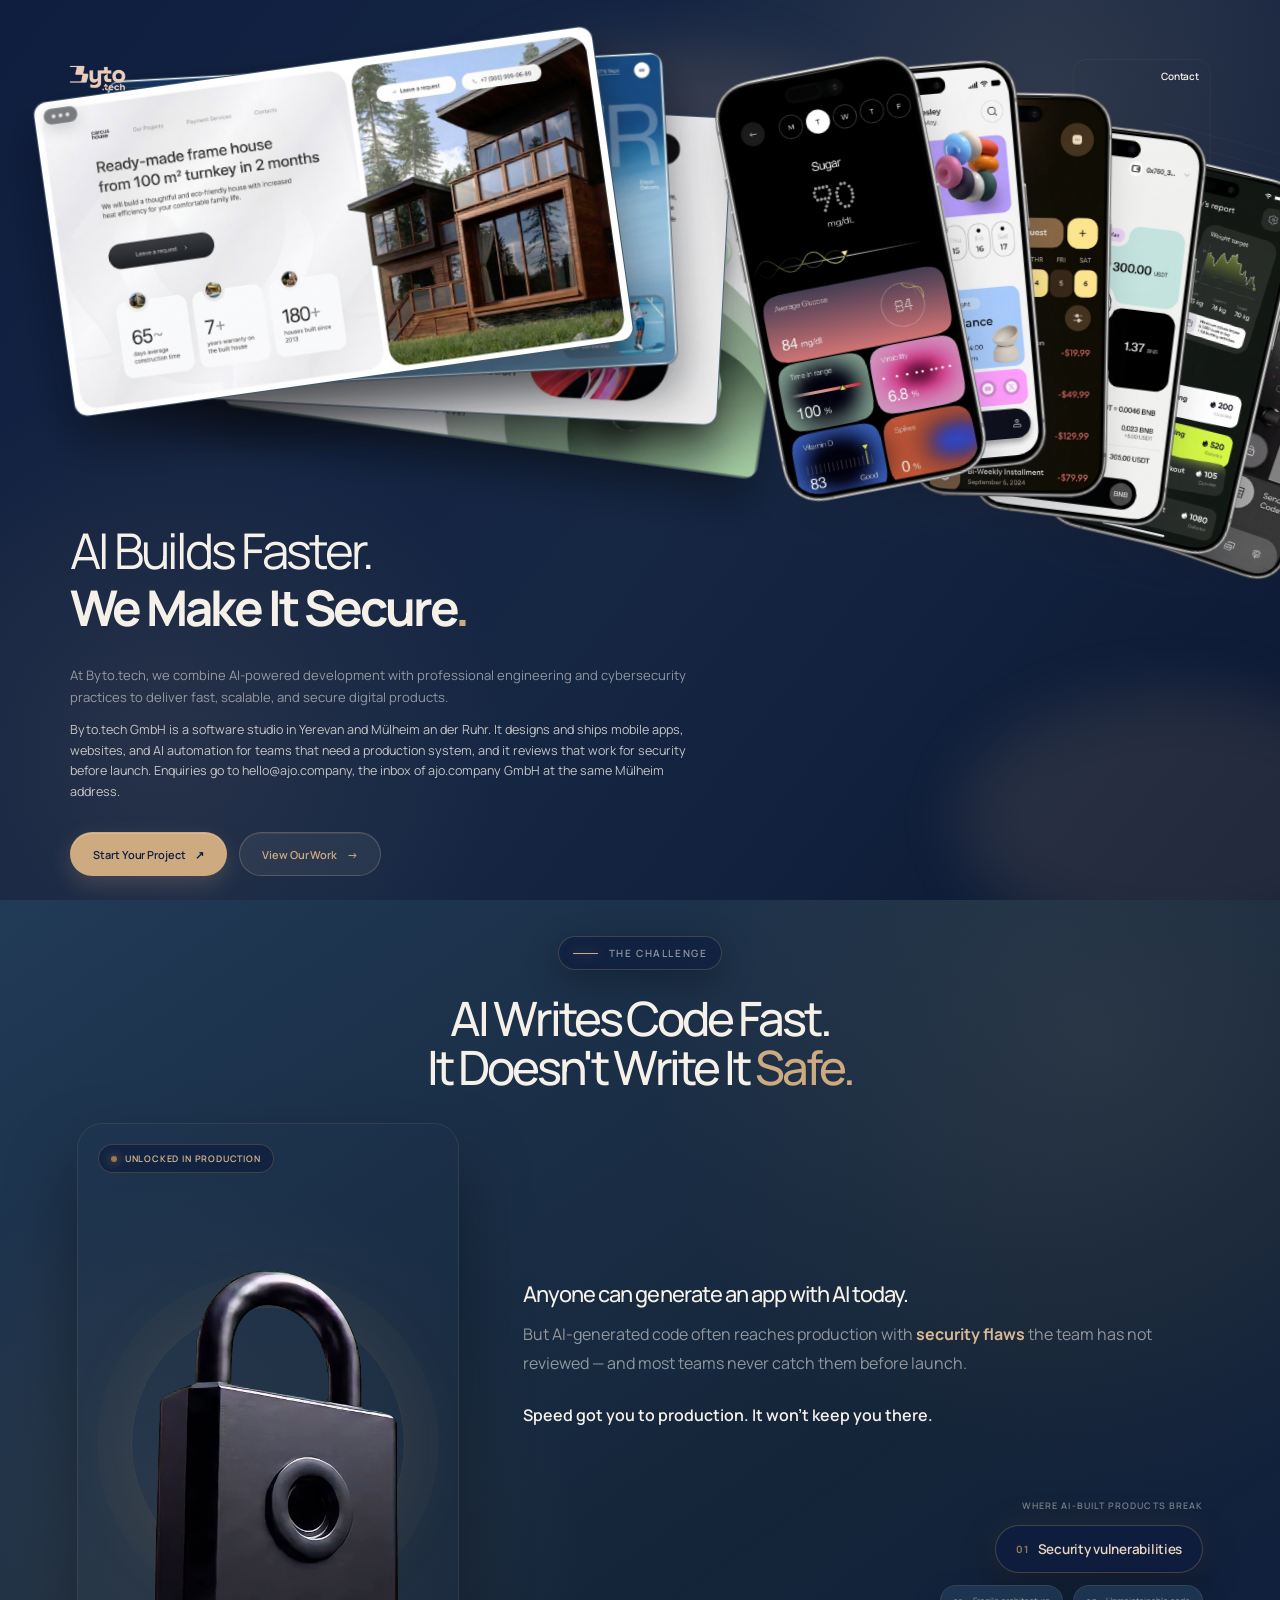
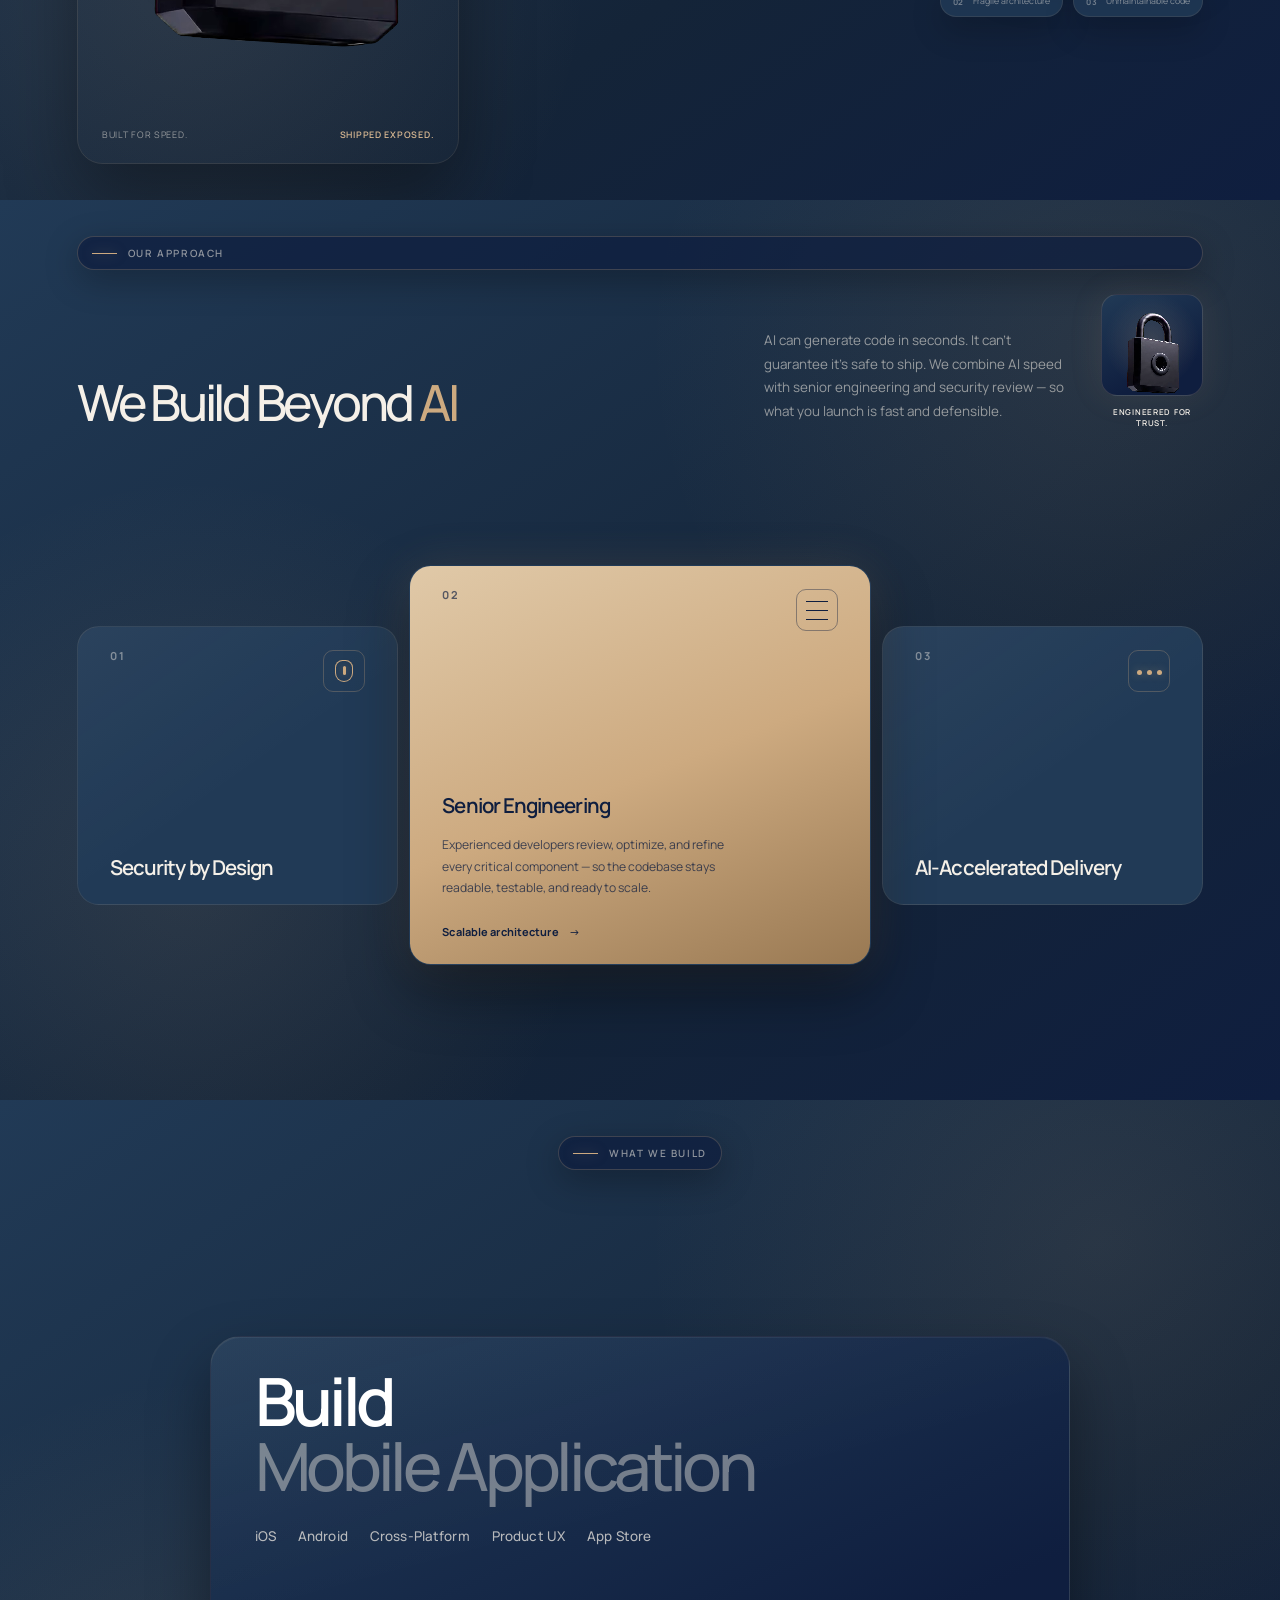
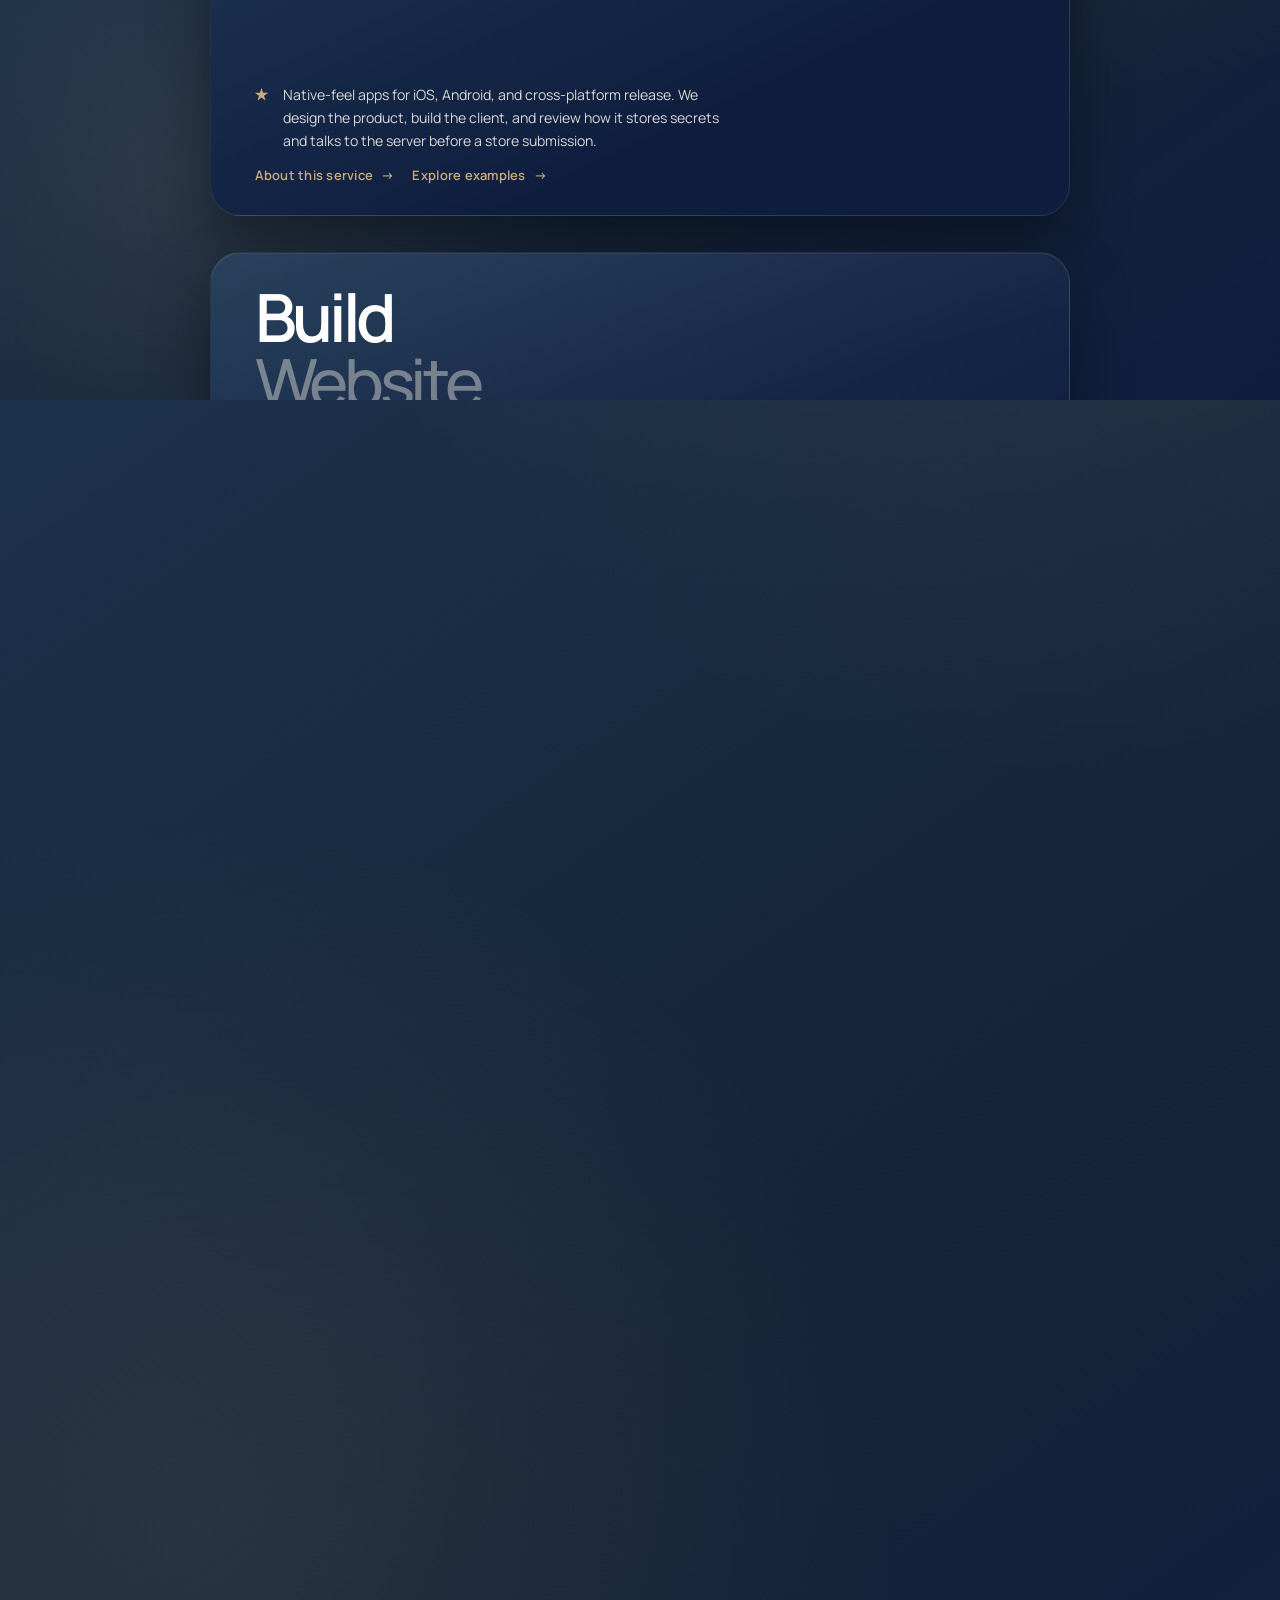
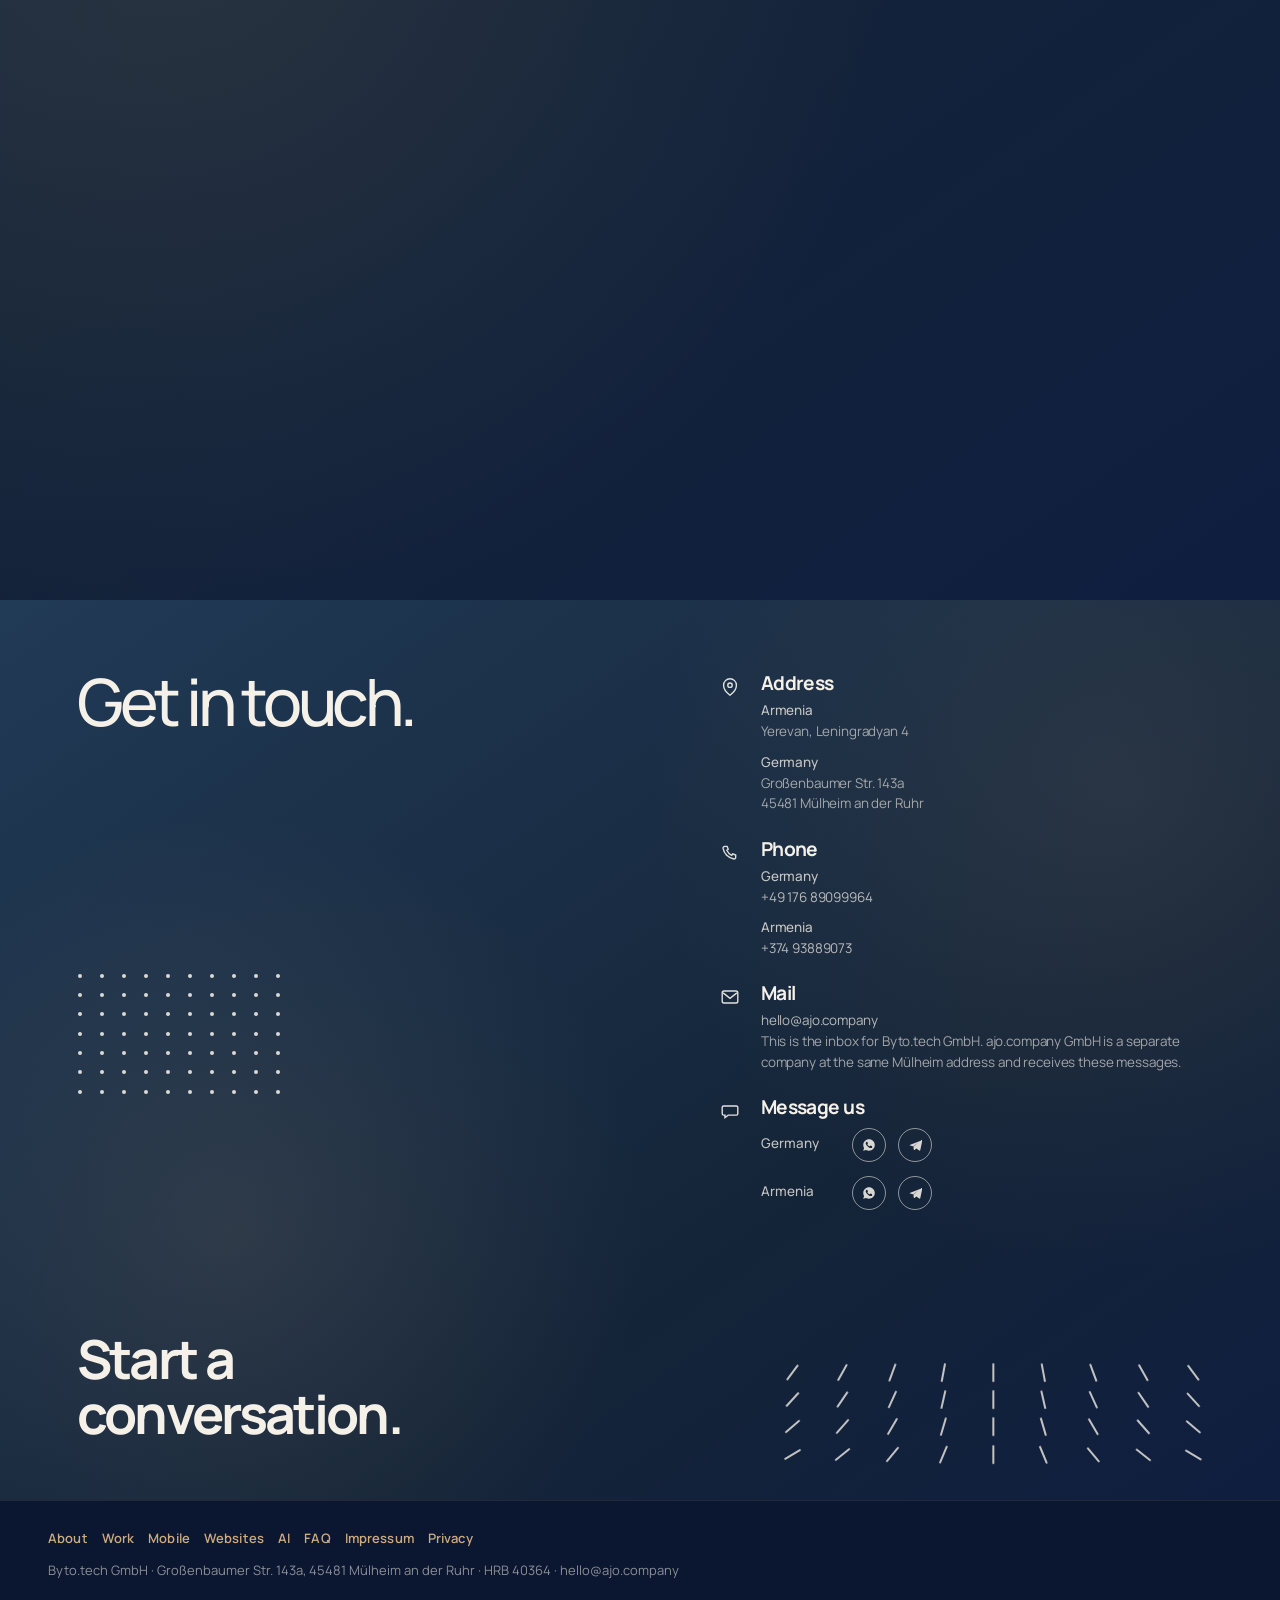
<file: index.html>
<!doctype html>
<html lang="en">
  <head>
    <meta charset="UTF-8" />
    <meta name="viewport" content="width=device-width, initial-scale=1.0" />
    <meta
      name="description"
      content="Byto.tech combines AI-powered development, professional engineering, and cybersecurity to build fast, scalable, secure digital products."
    />
    <title>Byto.tech — Secure AI-Powered Development</title>
    <link rel="canonical" href="https://byto.tech/" />
    <meta property="og:type" content="website" />
    <meta property="og:site_name" content="Byto.tech" />
    <meta property="og:title" content="Byto.tech — Secure AI-Powered Development" />
    <meta
      property="og:description"
      content="Byto.tech combines AI-powered development, professional engineering, and cybersecurity to build fast, scalable, secure digital products."
    />
    <meta property="og:url" content="https://byto.tech/" />
    <meta property="og:image" content="https://byto.tech/assets/images/brand/byto-logo.png" />
    <meta name="twitter:card" content="summary_large_image" />
    <meta name="twitter:title" content="Byto.tech — Secure AI-Powered Development" />
    <meta
      name="twitter:description"
      content="Byto.tech combines AI-powered development, professional engineering, and cybersecurity to build fast, scalable, secure digital products."
    />
    <meta name="twitter:image" content="https://byto.tech/assets/images/brand/byto-logo.png" />
    <link rel="icon" href="assets/images/brand/byto-logo.png" type="image/png" />
    <script>
      if ("scrollRestoration" in history) history.scrollRestoration = "manual";
      (function () {
        var hash = location.hash;
        var resume = false;
        try {
          resume =
            hash === "#services" ||
            hash === "#contact" ||
            !!sessionStorage.getItem("byto:return");
        } catch (e) {}
        document.documentElement.classList.add(
          resume ? "intro-skipped" : "intro-playing",
        );
      })();
    </script>
    <link rel="preconnect" href="https://fonts.googleapis.com" />
    <link rel="preconnect" href="https://fonts.gstatic.com" crossorigin />
    <link
      href="https://fonts.googleapis.com/css2?family=Manrope:wght@400;500;600;700&display=swap"
      rel="stylesheet"
    />
    <link rel="stylesheet" href="css/base.css" />
    <link rel="stylesheet" href="css/layout.css" />
    <link rel="stylesheet" href="css/components.css" />
    <link rel="stylesheet" href="css/pages/home.css" />
    <link rel="stylesheet" href="css/pages/content.css" />
    <script type="application/ld+json">
      {
        "@context": "https://schema.org",
        "@graph": [
          {
            "@type": "Organization",
            "@id": "https://byto.tech/#organization",
            "name": "Byto.tech GmbH",
            "legalName": "Byto.tech GmbH",
            "url": "https://byto.tech",
            "logo": "https://byto.tech/assets/images/brand/byto-logo.png",
            "email": "hello@ajo.company",
            "description": "Byto.tech GmbH designs and ships mobile applications, websites, and AI automation, and reviews that work for security before launch.",
            "address": [
              {
                "@type": "PostalAddress",
                "streetAddress": "Großenbaumer Str. 143a",
                "postalCode": "45481",
                "addressLocality": "Mülheim an der Ruhr",
                "addressCountry": "DE"
              },
              {
                "@type": "PostalAddress",
                "streetAddress": "Leningradyan 4",
                "addressLocality": "Yerevan",
                "addressCountry": "AM"
              }
            ],
            "contactPoint": [
              {
                "@type": "ContactPoint",
                "telephone": "+49-176-89099964",
                "email": "hello@ajo.company",
                "contactType": "customer service",
                "areaServed": "DE",
                "availableLanguage": ["English", "German"]
              },
              {
                "@type": "ContactPoint",
                "telephone": "+374-93-889073",
                "contactType": "customer service",
                "areaServed": "AM",
                "availableLanguage": ["English"]
              }
            ]
          },
          {
            "@type": "WebSite",
            "@id": "https://byto.tech/#website",
            "url": "https://byto.tech",
            "name": "Byto.tech",
            "publisher": { "@id": "https://byto.tech/#organization" }
          },
          {
            "@type": "Service",
            "@id": "https://byto.tech/services/mobile.html#service",
            "name": "Mobile application development",
            "serviceType": "Mobile application development",
            "url": "https://byto.tech/services/mobile.html",
            "provider": { "@id": "https://byto.tech/#organization" },
            "areaServed": ["DE", "AM"],
            "description": "iOS, Android, and cross-platform applications with product UX and a security review before store release."
          },
          {
            "@type": "Service",
            "@id": "https://byto.tech/services/websites.html#service",
            "name": "Website development",
            "serviceType": "Website development",
            "url": "https://byto.tech/services/websites.html",
            "provider": { "@id": "https://byto.tech/#organization" },
            "areaServed": ["DE", "AM"],
            "description": "Marketing sites, web applications, and e-commerce with performance and security review before launch."
          },
          {
            "@type": "Service",
            "@id": "https://byto.tech/services/ai-automation.html#service",
            "name": "AI automation",
            "serviceType": "AI automation",
            "url": "https://byto.tech/services/ai-automation.html",
            "provider": { "@id": "https://byto.tech/#organization" },
            "areaServed": ["DE", "AM"],
            "description": "Workflows, agents, and integrations with human control where a wrong action would matter."
          }
        ]
      }
    </script>
    <link rel="preload" as="image" href="assets/images/brand/logo-parts/B.png" />
    <link rel="preload" as="image" href="assets/images/brand/logo-parts/Y.png" />
    <link rel="preload" as="image" href="assets/images/brand/logo-parts/T.png" />
    <link rel="preload" as="image" href="assets/images/brand/logo-parts/O.png" />
    <link rel="preload" as="image" href="assets/images/brand/logo-parts/tech.png" />
  </head>
  <body>
    <div class="logo-intro" aria-hidden="true">
      <div class="logo-intro-lockup">
        <div class="logo-intro-byto">
          <img
            class="logo-part logo-part-b"
            src="assets/images/brand/logo-parts/B.png"
            alt="Letter B in the Byto.tech logo"
            width="272"
            height="396"
          />
          <img
            class="logo-part logo-part-y"
            src="assets/images/brand/logo-parts/Y.png"
            alt="Letter Y in the Byto.tech logo"
            width="172"
            height="396"
          />
          <div class="logo-intro-tail">
            <div class="logo-intro-to">
              <img
                class="logo-part logo-part-t"
                src="assets/images/brand/logo-parts/T.png"
                alt="Letter T in the Byto.tech logo"
                width="147"
                height="275"
              />
              <img
                class="logo-part logo-part-o"
                src="assets/images/brand/logo-parts/O.png"
                alt="Letter O in the Byto.tech logo"
                width="194"
                height="270"
              />
            </div>
            <img
              class="logo-part logo-part-tech"
              src="assets/images/brand/logo-parts/tech.png"
              alt="The word tech in the Byto.tech logo"
              width="339"
              height="124"
            />
          </div>
        </div>
      </div>
    </div>

    <main class="stage">
      <section class="hero" aria-labelledby="hero-title">
        <header class="nav">
          <a class="brand" href="#" aria-label="Byto.tech home">
            <img
              class="brand-logo"
              src="assets/images/brand/byto-logo.png"
              alt="Byto.tech"
              width="840"
              height="396"
              decoding="async"
            />
          </a>
          <a class="waitlist" href="#contact">Contact</a>
        </header>

        <div class="ambient ambient-one" aria-hidden="true"></div>
        <div class="ambient ambient-two" aria-hidden="true"></div>
        <div class="outline-card" aria-hidden="true"></div>
        <div class="speed-lines" aria-hidden="true">
          <i></i><i></i><i></i><i></i><i></i>
        </div>

        <div class="card-scene portfolio-scene" aria-hidden="true">
          <div class="website-stack">
            <figure class="website-shot website-house">
              <span class="browser-bar"><i></i><i></i><i></i></span>
              <img
                src="assets/images/projects/websites/Screenshot_2026-08-05_at_9.21.00_pm.png_202608052128.jpeg"
                alt="Example property website"
              />
            </figure>
            <figure class="website-shot website-tennis">
              <span class="browser-bar"><i></i><i></i><i></i></span>
              <img
                src="assets/images/projects/websites/Screenshot_2026-08-05_at_9.22.42_pm.png_202608052130.jpeg"
                alt="Example tennis club website"
              />
            </figure>
            <figure class="website-shot website-studio">
              <span class="browser-bar"><i></i><i></i><i></i></span>
              <img
                src="assets/images/projects/websites/Screenshot_2026-08-05_at_9.23.11_pm.png_202608052129.jpeg"
                alt="Example studio website"
              />
            </figure>
            <figure class="website-shot website-audio">
              <span class="browser-bar"><i></i><i></i><i></i></span>
              <img
                src="assets/images/projects/websites/Screenshot_2026-08-05_at_9.24.02_pm.png_202608052130.jpeg"
                alt="Example audio website"
              />
            </figure>
          </div>

          <div class="phone-stack">
          <img
            class="phone-shot shot-health"
              src="assets/images/projects/apps/Place_UI_into_iPhone_mockup_202608052024-Photoroom.png"
            alt="Example health app on a phone"
          />
          <img
            class="phone-shot shot-fitness"
              src="assets/images/projects/apps/Place_UI_into_iPhone_mockup_202608052024%20(1)-Photoroom.png"
            alt="Example fitness app on a phone"
          />
          <img
            class="phone-shot shot-finance"
              src="assets/images/projects/apps/Place_UI_into_iPhone_mockup_202608052024%20(2)-Photoroom.png"
            alt="Example finance app on a phone"
          />

          <img
            class="phone-shot shot-swap"
            src="assets/images/projects/apps/Place_UI_into_iPhone_mockup_202608052023-Photoroom.png"
            alt="Example trading app on a phone"
          />
          <img
            class="phone-shot shot-report"
            src="assets/images/projects/apps/Place_UI_into_iPhone_mockup_202608052020-Photoroom.png"
            alt="Example reports app on a phone"
          />
          <img
            class="phone-shot shot-security"
            src="assets/images/projects/apps/Place_UI_into_iPhone_mockup_202608052025-Photoroom.png"
            alt="Example security app on a phone"
          />
          </div>
        </div>

        <div class="hero-copy">
          <h1 id="hero-title">
            <span class="line-mask">
              <span class="headline-line">AI Builds Faster.</span>
            </span>
            <span class="line-mask second-line">
              <strong class="headline-line">We Make It Secure<span class="accent-dot">.</span></strong>
            </span>
          </h1>

          <p class="hero-subtitle reveal-up">
            At Byto.tech, we combine AI-powered development with professional
            engineering and cybersecurity practices to deliver fast, scalable,
            and secure digital products.
          </p>
          <p class="hero-definition reveal-up">
            Byto.tech GmbH is a software studio in Yerevan and Mülheim an der
            Ruhr. It designs and ships mobile apps, websites, and AI automation
            for teams that need a production system, and it reviews that work
            for security before launch. Enquiries go to hello@ajo.company, the
            inbox of ajo.company GmbH at the same Mülheim address.
          </p>

          <div class="hero-actions reveal-up">
            <a
              class="button button-primary"
              href="#contact"
            >
              Start Your Project
              <span aria-hidden="true">↗</span>
            </a>
            <a class="button button-secondary" href="#services">
              View Our Work
              <span aria-hidden="true">→</span>
            </a>
          </div>
        </div>

      </section>

      <section class="problem-section content-section" aria-labelledby="problem-title">
        <div class="problem-panel">
          <div class="problem-intro">
            <span class="section-label problem-chip"><i></i> The challenge</span>
            <h2 id="problem-title">
              <span class="problem-title-line">AI Writes Code Fast.</span>
              <span class="problem-title-line">It Doesn't Write It <em>Safe.</em></span>
            </h2>
          </div>

          <div class="problem-showcase">
            <figure class="problem-visual">
              <div class="problem-orbit" aria-hidden="true"></div>
              <video autoplay muted loop playsinline aria-label="A padlock springing open">
                <source src="assets/videos/lock-transparent.webm" type="video/webm" />
              </video>
              <span class="problem-alert" aria-hidden="true">
                <i></i> Unlocked in production
              </span>
              <figcaption>
                <span>Built for speed.</span>
                <strong>Shipped exposed.</strong>
              </figcaption>
            </figure>

            <div class="problem-copy">
              <p class="problem-lead">
                Anyone can generate an app with AI today.
              </p>
              <p>
                But AI-generated code often reaches production with
                <b class="problem-stat">security flaws</b> the team has not
                reviewed — and most teams never catch them before launch.
              </p>
              <p class="problem-kicker">
                Speed got you to production. It won't keep you there.
              </p>

              <div class="risk-cloud" aria-label="Common risks">
                <em class="risk-caption">Where AI-built products break</em>
                <span class="risk-primary"><b>01</b> Security vulnerabilities</span>
                <div class="risk-minor">
                  <span><b>02</b> Fragile architecture</span>
                  <span><b>03</b> Unmaintainable code</span>
                </div>
              </div>
            </div>
          </div>
        </div>
      </section>

      <section class="solution-section content-section" aria-labelledby="solution-title">
        <div class="solution-panel">
          <div class="solution-intro">
            <span class="section-label solution-chip"><i></i> Our approach</span>
            <h2 id="solution-title">
              <span class="solution-title-line">We Build Beyond <span>AI</span></span>
            </h2>
            <div class="solution-lede">
              <p>
                AI can generate code in seconds. It can't guarantee it's safe to
                ship. We combine AI speed with senior engineering and security
                review — so what you launch is fast and defensible.
              </p>
              <figure class="solution-seal">
                <video
                  muted
                  playsinline
                  preload="auto"
                  data-playback="reverse"
                  aria-label="A padlock closing"
                >
                  <source src="assets/videos/lock-transparent.webm" type="video/webm" />
                </video>
                <figcaption>Engineered for trust.</figcaption>
              </figure>
            </div>
          </div>

          <div class="solution-grid">
            <article class="solution-card" tabindex="0">
              <div class="card-topline">
                <span class="card-number">01</span>
                <span class="card-icon card-icon-security" aria-hidden="true">
                  <i></i><i></i><i></i>
                </span>
              </div>
              <div class="card-body">
                <h3>Security by Design</h3>
                <div class="card-reveal">
                  <p>
                    We threat-model, review, and harden every build — catching
                    the vulnerabilities AI quietly introduces before they reach
                    production.
                  </p>
                  <span class="card-outcome">Defensible from day one <b>→</b></span>
                </div>
              </div>
            </article>

            <article class="solution-card is-active" data-default-card tabindex="0">
              <div class="card-topline">
                <span class="card-number">02</span>
                <span class="card-icon card-icon-engineering" aria-hidden="true">
                  <i></i><i></i><i></i>
                </span>
              </div>
              <div class="card-body">
                <h3>Senior Engineering</h3>
                <div class="card-reveal">
                  <p>
                    Experienced developers review, optimize, and refine every
                    critical component — so the codebase stays readable,
                    testable, and ready to scale.
                  </p>
                  <span class="card-outcome">Scalable architecture <b>→</b></span>
                </div>
              </div>
            </article>

            <article class="solution-card" tabindex="0">
              <div class="card-topline">
                <span class="card-number">03</span>
                <span class="card-icon card-icon-ai" aria-hidden="true">
                  <i></i><i></i><i></i>
                </span>
              </div>
              <div class="card-body">
                <h3>AI-Accelerated Delivery</h3>
                <div class="card-reveal">
                  <p>
                    Modern AI tooling compresses delivery time — used as an
                    instrument, never as the safeguard.
                  </p>
                  <span class="card-outcome">Faster delivery <b>→</b></span>
                </div>
              </div>
            </article>
          </div>
        </div>
      </section>

      <section id="services" class="services-section content-section" aria-labelledby="services-title">
        <div class="services-track">
          <div class="services-pin">
            <div class="services-panel">
              <header class="services-intro">
                <span class="section-label services-chip"><i></i> What we build</span>
                <h2 id="services-title" class="visually-hidden">Our services</h2>
              </header>

              <div class="services-stack" data-services-stack>
                <article class="service-card" style="--stack-i: 0">
                  <div class="service-card-body">
                    <h3>
                      <span class="service-title-lead">Build</span>
                      <span class="service-title-rest">Mobile Application</span>
                    </h3>
                    <ul class="service-tags" aria-label="Focus areas">
                      <li>iOS</li>
                      <li>Android</li>
                      <li>Cross-Platform</li>
                      <li>Product UX</li>
                      <li>App Store</li>
                    </ul>
                    <p class="service-copy">
                      <i class="service-star" aria-hidden="true"></i>
                      Native-feel apps for iOS, Android, and cross-platform
                      release. We design the product, build the client, and
                      review how it stores secrets and talks to the server
                      before a store submission.
                    </p>
                    <span class="service-links">
                      <a class="service-cta" href="services/mobile.html">About this service <b aria-hidden="true">→</b></a>
                      <a class="service-cta" href="work.html?service=mobile">Explore examples <b aria-hidden="true">→</b></a>
                    </span>
                  </div>
                </article>

                <article class="service-card" style="--stack-i: 1">
                  <div class="service-card-body">
                    <h3>
                      <span class="service-title-lead">Build</span>
                      <span class="service-title-rest">Website</span>
                    </h3>
                    <ul class="service-tags" aria-label="Focus areas">
                      <li>Web Apps</li>
                      <li>Marketing Sites</li>
                      <li>E-commerce</li>
                      <li>Performance</li>
                      <li>CMS</li>
                    </ul>
                    <p class="service-copy">
                      <i class="service-star" aria-hidden="true"></i>
                      Marketing sites, web apps, and e-commerce that stay fast
                      after launch. The review covers rendering, forms, and the
                      paths where a visitor sends data.
                    </p>
                    <span class="service-links">
                      <a class="service-cta" href="services/websites.html">About this service <b aria-hidden="true">→</b></a>
                      <a class="service-cta" href="work.html?service=website">Explore examples <b aria-hidden="true">→</b></a>
                    </span>
                  </div>
                </article>

                <article class="service-card" style="--stack-i: 2">
                  <div class="service-card-body">
                    <h3>
                      <span class="service-title-lead">AI</span>
                      <span class="service-title-rest">Automation</span>
                    </h3>
                    <ul class="service-tags" aria-label="Focus areas">
                      <li>Workflows</li>
                      <li>Agents</li>
                      <li>Integrations</li>
                      <li>LLM Systems</li>
                      <li>Ops</li>
                    </ul>
                    <p class="service-copy">
                      <i class="service-star" aria-hidden="true"></i>
                      Workflows, agents, and integrations that remove busywork
                      while a person stays in control of decisions that matter.
                      We design the permissions and the failure path, not only
                      the prompt.
                    </p>
                    <span class="service-links">
                      <a class="service-cta" href="services/ai-automation.html">About this service <b aria-hidden="true">→</b></a>
                      <a class="service-cta" href="work.html?service=ai">Explore examples <b aria-hidden="true">→</b></a>
                    </span>
                  </div>
                </article>
              </div>
            </div>
          </div>
        </div>
      </section>

      <section id="contact" class="contact-section content-section" aria-labelledby="contact-title">
        <div class="contact-panel">
          <div class="contact-layout">
            <div class="contact-left">
              <h2 id="contact-title" class="contact-heading">Get in touch.</h2>
              <div class="contact-dots" aria-hidden="true" data-contact-dots></div>
              <p class="contact-subheading">Start a conversation.</p>
            </div>

            <div class="contact-right">
              <ul class="contact-list">
                <li class="contact-item">
                  <span class="contact-icon" aria-hidden="true">
                    <svg viewBox="0 0 24 24" fill="none" stroke="currentColor" stroke-width="1.5">
                      <path d="M12 21s7-5.4 7-11a7 7 0 1 0-14 0c0 5.6 7 11 7 11z" />
                      <circle cx="12" cy="10" r="2.4" />
                    </svg>
                  </span>
                  <div class="contact-item-body">
                    <h3>Address</h3>
                    <div class="contact-entries">
                      <p>
                        <strong>Armenia</strong>
                        Yerevan, Leningradyan 4
                      </p>
                      <p>
                        <strong>Germany</strong>
                        Großenbaumer Str. 143a<br />
                        45481 Mülheim an der Ruhr
                      </p>
                    </div>
                  </div>
                </li>

                <li class="contact-item">
                  <span class="contact-icon" aria-hidden="true">
                    <svg viewBox="0 0 24 24" fill="none" stroke="currentColor" stroke-width="1.5">
                      <path d="M6.2 4.8h2.6l1.3 3.2-1.6 1.1a10.4 10.4 0 0 0 5.4 5.4l1.1-1.6 3.2 1.3v2.6a1.8 1.8 0 0 1-1.9 1.8A14.4 14.4 0 0 1 4.4 6.7a1.8 1.8 0 0 1 1.8-1.9z" />
                    </svg>
                  </span>
                  <div class="contact-item-body">
                    <h3>Phone</h3>
                    <div class="contact-entries">
                      <p>
                        <strong>Germany</strong>
                        <a href="tel:+4917689099964">+49 176 89099964</a>
                      </p>
                      <p>
                        <strong>Armenia</strong>
                        <a href="tel:+37493889073">+374 93889073</a>
                      </p>
                    </div>
                  </div>
                </li>

                <li class="contact-item">
                  <span class="contact-icon" aria-hidden="true">
                    <svg viewBox="0 0 24 24" fill="none" stroke="currentColor" stroke-width="1.5">
                      <rect x="3.5" y="5.5" width="17" height="13" rx="2" />
                      <path d="m4.5 7.5 7.5 6 7.5-6" />
                    </svg>
                  </span>
                  <div class="contact-item-body">
                    <h3>Mail</h3>
                    <p>
                      <a
                        href="mailto:hello@ajo.company?subject=Hello%20%E2%80%94%20I%27d%20like%20to%20start%20a%20conversation.&body=Hi%2C%0A%0AI%27d%20like%20to%20get%20in%20touch.%0A%0A"
                      >hello@ajo.company</a>
                    </p>
                    <p>
                      This is the inbox for Byto.tech GmbH. ajo.company GmbH
                      is a separate company at the same Mülheim address and
                      receives these messages.
                    </p>
                  </div>
                </li>

                <li class="contact-item">
                  <span class="contact-icon" aria-hidden="true">
                    <svg viewBox="0 0 24 24" fill="none" stroke="currentColor" stroke-width="1.5">
                      <path d="M5 6.5h14a1.5 1.5 0 0 1 1.5 1.5v7a1.5 1.5 0 0 1-1.5 1.5H10l-3.5 2.8V16.5H5A1.5 1.5 0 0 1 3.5 15v-7A1.5 1.5 0 0 1 5 6.5z" />
                    </svg>
                  </span>
                  <div class="contact-item-body">
                    <h3>Message us</h3>
                    <div class="contact-message-rows">
                      <div class="contact-message-row">
                        <span>Germany</span>
                        <div class="contact-social">
                          <a
                            href="https://wa.me/4917689099964?text=Hi%20%E2%80%94%20I%27d%20like%20to%20start%20a%20conversation."
                            aria-label="WhatsApp Germany"
                            target="_blank"
                            rel="noopener noreferrer"
                          >
                            <svg viewBox="0 0 24 24" aria-hidden="true">
                              <path fill="currentColor" d="M12.04 2C6.58 2 2.15 6.4 2.15 11.83c0 1.93.52 3.75 1.44 5.33L2 22l4.99-1.55a9.86 9.86 0 0 0 5.05 1.36h.01c5.46 0 9.89-4.4 9.89-9.83C21.94 6.4 17.5 2 12.04 2zm5.76 13.9c-.24.68-1.4 1.24-1.93 1.32-.5.07-1.13.1-1.82-.11-.42-.13-.96-.31-1.65-.61-2.9-1.26-4.79-4.2-4.93-4.4-.14-.19-1.15-1.53-1.15-2.92s.73-2.07.99-2.35c.24-.27.54-.34.72-.34h.52c.17 0 .4-.06.62.47.24.58.81 2 .88 2.14.07.14.12.3.02.48-.1.19-.14.3-.28.47-.14.16-.29.36-.42.49-.14.14-.28.29-.12.56.16.27.7 1.15 1.5 1.86 1.03.92 1.9 1.2 2.17 1.34.27.13.43.11.59-.07.16-.18.68-.79.86-1.06.18-.27.36-.22.61-.13.24.09 1.55.73 1.81.86.27.14.44.2.51.31.07.11.07.64-.17 1.32z" />
                            </svg>
                          </a>
                          <a
                            href="https://t.me/+4917689099964"
                            aria-label="Telegram Germany"
                            target="_blank"
                            rel="noopener noreferrer"
                          >
                            <svg viewBox="0 0 24 24" aria-hidden="true">
                              <path fill="currentColor" d="M21.8 4.6 3.9 11.5c-1.2.47-1.19 1.13-.22 1.42l4.57 1.43 1.76 5.4c.23.64.12.9.77.9.5 0 .73-.23 1.01-.5l2.43-2.36 5.05 3.73c.93.51 1.6.25 1.83-.86l3.31-15.58c.34-1.36-.52-1.98-1.61-1.48zM9.7 14.7l-.2 3.1-.9-3.05L18.5 7.4 9.7 14.7z" />
                            </svg>
                          </a>
                        </div>
                      </div>
                      <div class="contact-message-row">
                        <span>Armenia</span>
                        <div class="contact-social">
                          <a
                            href="https://wa.me/37493889073?text=Hi%20%E2%80%94%20I%27d%20like%20to%20start%20a%20conversation."
                            aria-label="WhatsApp Armenia"
                            target="_blank"
                            rel="noopener noreferrer"
                          >
                            <svg viewBox="0 0 24 24" aria-hidden="true">
                              <path fill="currentColor" d="M12.04 2C6.58 2 2.15 6.4 2.15 11.83c0 1.93.52 3.75 1.44 5.33L2 22l4.99-1.55a9.86 9.86 0 0 0 5.05 1.36h.01c5.46 0 9.89-4.4 9.89-9.83C21.94 6.4 17.5 2 12.04 2zm5.76 13.9c-.24.68-1.4 1.24-1.93 1.32-.5.07-1.13.1-1.82-.11-.42-.13-.96-.31-1.65-.61-2.9-1.26-4.79-4.2-4.93-4.4-.14-.19-1.15-1.53-1.15-2.92s.73-2.07.99-2.35c.24-.27.54-.34.72-.34h.52c.17 0 .4-.06.62.47.24.58.81 2 .88 2.14.07.14.12.3.02.48-.1.19-.14.3-.28.47-.14.16-.29.36-.42.49-.14.14-.28.29-.12.56.16.27.7 1.15 1.5 1.86 1.03.92 1.9 1.2 2.17 1.34.27.13.43.11.59-.07.16-.18.68-.79.86-1.06.18-.27.36-.22.61-.13.24.09 1.55.73 1.81.86.27.14.44.2.51.31.07.11.07.64-.17 1.32z" />
                            </svg>
                          </a>
                          <a
                            href="https://t.me/+37493889073"
                            aria-label="Telegram Armenia"
                            target="_blank"
                            rel="noopener noreferrer"
                          >
                            <svg viewBox="0 0 24 24" aria-hidden="true">
                              <path fill="currentColor" d="M21.8 4.6 3.9 11.5c-1.2.47-1.19 1.13-.22 1.42l4.57 1.43 1.76 5.4c.23.64.12.9.77.9.5 0 .73-.23 1.01-.5l2.43-2.36 5.05 3.73c.93.51 1.6.25 1.83-.86l3.31-15.58c.34-1.36-.52-1.98-1.61-1.48zM9.7 14.7l-.2 3.1-.9-3.05L18.5 7.4 9.7 14.7z" />
                            </svg>
                          </a>
                        </div>
                      </div>
                    </div>
                  </div>
                </li>
              </ul>

              <div class="contact-rays" aria-hidden="true" data-contact-rays></div>
            </div>
          </div>
        </div>
      </section>
    </main>

    <footer class="site-footer home-footer">
      <div class="site-footer-bar">
        <nav aria-label="Footer">
          <a href="about.html">About</a>
          <a href="work.html">Work</a>
          <a href="services/mobile.html">Mobile</a>
          <a href="services/websites.html">Websites</a>
          <a href="services/ai-automation.html">AI</a>
          <a href="faq.html">FAQ</a>
          <a href="impressum.html">Impressum</a>
          <a href="privacy.html">Privacy</a>
        </nav>
      </div>
      <p>Byto.tech GmbH · Großenbaumer Str. 143a, 45481 Mülheim an der Ruhr · HRB 40364 · hello@ajo.company</p>
    </footer>

    <script src="js/main.js"></script>
    <script src="js/home.js"></script>
  </body>
</html>
</file>
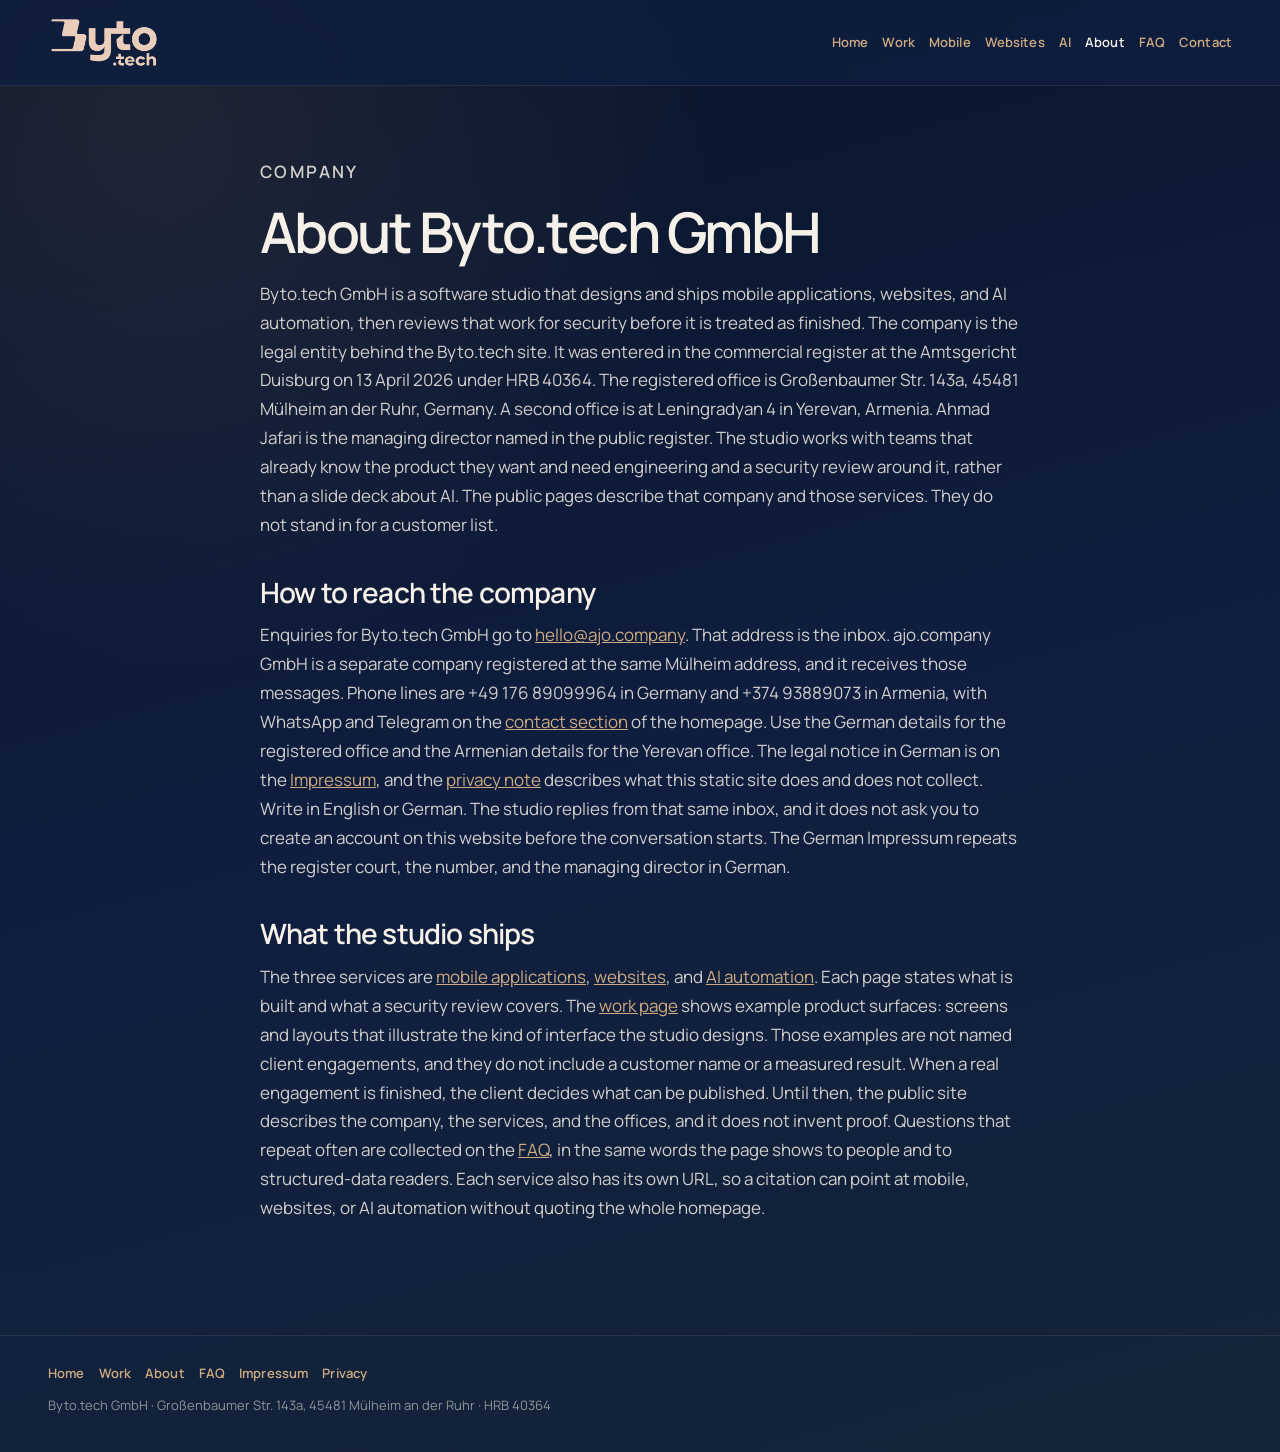
<file: about.html>
<!doctype html>
<html lang="en">
  <head>
    <meta charset="UTF-8" />
    <meta name="viewport" content="width=device-width, initial-scale=1.0" />
    <title>About — Byto.tech</title>
    <meta
      name="description"
      content="Byto.tech GmbH is a software studio in Yerevan and Mülheim an der Ruhr. Enquiries go to hello@ajo.company."
    />
    <link rel="canonical" href="https://byto.tech/about.html" />
    <meta property="og:type" content="website" />
    <meta property="og:site_name" content="Byto.tech" />
    <meta property="og:title" content="About — Byto.tech" />
    <meta
      property="og:description"
      content="Byto.tech GmbH is a software studio in Yerevan and Mülheim an der Ruhr. Enquiries go to hello@ajo.company."
    />
    <meta property="og:url" content="https://byto.tech/about.html" />
    <meta property="og:image" content="https://byto.tech/assets/images/brand/byto-logo.png" />
    <meta name="twitter:card" content="summary_large_image" />
    <meta name="twitter:title" content="About — Byto.tech" />
    <meta
      name="twitter:description"
      content="Byto.tech GmbH is a software studio in Yerevan and Mülheim an der Ruhr. Enquiries go to hello@ajo.company."
    />
    <meta name="twitter:image" content="https://byto.tech/assets/images/brand/byto-logo.png" />
    <link rel="icon" href="assets/images/brand/byto-logo.png" type="image/png" />
    <link rel="preconnect" href="https://fonts.googleapis.com" />
    <link rel="preconnect" href="https://fonts.gstatic.com" crossorigin />
    <link
      href="https://fonts.googleapis.com/css2?family=Manrope:wght@400;500;600;700&display=swap"
      rel="stylesheet"
    />
    <link rel="stylesheet" href="css/base.css" />
    <link rel="stylesheet" href="css/pages/content.css" />
    <script type="application/ld+json">
      {
        "@context": "https://schema.org",
        "@graph": [
          {
            "@type": "Organization",
            "@id": "https://byto.tech/#organization",
            "name": "Byto.tech GmbH",
            "legalName": "Byto.tech GmbH",
            "url": "https://byto.tech",
            "logo": "https://byto.tech/assets/images/brand/byto-logo.png",
            "email": "hello@ajo.company",
            "description": "Byto.tech GmbH designs and ships mobile applications, websites, and AI automation, and reviews that work for security before launch.",
            "address": [
              {
                "@type": "PostalAddress",
                "streetAddress": "Großenbaumer Str. 143a",
                "postalCode": "45481",
                "addressLocality": "Mülheim an der Ruhr",
                "addressCountry": "DE"
              },
              {
                "@type": "PostalAddress",
                "streetAddress": "Leningradyan 4",
                "addressLocality": "Yerevan",
                "addressCountry": "AM"
              }
            ],
            "contactPoint": [
              {
                "@type": "ContactPoint",
                "telephone": "+49-176-89099964",
                "email": "hello@ajo.company",
                "contactType": "customer service",
                "areaServed": "DE",
                "availableLanguage": ["English", "German"]
              },
              {
                "@type": "ContactPoint",
                "telephone": "+374-93-889073",
                "contactType": "customer service",
                "areaServed": "AM",
                "availableLanguage": ["English"]
              }
            ],
            "employee": {
              "@type": "Person",
              "name": "Ahmad Jafari",
              "jobTitle": "Managing Director"
            }
          },
          {
            "@type": "AboutPage",
            "@id": "https://byto.tech/about.html#webpage",
            "url": "https://byto.tech/about.html",
            "name": "About Byto.tech",
            "isPartOf": { "@id": "https://byto.tech/#website" },
            "about": { "@id": "https://byto.tech/#organization" },
            "publisher": { "@id": "https://byto.tech/#organization" }
          },
          {
            "@type": "WebSite",
            "@id": "https://byto.tech/#website",
            "url": "https://byto.tech",
            "name": "Byto.tech",
            "publisher": { "@id": "https://byto.tech/#organization" }
          }
        ]
      }
    </script>
  </head>
  <body class="content-page">
    <header class="content-nav">
      <a class="content-brand" href="index.html" aria-label="Byto.tech home">
        <img src="assets/images/brand/byto-logo.png" alt="Byto.tech" width="840" height="396" />
      </a>
      <nav aria-label="Primary">
        <a href="index.html">Home</a>
        <a href="work.html">Work</a>
        <a href="services/mobile.html">Mobile</a>
        <a href="services/websites.html">Websites</a>
        <a href="services/ai-automation.html">AI</a>
        <a href="about.html" aria-current="page">About</a>
        <a href="faq.html">FAQ</a>
        <a href="index.html#contact">Contact</a>
      </nav>
    </header>
    <main class="content-main">
      <article>
        <p class="content-kicker">Company</p>
        <h1>About Byto.tech GmbH</h1>
        <p>
          Byto.tech GmbH is a software studio that designs and ships mobile
          applications, websites, and AI automation, then reviews that work
          for security before it is treated as finished. The company is the
          legal entity behind the Byto.tech site. It was entered in the
          commercial register at the Amtsgericht Duisburg on 13 April 2026
          under HRB 40364. The registered office is Großenbaumer Str. 143a,
          45481 Mülheim an der Ruhr, Germany. A second office is at
          Leningradyan 4 in Yerevan, Armenia. Ahmad Jafari is the managing
          director named in the public register. The studio works with teams
          that already know the product they want and need engineering and
          a security review around it, rather than a slide deck about AI.
          The public pages describe that company and those services. They
          do not stand in for a customer list.
        </p>
        <h2>How to reach the company</h2>
        <p>
          Enquiries for Byto.tech GmbH go to
          <a href="mailto:hello@ajo.company">hello@ajo.company</a>. That
          address is the inbox. ajo.company GmbH is a separate company
          registered at the same Mülheim address, and it receives those
          messages. Phone lines are +49 176 89099964 in Germany and
          +374 93889073 in Armenia, with WhatsApp and Telegram on the
          <a href="index.html#contact">contact section</a> of the homepage.
          Use the German details for the registered office and the Armenian
          details for the Yerevan office. The legal notice in German is on
          the <a href="impressum.html">Impressum</a>, and the
          <a href="privacy.html">privacy note</a> describes what this static
          site does and does not collect. Write in English or German. The
          studio replies from that same inbox, and it does not ask you to
          create an account on this website before the conversation starts.
          The German Impressum repeats the register court, the number, and
          the managing director in German.
        </p>
        <h2>What the studio ships</h2>
        <p>
          The three services are
          <a href="services/mobile.html">mobile applications</a>,
          <a href="services/websites.html">websites</a>, and
          <a href="services/ai-automation.html">AI automation</a>. Each page
          states what is built and what a security review covers. The
          <a href="work.html">work page</a> shows example product surfaces:
          screens and layouts that illustrate the kind of interface the
          studio designs. Those examples are not named client engagements,
          and they do not include a customer name or a measured result.
          When a real engagement is finished, the client decides what can
          be published. Until then, the public site describes the company,
          the services, and the offices, and it does not invent proof.
          Questions that repeat often are collected on the
          <a href="faq.html">FAQ</a>, in the same words the page shows to
          people and to structured-data readers. Each service also has its
          own URL, so a citation can point at mobile, websites, or AI
          automation without quoting the whole homepage.
        </p>
      </article>
    </main>
    <footer class="site-footer">
      <div class="site-footer-bar">
        <nav aria-label="Footer">
          <a href="index.html">Home</a>
          <a href="work.html">Work</a>
          <a href="about.html">About</a>
          <a href="faq.html">FAQ</a>
          <a href="impressum.html">Impressum</a>
          <a href="privacy.html">Privacy</a>
        </nav>
      </div>
      <p>Byto.tech GmbH · Großenbaumer Str. 143a, 45481 Mülheim an der Ruhr · HRB 40364</p>
    </footer>
  </body>
</html>
</file>
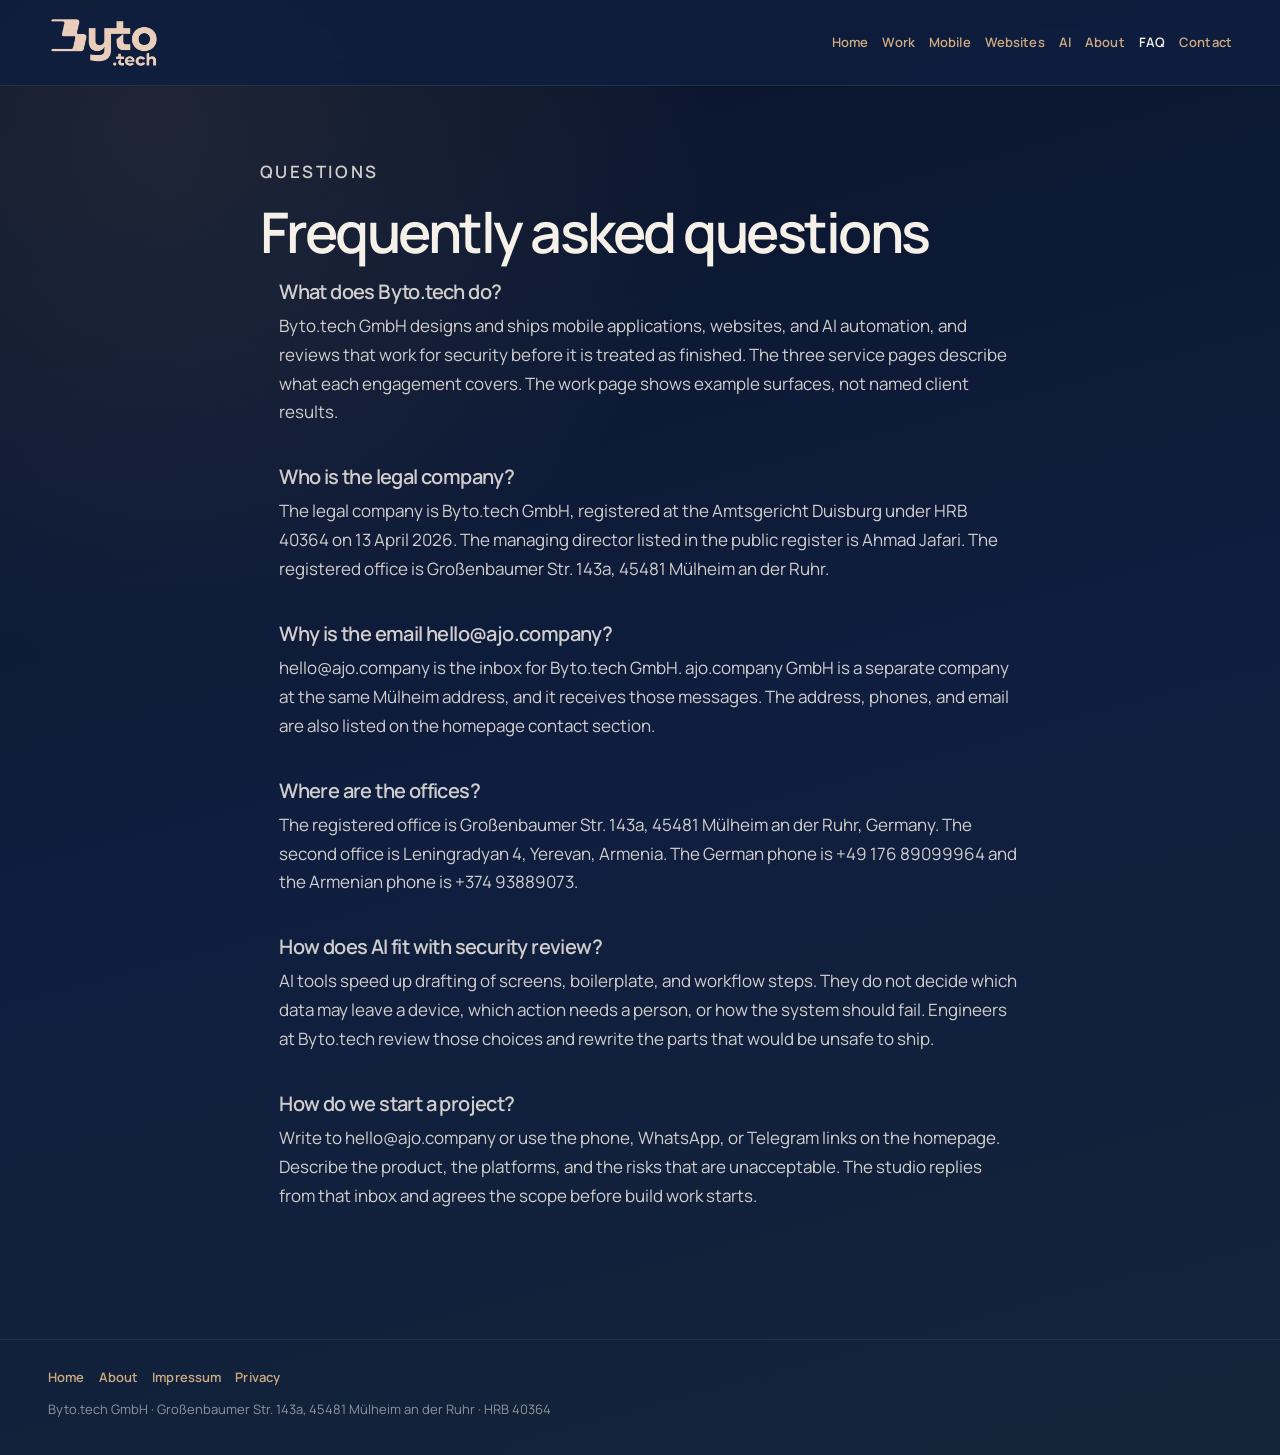
<file: faq.html>
<!doctype html>
<html lang="en">
  <head>
    <meta charset="UTF-8" />
    <meta name="viewport" content="width=device-width, initial-scale=1.0" />
    <title>FAQ — Byto.tech</title>
    <meta
      name="description"
      content="Answers about Byto.tech GmbH: services, offices, the hello@ajo.company inbox, and how AI is used with security review."
    />
    <link rel="canonical" href="https://byto.tech/faq.html" />
    <meta property="og:type" content="website" />
    <meta property="og:site_name" content="Byto.tech" />
    <meta property="og:title" content="FAQ — Byto.tech" />
    <meta
      property="og:description"
      content="Answers about Byto.tech GmbH: services, offices, the hello@ajo.company inbox, and how AI is used with security review."
    />
    <meta property="og:url" content="https://byto.tech/faq.html" />
    <meta property="og:image" content="https://byto.tech/assets/images/brand/byto-logo.png" />
    <meta name="twitter:card" content="summary_large_image" />
    <meta name="twitter:title" content="FAQ — Byto.tech" />
    <meta
      name="twitter:description"
      content="Answers about Byto.tech GmbH: services, offices, the hello@ajo.company inbox, and how AI is used with security review."
    />
    <meta name="twitter:image" content="https://byto.tech/assets/images/brand/byto-logo.png" />
    <link rel="icon" href="assets/images/brand/byto-logo.png" type="image/png" />
    <link rel="preconnect" href="https://fonts.googleapis.com" />
    <link rel="preconnect" href="https://fonts.gstatic.com" crossorigin />
    <link
      href="https://fonts.googleapis.com/css2?family=Manrope:wght@400;500;600;700&display=swap"
      rel="stylesheet"
    />
    <link rel="stylesheet" href="css/base.css" />
    <link rel="stylesheet" href="css/pages/content.css" />
    <script type="application/ld+json">
      {
        "@context": "https://schema.org",
        "@graph": [
          {
            "@type": "Organization",
            "@id": "https://byto.tech/#organization",
            "name": "Byto.tech GmbH",
            "legalName": "Byto.tech GmbH",
            "url": "https://byto.tech",
            "email": "hello@ajo.company",
            "logo": "https://byto.tech/assets/images/brand/byto-logo.png"
          },
          {
            "@type": "FAQPage",
            "@id": "https://byto.tech/faq.html#faq",
            "url": "https://byto.tech/faq.html",
            "publisher": { "@id": "https://byto.tech/#organization" },
            "mainEntity": [
              {
                "@type": "Question",
                "name": "What does Byto.tech do?",
                "acceptedAnswer": {
                  "@type": "Answer",
                  "text": "Byto.tech GmbH designs and ships mobile applications, websites, and AI automation, and reviews that work for security before it is treated as finished. The three service pages describe what each engagement covers. The work page shows example surfaces, not named client results."
                }
              },
              {
                "@type": "Question",
                "name": "Who is the legal company?",
                "acceptedAnswer": {
                  "@type": "Answer",
                  "text": "The legal company is Byto.tech GmbH, registered at the Amtsgericht Duisburg under HRB 40364 on 13 April 2026. The managing director listed in the public register is Ahmad Jafari. The registered office is Großenbaumer Str. 143a, 45481 Mülheim an der Ruhr."
                }
              },
              {
                "@type": "Question",
                "name": "Why is the email hello@ajo.company?",
                "acceptedAnswer": {
                  "@type": "Answer",
                  "text": "hello@ajo.company is the inbox for Byto.tech GmbH. ajo.company GmbH is a separate company at the same Mülheim address, and it receives those messages. The address, phones, and email are also listed on the homepage contact section."
                }
              },
              {
                "@type": "Question",
                "name": "Where are the offices?",
                "acceptedAnswer": {
                  "@type": "Answer",
                  "text": "The registered office is Großenbaumer Str. 143a, 45481 Mülheim an der Ruhr, Germany. The second office is Leningradyan 4, Yerevan, Armenia. The German phone is +49 176 89099964 and the Armenian phone is +374 93889073."
                }
              },
              {
                "@type": "Question",
                "name": "How does AI fit with security review?",
                "acceptedAnswer": {
                  "@type": "Answer",
                  "text": "AI tools speed up drafting of screens, boilerplate, and workflow steps. They do not decide which data may leave a device, which action needs a person, or how the system should fail. Engineers at Byto.tech review those choices and rewrite the parts that would be unsafe to ship."
                }
              },
              {
                "@type": "Question",
                "name": "How do we start a project?",
                "acceptedAnswer": {
                  "@type": "Answer",
                  "text": "Write to hello@ajo.company or use the phone, WhatsApp, or Telegram links on the homepage. Describe the product, the platforms, and the risks that are unacceptable. The studio replies from that inbox and agrees the scope before build work starts."
                }
              }
            ]
          }
        ]
      }
    </script>
  </head>
  <body class="content-page">
    <header class="content-nav">
      <a class="content-brand" href="index.html" aria-label="Byto.tech home">
        <img src="assets/images/brand/byto-logo.png" alt="Byto.tech" width="840" height="396" />
      </a>
      <nav aria-label="Primary">
        <a href="index.html">Home</a>
        <a href="work.html">Work</a>
        <a href="services/mobile.html">Mobile</a>
        <a href="services/websites.html">Websites</a>
        <a href="services/ai-automation.html">AI</a>
        <a href="about.html">About</a>
        <a href="faq.html" aria-current="page">FAQ</a>
        <a href="index.html#contact">Contact</a>
      </nav>
    </header>
    <main class="content-main">
      <p class="content-kicker">Questions</p>
      <h1>Frequently asked questions</h1>
      <ul class="faq-list">
        <li>
          <h2>What does Byto.tech do?</h2>
          <p>
            Byto.tech GmbH designs and ships mobile applications, websites,
            and AI automation, and reviews that work for security before it
            is treated as finished. The three service pages describe what
            each engagement covers. The work page shows example surfaces,
            not named client results.
          </p>
        </li>
        <li>
          <h2>Who is the legal company?</h2>
          <p>
            The legal company is Byto.tech GmbH, registered at the
            Amtsgericht Duisburg under HRB 40364 on 13 April 2026. The
            managing director listed in the public register is Ahmad
            Jafari. The registered office is Großenbaumer Str. 143a, 45481
            Mülheim an der Ruhr.
          </p>
        </li>
        <li>
          <h2>Why is the email hello@ajo.company?</h2>
          <p>
            hello@ajo.company is the inbox for Byto.tech GmbH. ajo.company
            GmbH is a separate company at the same Mülheim address, and it
            receives those messages. The address, phones, and email are
            also listed on the homepage contact section.
          </p>
        </li>
        <li>
          <h2>Where are the offices?</h2>
          <p>
            The registered office is Großenbaumer Str. 143a, 45481 Mülheim
            an der Ruhr, Germany. The second office is Leningradyan 4,
            Yerevan, Armenia. The German phone is +49 176 89099964 and the
            Armenian phone is +374 93889073.
          </p>
        </li>
        <li>
          <h2>How does AI fit with security review?</h2>
          <p>
            AI tools speed up drafting of screens, boilerplate, and
            workflow steps. They do not decide which data may leave a
            device, which action needs a person, or how the system should
            fail. Engineers at Byto.tech review those choices and rewrite
            the parts that would be unsafe to ship.
          </p>
        </li>
        <li>
          <h2>How do we start a project?</h2>
          <p>
            Write to hello@ajo.company or use the phone, WhatsApp, or
            Telegram links on the homepage. Describe the product, the
            platforms, and the risks that are unacceptable. The studio
            replies from that inbox and agrees the scope before build work
            starts.
          </p>
        </li>
      </ul>
    </main>
    <footer class="site-footer">
      <div class="site-footer-bar">
        <nav aria-label="Footer">
          <a href="index.html">Home</a>
          <a href="about.html">About</a>
          <a href="impressum.html">Impressum</a>
          <a href="privacy.html">Privacy</a>
        </nav>
      </div>
      <p>Byto.tech GmbH · Großenbaumer Str. 143a, 45481 Mülheim an der Ruhr · HRB 40364</p>
    </footer>
  </body>
</html>
</file>
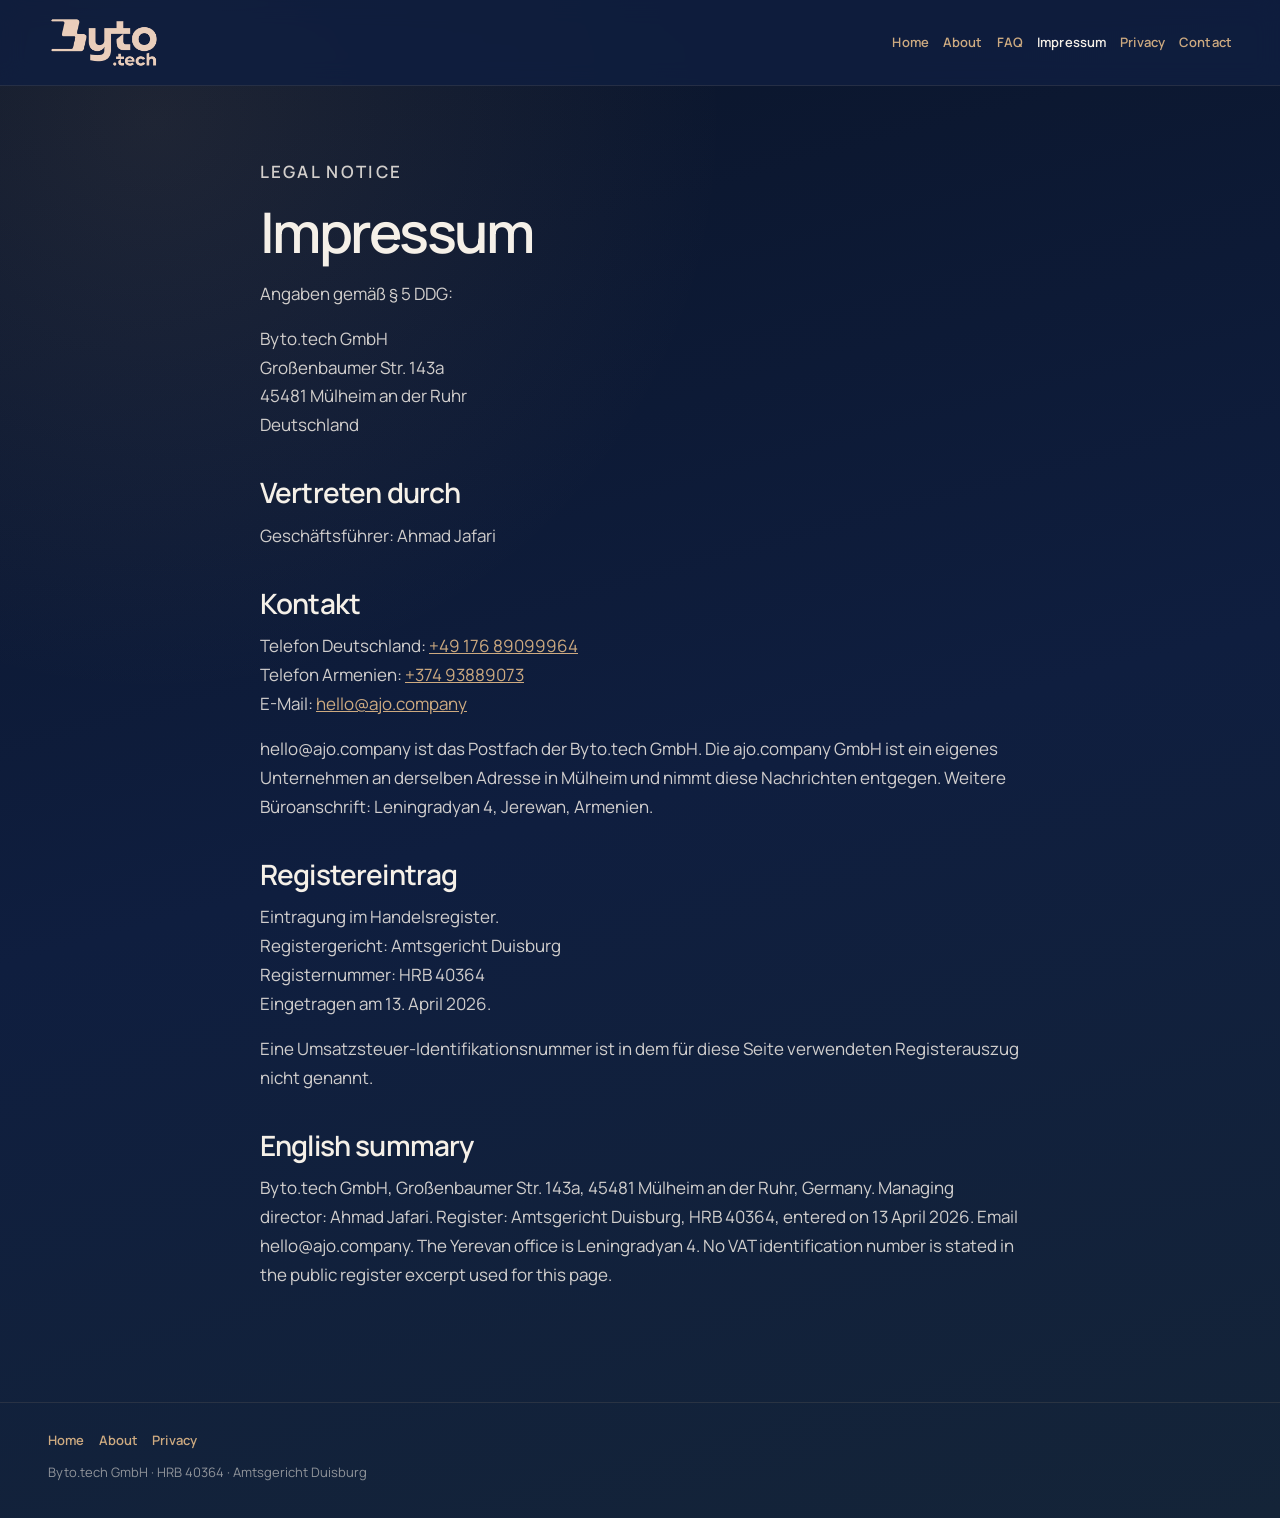
<file: impressum.html>
<!doctype html>
<html lang="de">
  <head>
    <meta charset="UTF-8" />
    <meta name="viewport" content="width=device-width, initial-scale=1.0" />
    <title>Impressum — Byto.tech GmbH</title>
    <meta
      name="description"
      content="Impressum der Byto.tech GmbH, Großenbaumer Str. 143a, 45481 Mülheim an der Ruhr, HRB 40364, Amtsgericht Duisburg."
    />
    <link rel="canonical" href="https://byto.tech/impressum.html" />
    <meta property="og:type" content="website" />
    <meta property="og:site_name" content="Byto.tech" />
    <meta property="og:title" content="Impressum — Byto.tech GmbH" />
    <meta
      property="og:description"
      content="Impressum der Byto.tech GmbH, Großenbaumer Str. 143a, 45481 Mülheim an der Ruhr, HRB 40364, Amtsgericht Duisburg."
    />
    <meta property="og:url" content="https://byto.tech/impressum.html" />
    <meta property="og:image" content="https://byto.tech/assets/images/brand/byto-logo.png" />
    <meta name="twitter:card" content="summary_large_image" />
    <meta name="twitter:title" content="Impressum — Byto.tech GmbH" />
    <meta
      name="twitter:description"
      content="Impressum der Byto.tech GmbH, Großenbaumer Str. 143a, 45481 Mülheim an der Ruhr, HRB 40364, Amtsgericht Duisburg."
    />
    <meta name="twitter:image" content="https://byto.tech/assets/images/brand/byto-logo.png" />
    <link rel="icon" href="assets/images/brand/byto-logo.png" type="image/png" />
    <link rel="preconnect" href="https://fonts.googleapis.com" />
    <link rel="preconnect" href="https://fonts.gstatic.com" crossorigin />
    <link
      href="https://fonts.googleapis.com/css2?family=Manrope:wght@400;500;600;700&display=swap"
      rel="stylesheet"
    />
    <link rel="stylesheet" href="css/base.css" />
    <link rel="stylesheet" href="css/pages/content.css" />
    <script type="application/ld+json">
      {
        "@context": "https://schema.org",
        "@graph": [
          {
            "@type": "Organization",
            "@id": "https://byto.tech/#organization",
            "name": "Byto.tech GmbH",
            "legalName": "Byto.tech GmbH",
            "url": "https://byto.tech",
            "email": "hello@ajo.company",
            "logo": "https://byto.tech/assets/images/brand/byto-logo.png",
            "address": {
              "@type": "PostalAddress",
              "streetAddress": "Großenbaumer Str. 143a",
              "postalCode": "45481",
              "addressLocality": "Mülheim an der Ruhr",
              "addressCountry": "DE"
            },
            "employee": {
              "@type": "Person",
              "name": "Ahmad Jafari",
              "jobTitle": "Geschäftsführer"
            }
          }
        ]
      }
    </script>
  </head>
  <body class="content-page">
    <header class="content-nav">
      <a class="content-brand" href="index.html" aria-label="Byto.tech home">
        <img src="assets/images/brand/byto-logo.png" alt="Byto.tech" width="840" height="396" />
      </a>
      <nav aria-label="Primary">
        <a href="index.html">Home</a>
        <a href="about.html">About</a>
        <a href="faq.html">FAQ</a>
        <a href="impressum.html" aria-current="page">Impressum</a>
        <a href="privacy.html">Privacy</a>
        <a href="index.html#contact">Contact</a>
      </nav>
    </header>
    <main class="content-main">
      <article>
        <p class="content-kicker">Legal notice</p>
        <h1>Impressum</h1>
        <p>Angaben gemäß § 5 DDG:</p>
        <p>
          Byto.tech GmbH<br />
          Großenbaumer Str. 143a<br />
          45481 Mülheim an der Ruhr<br />
          Deutschland
        </p>
        <h2>Vertreten durch</h2>
        <p>Geschäftsführer: Ahmad Jafari</p>
        <h2>Kontakt</h2>
        <p>
          Telefon Deutschland: <a href="tel:+4917689099964">+49 176 89099964</a><br />
          Telefon Armenien: <a href="tel:+37493889073">+374 93889073</a><br />
          E-Mail: <a href="mailto:hello@ajo.company">hello@ajo.company</a>
        </p>
        <p>
          hello@ajo.company ist das Postfach der Byto.tech GmbH. Die
          ajo.company GmbH ist ein eigenes Unternehmen an derselben Adresse
          in Mülheim und nimmt diese Nachrichten entgegen. Weitere
          Büroanschrift: Leningradyan 4, Jerewan, Armenien.
        </p>
        <h2>Registereintrag</h2>
        <p>
          Eintragung im Handelsregister.<br />
          Registergericht: Amtsgericht Duisburg<br />
          Registernummer: HRB 40364<br />
          Eingetragen am 13. April 2026.
        </p>
        <p>
          Eine Umsatzsteuer-Identifikationsnummer ist in dem für diese
          Seite verwendeten Registerauszug nicht genannt.
        </p>
        <h2>English summary</h2>
        <p>
          Byto.tech GmbH, Großenbaumer Str. 143a, 45481 Mülheim an der Ruhr,
          Germany. Managing director: Ahmad Jafari. Register: Amtsgericht
          Duisburg, HRB 40364, entered on 13 April 2026. Email
          hello@ajo.company. The Yerevan office is Leningradyan 4. No VAT
          identification number is stated in the public register excerpt
          used for this page.
        </p>
      </article>
    </main>
    <footer class="site-footer">
      <div class="site-footer-bar">
        <nav aria-label="Footer">
          <a href="index.html">Home</a>
          <a href="about.html">About</a>
          <a href="privacy.html">Privacy</a>
        </nav>
      </div>
      <p>Byto.tech GmbH · HRB 40364 · Amtsgericht Duisburg</p>
    </footer>
  </body>
</html>
</file>
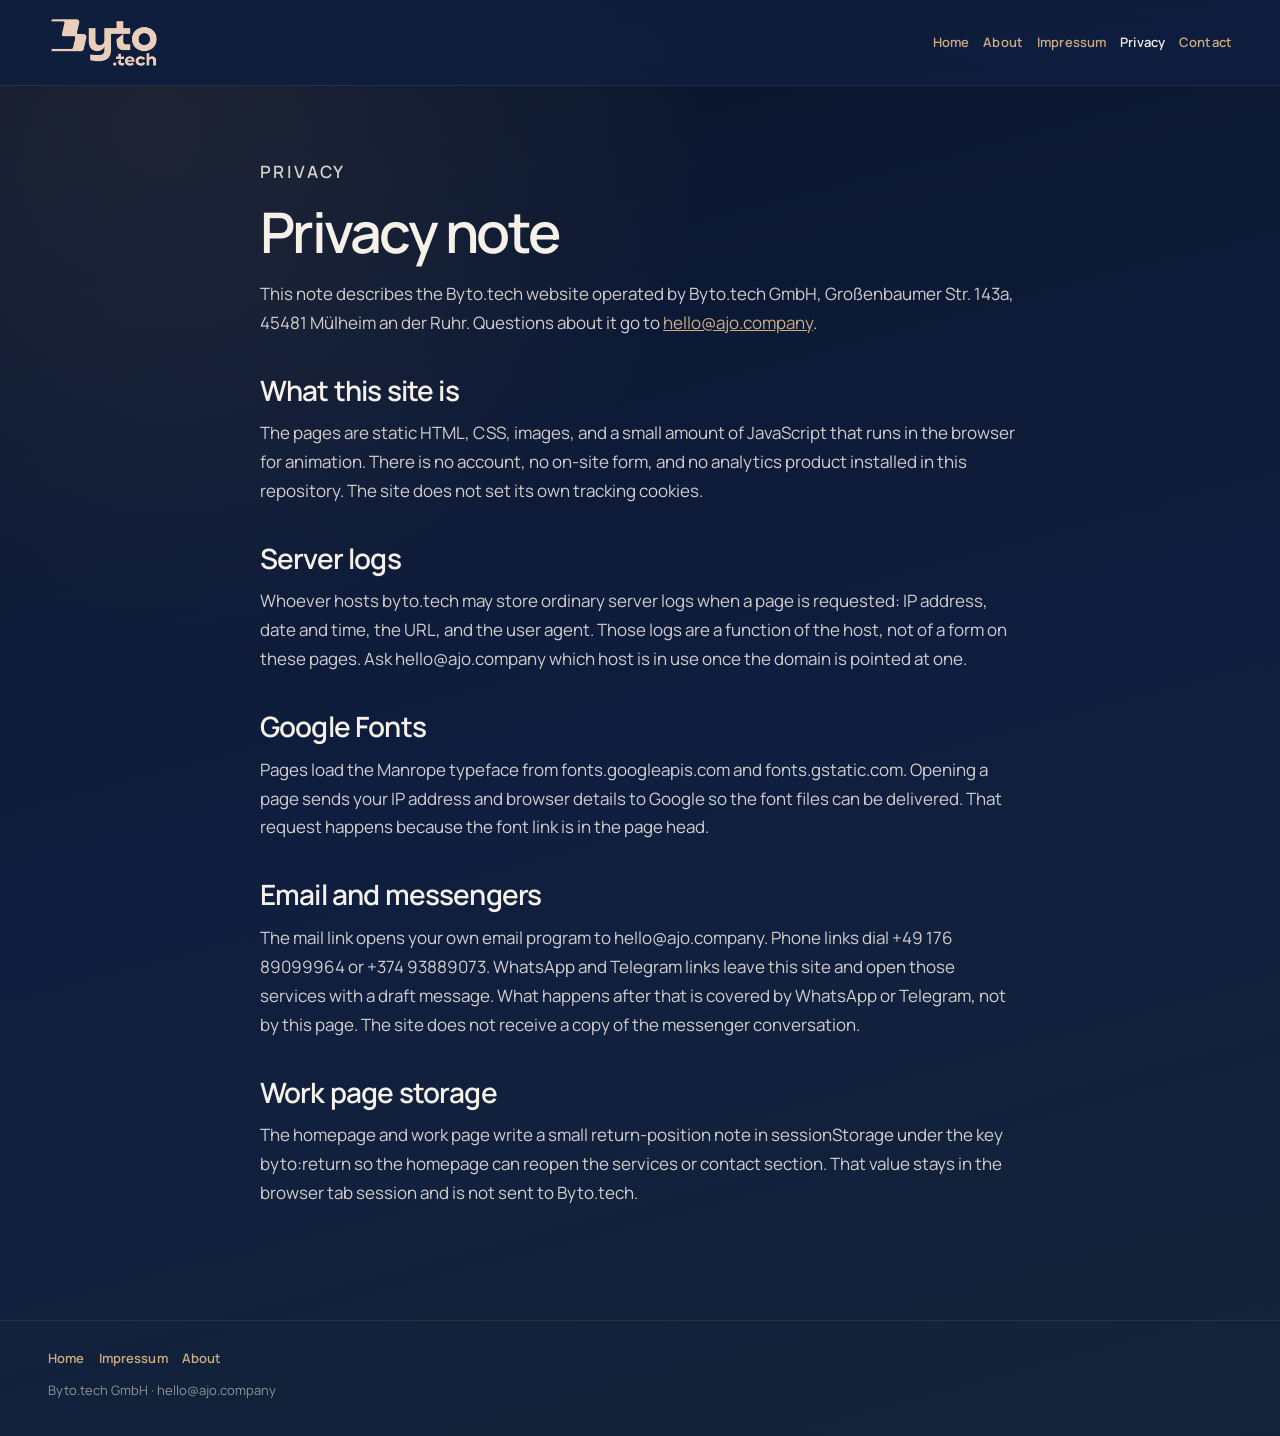
<file: privacy.html>
<!doctype html>
<html lang="en">
  <head>
    <meta charset="UTF-8" />
    <meta name="viewport" content="width=device-width, initial-scale=1.0" />
    <title>Privacy — Byto.tech</title>
    <meta
      name="description"
      content="Privacy note for the Byto.tech website: Google Fonts, messaging links, and no on-site analytics form."
    />
    <link rel="canonical" href="https://byto.tech/privacy.html" />
    <meta property="og:type" content="website" />
    <meta property="og:site_name" content="Byto.tech" />
    <meta property="og:title" content="Privacy — Byto.tech" />
    <meta
      property="og:description"
      content="Privacy note for the Byto.tech website: Google Fonts, messaging links, and no on-site analytics form."
    />
    <meta property="og:url" content="https://byto.tech/privacy.html" />
    <meta property="og:image" content="https://byto.tech/assets/images/brand/byto-logo.png" />
    <meta name="twitter:card" content="summary_large_image" />
    <meta name="twitter:title" content="Privacy — Byto.tech" />
    <meta
      name="twitter:description"
      content="Privacy note for the Byto.tech website: Google Fonts, messaging links, and no on-site analytics form."
    />
    <meta name="twitter:image" content="https://byto.tech/assets/images/brand/byto-logo.png" />
    <link rel="icon" href="assets/images/brand/byto-logo.png" type="image/png" />
    <link rel="preconnect" href="https://fonts.googleapis.com" />
    <link rel="preconnect" href="https://fonts.gstatic.com" crossorigin />
    <link
      href="https://fonts.googleapis.com/css2?family=Manrope:wght@400;500;600;700&display=swap"
      rel="stylesheet"
    />
    <link rel="stylesheet" href="css/base.css" />
    <link rel="stylesheet" href="css/pages/content.css" />
    <script type="application/ld+json">
      {
        "@context": "https://schema.org",
        "@type": "WebPage",
        "@id": "https://byto.tech/privacy.html#webpage",
        "url": "https://byto.tech/privacy.html",
        "name": "Privacy",
        "publisher": { "@id": "https://byto.tech/#organization" },
        "isPartOf": { "@id": "https://byto.tech/#website" }
      }
    </script>
  </head>
  <body class="content-page">
    <header class="content-nav">
      <a class="content-brand" href="index.html" aria-label="Byto.tech home">
        <img src="assets/images/brand/byto-logo.png" alt="Byto.tech" width="840" height="396" />
      </a>
      <nav aria-label="Primary">
        <a href="index.html">Home</a>
        <a href="about.html">About</a>
        <a href="impressum.html">Impressum</a>
        <a href="privacy.html" aria-current="page">Privacy</a>
        <a href="index.html#contact">Contact</a>
      </nav>
    </header>
    <main class="content-main">
      <article>
        <p class="content-kicker">Privacy</p>
        <h1>Privacy note</h1>
        <p>
          This note describes the Byto.tech website operated by Byto.tech
          GmbH, Großenbaumer Str. 143a, 45481 Mülheim an der Ruhr. Questions
          about it go to
          <a href="mailto:hello@ajo.company">hello@ajo.company</a>.
        </p>
        <h2>What this site is</h2>
        <p>
          The pages are static HTML, CSS, images, and a small amount of
          JavaScript that runs in the browser for animation. There is no
          account, no on-site form, and no analytics product installed in
          this repository. The site does not set its own tracking cookies.
        </p>
        <h2>Server logs</h2>
        <p>
          Whoever hosts byto.tech may store ordinary server logs when a
          page is requested: IP address, date and time, the URL, and the
          user agent. Those logs are a function of the host, not of a form
          on these pages. Ask hello@ajo.company which host is in use once
          the domain is pointed at one.
        </p>
        <h2>Google Fonts</h2>
        <p>
          Pages load the Manrope typeface from fonts.googleapis.com and
          fonts.gstatic.com. Opening a page sends your IP address and
          browser details to Google so the font files can be delivered.
          That request happens because the font link is in the page head.
        </p>
        <h2>Email and messengers</h2>
        <p>
          The mail link opens your own email program to hello@ajo.company.
          Phone links dial +49 176 89099964 or +374 93889073. WhatsApp and
          Telegram links leave this site and open those services with a
          draft message. What happens after that is covered by WhatsApp or
          Telegram, not by this page. The site does not receive a copy of
          the messenger conversation.
        </p>
        <h2>Work page storage</h2>
        <p>
          The homepage and work page write a small return-position note in
          sessionStorage under the key byto:return so the homepage can
          reopen the services or contact section. That value stays in the
          browser tab session and is not sent to Byto.tech.
        </p>
      </article>
    </main>
    <footer class="site-footer">
      <div class="site-footer-bar">
        <nav aria-label="Footer">
          <a href="index.html">Home</a>
          <a href="impressum.html">Impressum</a>
          <a href="about.html">About</a>
        </nav>
      </div>
      <p>Byto.tech GmbH · hello@ajo.company</p>
    </footer>
  </body>
</html>
</file>
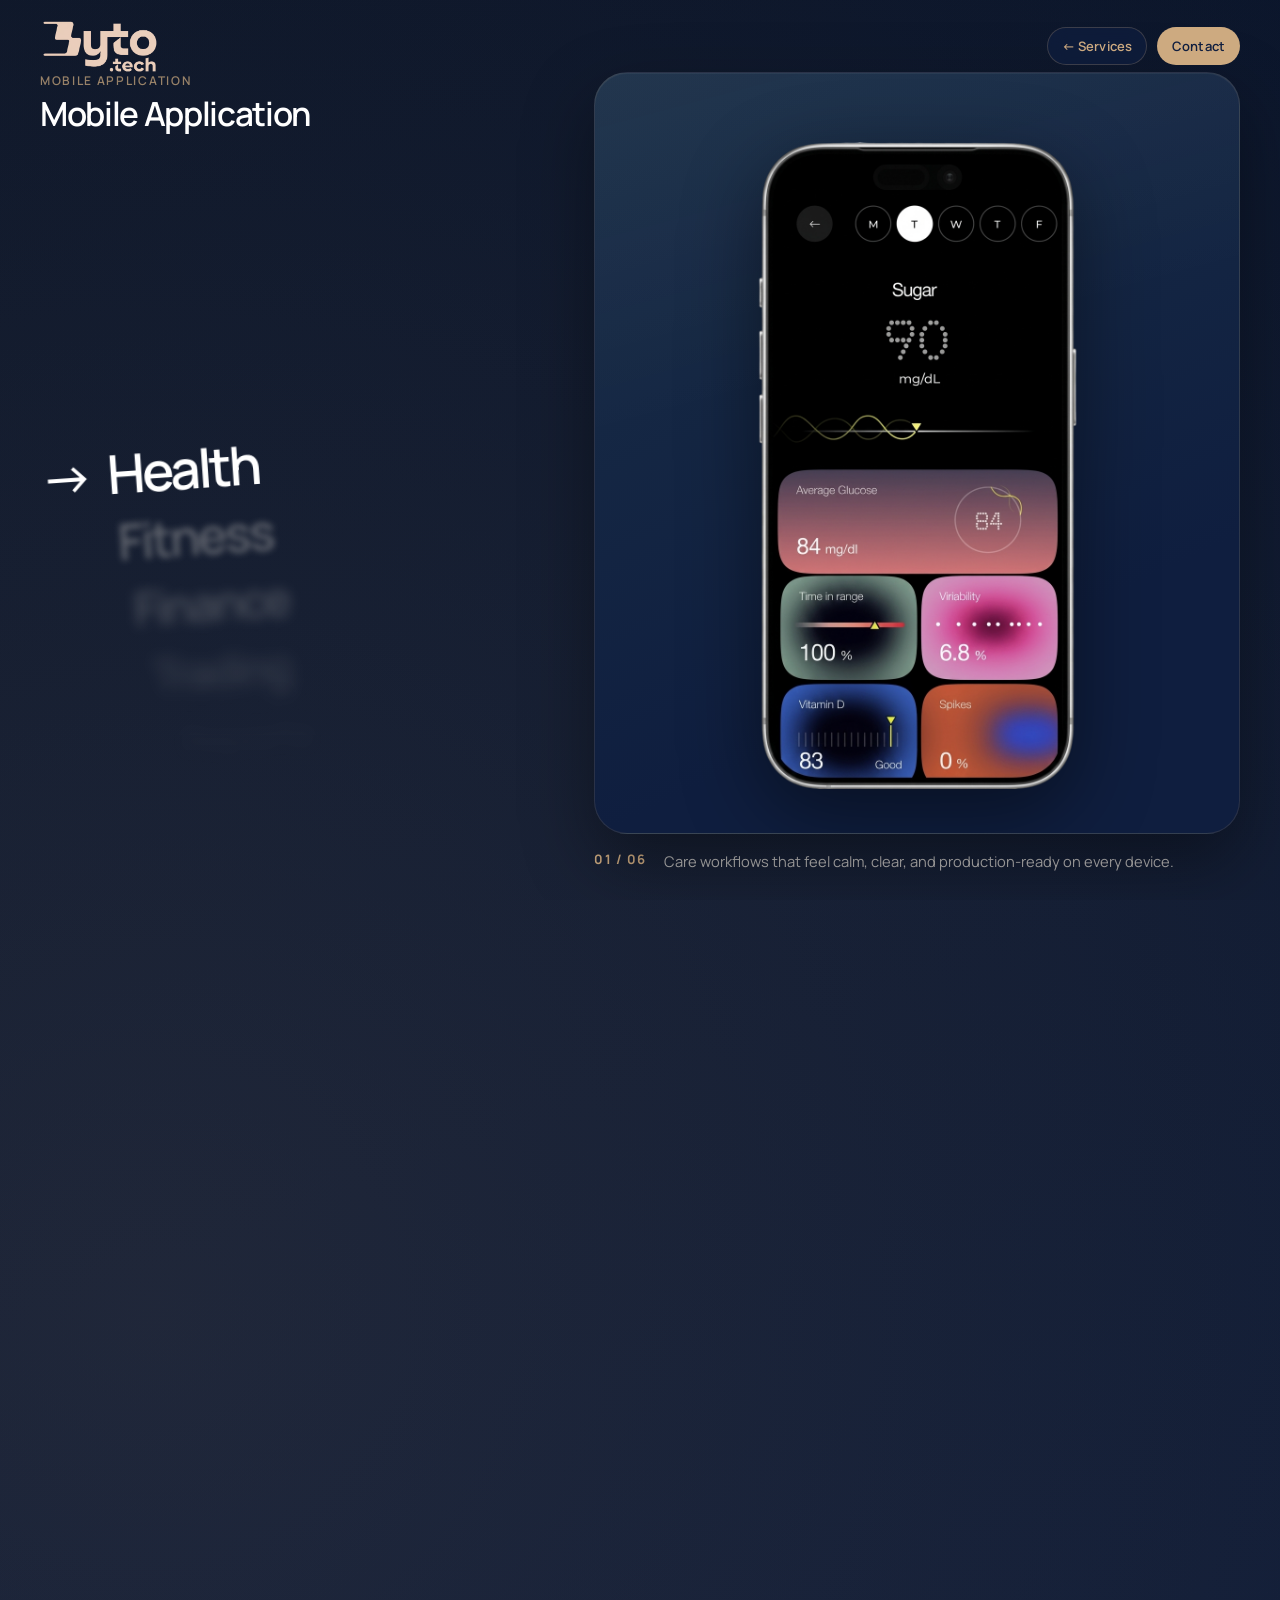
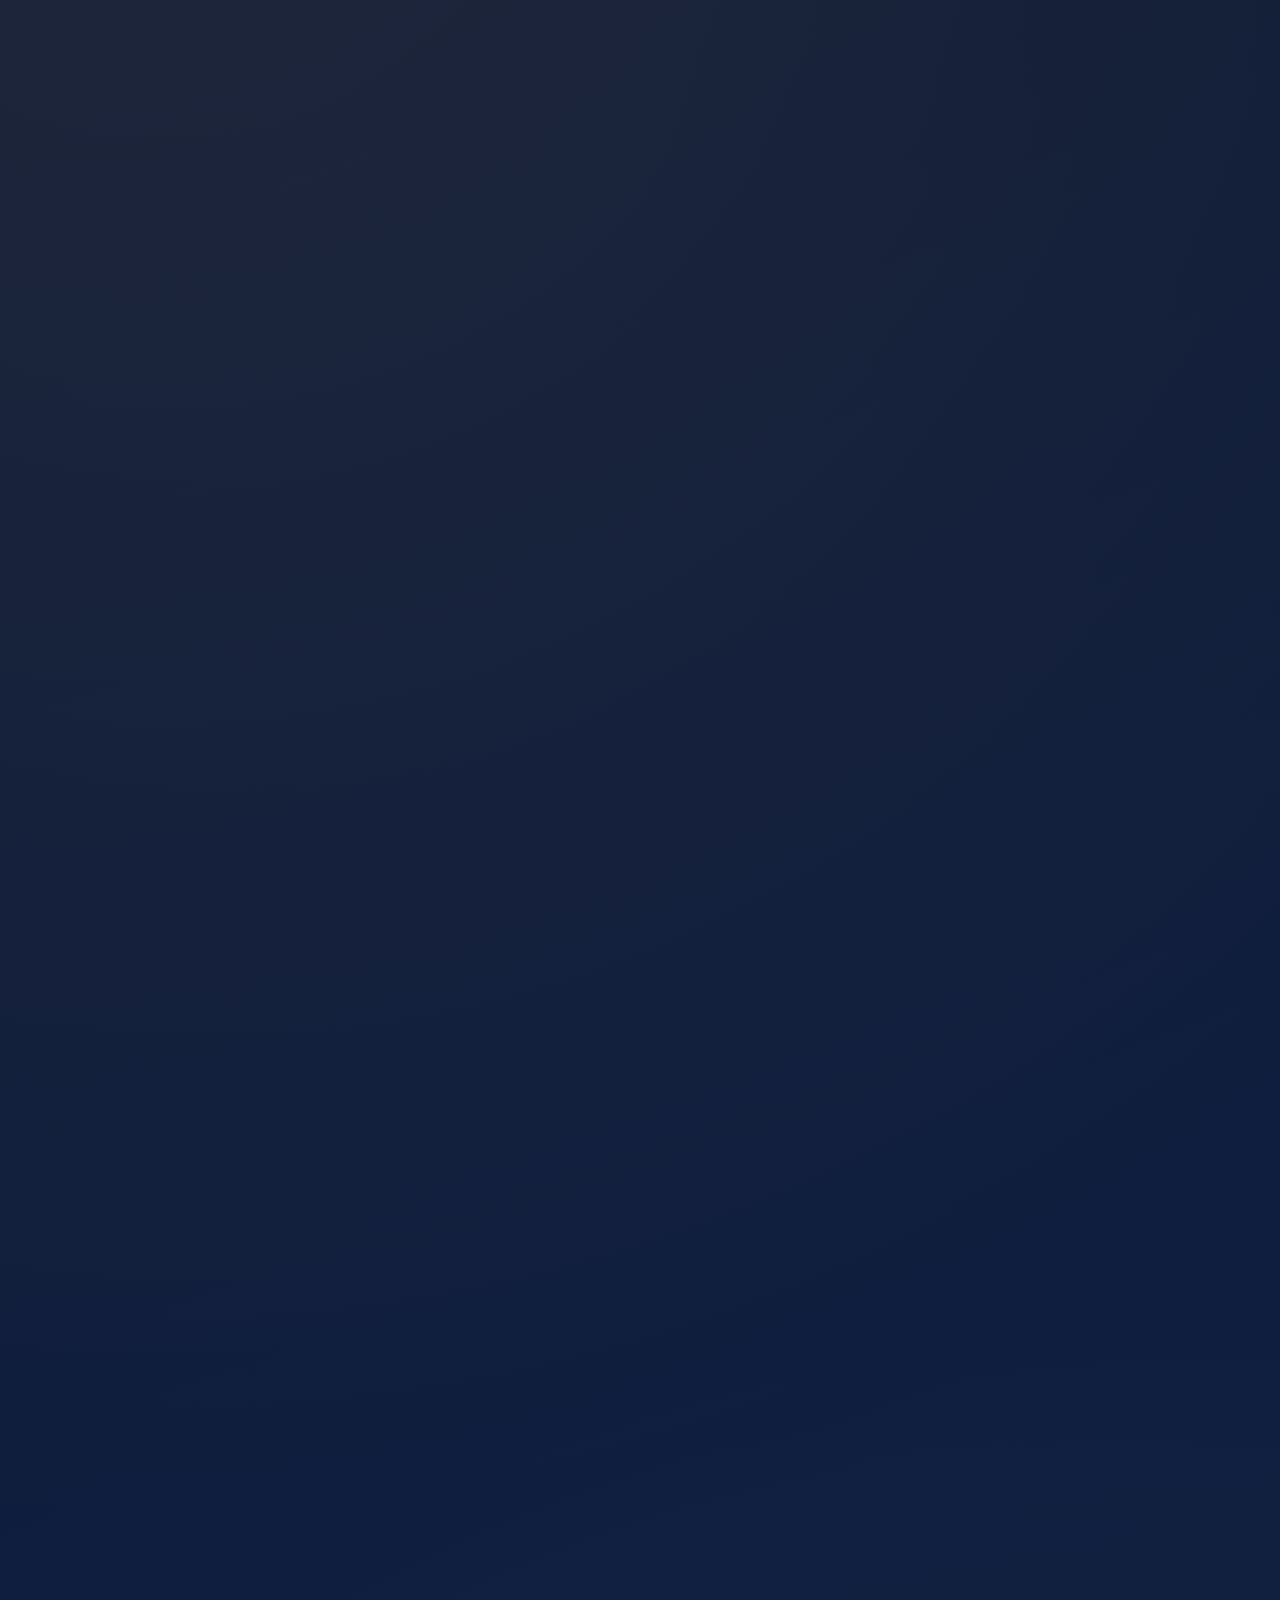
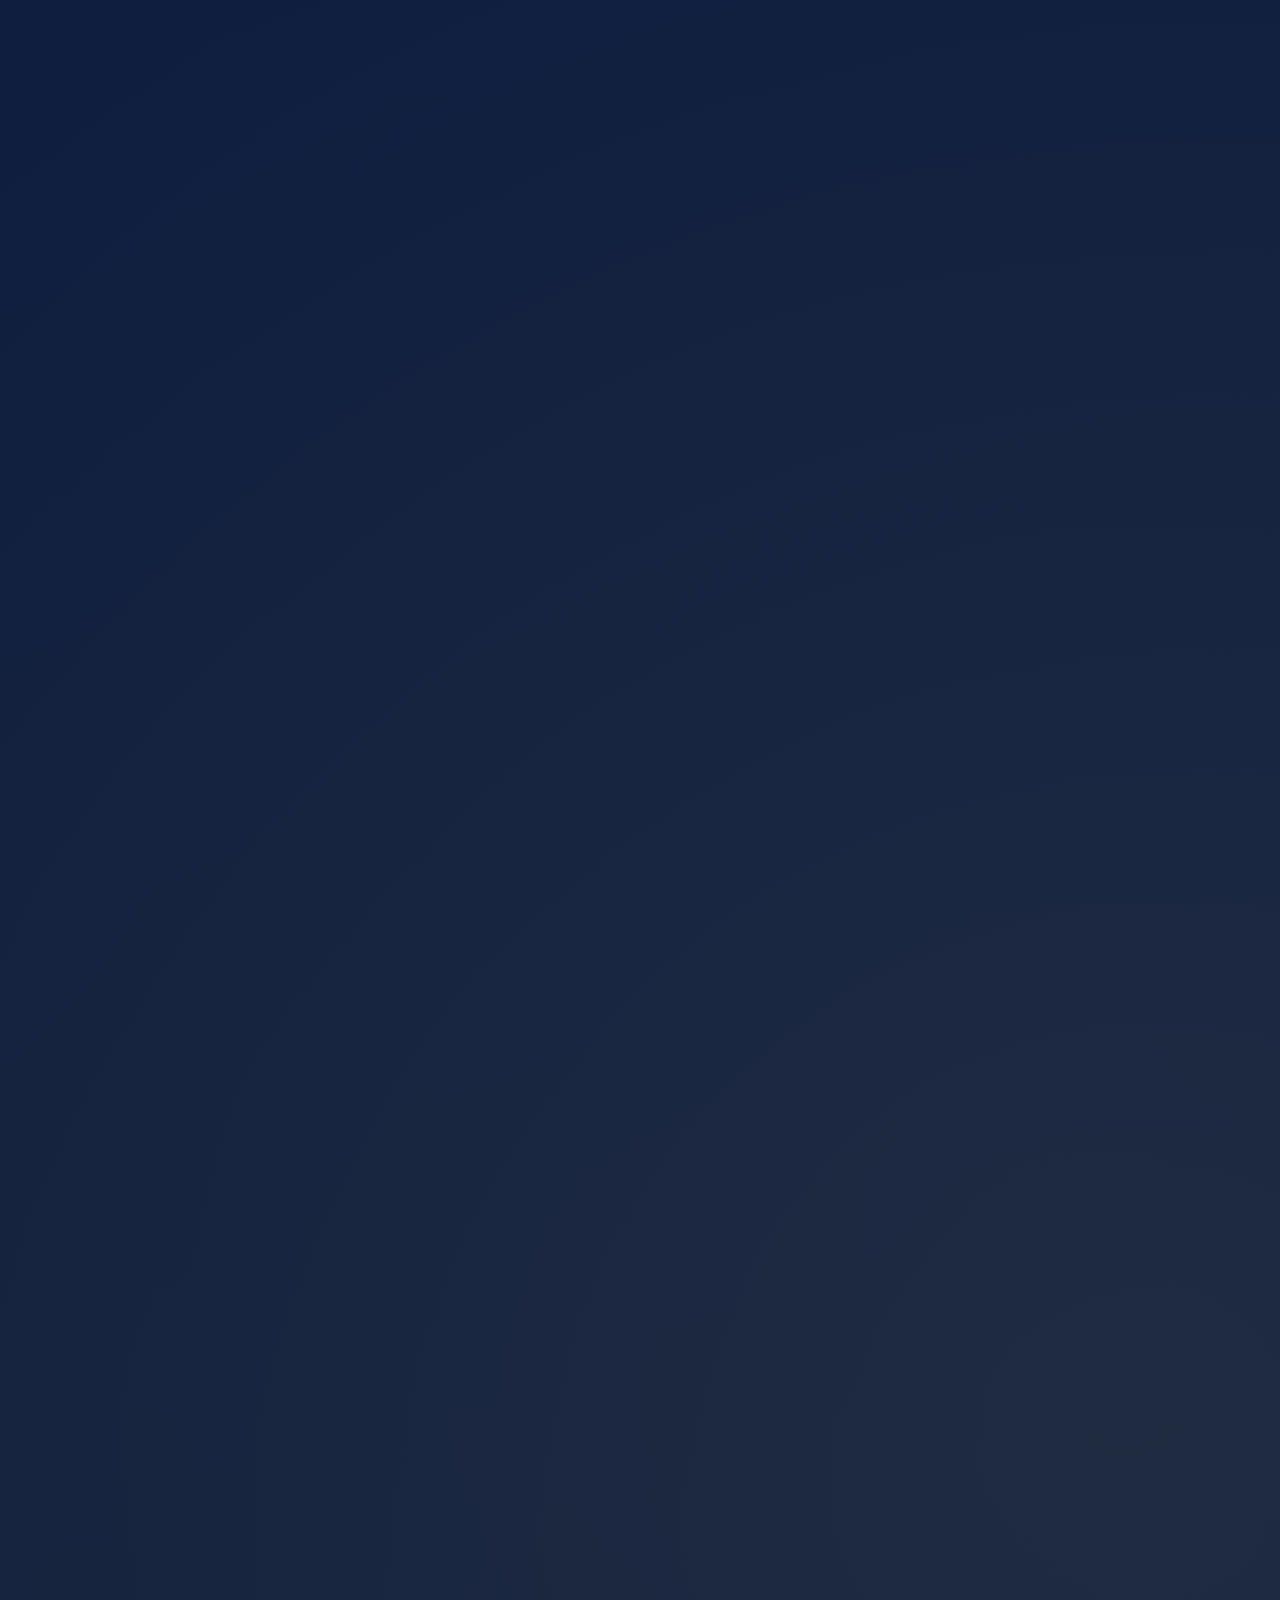
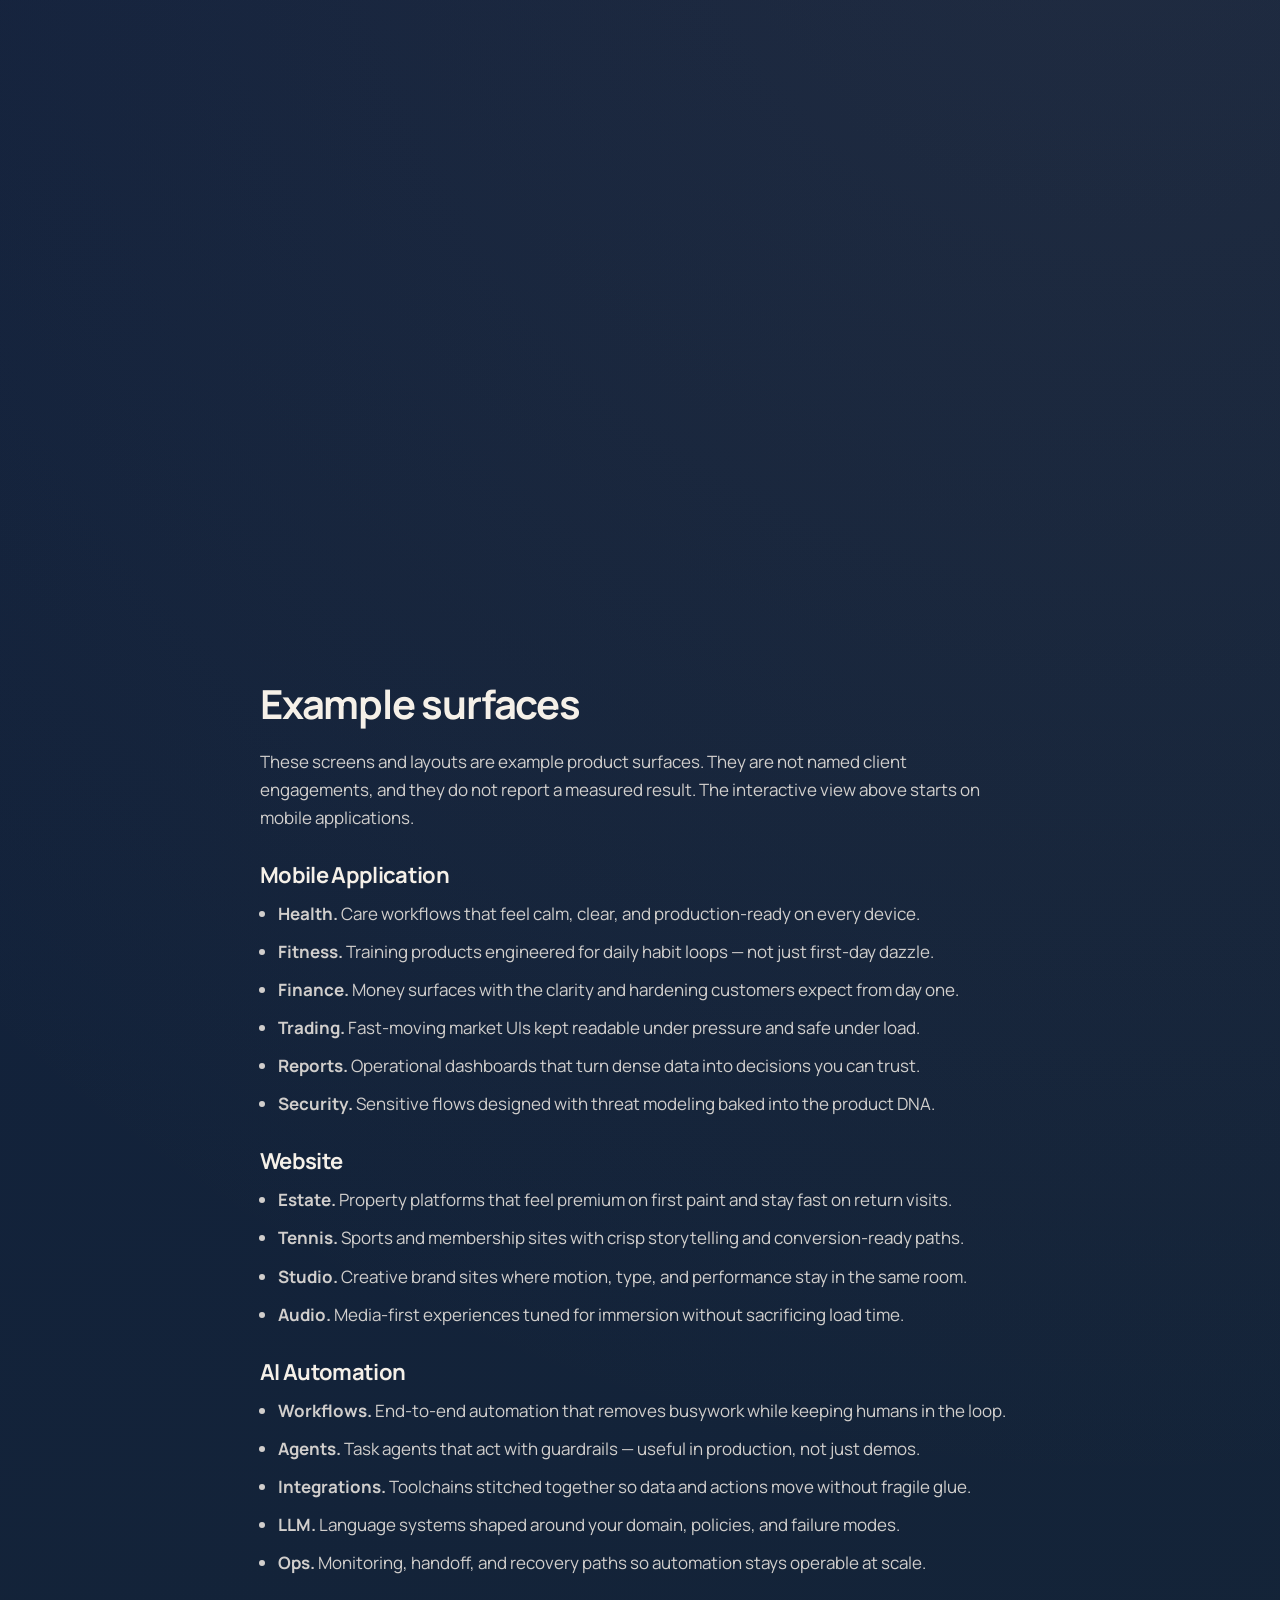
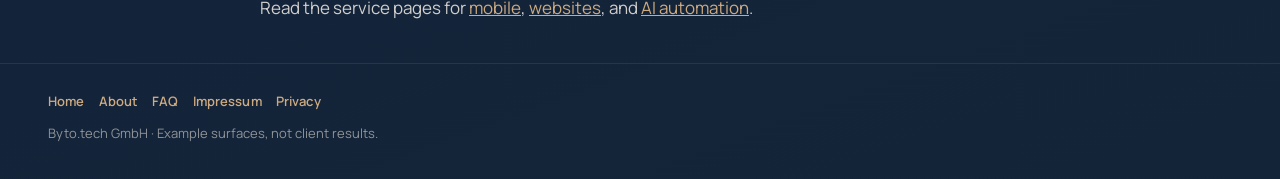
<file: work.html>
<!doctype html>
<html lang="en">
  <head>
    <meta charset="UTF-8" />
    <meta name="viewport" content="width=device-width, initial-scale=1.0" />
    <meta
      name="description"
      content="Explore Byto.tech work across mobile apps, websites, and AI automation."
    />
    <title>Work — Byto.tech</title>
    <link rel="canonical" href="https://byto.tech/work.html" />
    <meta property="og:type" content="website" />
    <meta property="og:site_name" content="Byto.tech" />
    <meta property="og:title" content="Work — Byto.tech" />
    <meta
      property="og:description"
      content="Explore Byto.tech work across mobile apps, websites, and AI automation."
    />
    <meta property="og:url" content="https://byto.tech/work.html" />
    <meta property="og:image" content="https://byto.tech/assets/images/brand/byto-logo.png" />
    <meta name="twitter:card" content="summary_large_image" />
    <meta name="twitter:title" content="Work — Byto.tech" />
    <meta
      name="twitter:description"
      content="Explore Byto.tech work across mobile apps, websites, and AI automation."
    />
    <meta name="twitter:image" content="https://byto.tech/assets/images/brand/byto-logo.png" />
    <link rel="icon" href="assets/images/brand/byto-logo.png" type="image/png" />
    <link rel="preconnect" href="https://fonts.googleapis.com" />
    <link rel="preconnect" href="https://fonts.gstatic.com" crossorigin />
    <link
      href="https://fonts.googleapis.com/css2?family=Manrope:wght@400;500;600;700&display=swap"
      rel="stylesheet"
    />
    <link rel="stylesheet" href="css/base.css" />
    <link rel="stylesheet" href="css/layout.css" />
    <link rel="stylesheet" href="css/components.css" />
    <link rel="stylesheet" href="css/pages/work.css" />
    <link rel="stylesheet" href="css/pages/content.css" />
    <script type="application/ld+json">
      {
        "@context": "https://schema.org",
        "@graph": [
          {
            "@type": "Organization",
            "@id": "https://byto.tech/#organization",
            "name": "Byto.tech GmbH",
            "url": "https://byto.tech",
            "email": "hello@ajo.company",
            "logo": "https://byto.tech/assets/images/brand/byto-logo.png"
          },
          {
            "@type": "CollectionPage",
            "@id": "https://byto.tech/work.html#webpage",
            "url": "https://byto.tech/work.html",
            "name": "Example surfaces",
            "description": "Example product surfaces for mobile apps, websites, and AI automation. These are not named client engagements.",
            "isPartOf": { "@id": "https://byto.tech/#website" },
            "publisher": { "@id": "https://byto.tech/#organization" }
          }
        ]
      }
    </script>
  </head>
  <body class="work-page">
    <header class="work-nav">
      <a class="work-brand" href="index.html" aria-label="Byto.tech home">
        <img
          class="work-brand-logo"
          src="assets/images/brand/byto-logo.png"
          alt="Byto.tech"
          width="840"
          height="396"
          decoding="async"
        />
      </a>
      <div class="work-nav-actions">
        <a class="work-back" href="index.html#services">← Services</a>
        <a class="work-contact" href="index.html#contact">Contact</a>
      </div>
    </header>

    <main class="work-main" data-work-root>
      <section class="work-track" data-work-track aria-labelledby="work-title">
        <div class="work-pin">
          <div class="work-left">
            <div class="work-heading">
              <p class="work-eyebrow" data-work-eyebrow>Selected work</p>
              <h1 id="work-title" class="work-title" data-work-title>Mobile Application</h1>
            </div>
            <div class="work-wheel" data-work-wheel aria-label="Categories">
              <div class="work-wheel-track" data-work-wheel-track></div>
            </div>
          </div>

          <div class="work-right">
            <div class="work-stage" data-work-stage aria-live="polite"></div>
            <div class="work-meta">
              <p class="work-meta-index" data-work-index>01 / 06</p>
              <p class="work-meta-copy" data-work-copy>
                Care workflows that feel calm, clear, and production-ready on every device.
              </p>
            </div>
          </div>
        </div>
      </section>

      <section class="work-index" aria-labelledby="work-index-title">
        <h2 id="work-index-title">Example surfaces</h2>
        <p>
          These screens and layouts are example product surfaces. They are
          not named client engagements, and they do not report a measured
          result. The interactive view above starts on mobile applications.
        </p>

        <h3>Mobile Application</h3>
        <ul>
          <li>
            <strong>Health.</strong>
            Care workflows that feel calm, clear, and production-ready on every device.
          </li>
          <li>
            <strong>Fitness.</strong>
            Training products engineered for daily habit loops — not just first-day dazzle.
          </li>
          <li>
            <strong>Finance.</strong>
            Money surfaces with the clarity and hardening customers expect from day one.
          </li>
          <li>
            <strong>Trading.</strong>
            Fast-moving market UIs kept readable under pressure and safe under load.
          </li>
          <li>
            <strong>Reports.</strong>
            Operational dashboards that turn dense data into decisions you can trust.
          </li>
          <li>
            <strong>Security.</strong>
            Sensitive flows designed with threat modeling baked into the product DNA.
          </li>
        </ul>

        <h3>Website</h3>
        <ul>
          <li>
            <strong>Estate.</strong>
            Property platforms that feel premium on first paint and stay fast on return visits.
          </li>
          <li>
            <strong>Tennis.</strong>
            Sports and membership sites with crisp storytelling and conversion-ready paths.
          </li>
          <li>
            <strong>Studio.</strong>
            Creative brand sites where motion, type, and performance stay in the same room.
          </li>
          <li>
            <strong>Audio.</strong>
            Media-first experiences tuned for immersion without sacrificing load time.
          </li>
        </ul>

        <h3>AI Automation</h3>
        <ul>
          <li>
            <strong>Workflows.</strong>
            End-to-end automation that removes busywork while keeping humans in the loop.
          </li>
          <li>
            <strong>Agents.</strong>
            Task agents that act with guardrails — useful in production, not just demos.
          </li>
          <li>
            <strong>Integrations.</strong>
            Toolchains stitched together so data and actions move without fragile glue.
          </li>
          <li>
            <strong>LLM.</strong>
            Language systems shaped around your domain, policies, and failure modes.
          </li>
          <li>
            <strong>Ops.</strong>
            Monitoring, handoff, and recovery paths so automation stays operable at scale.
          </li>
        </ul>
        <p>
          Read the service pages for
          <a href="services/mobile.html">mobile</a>,
          <a href="services/websites.html">websites</a>, and
          <a href="services/ai-automation.html">AI automation</a>.
        </p>
      </section>
    </main>

    <footer class="site-footer">
      <div class="site-footer-bar">
        <nav aria-label="Footer">
          <a href="index.html">Home</a>
          <a href="about.html">About</a>
          <a href="faq.html">FAQ</a>
          <a href="impressum.html">Impressum</a>
          <a href="privacy.html">Privacy</a>
        </nav>
      </div>
      <p>Byto.tech GmbH · Example surfaces, not client results.</p>
    </footer>

    <script src="js/main.js"></script>
    <script src="js/work.js"></script>
  </body>
</html>
</file>
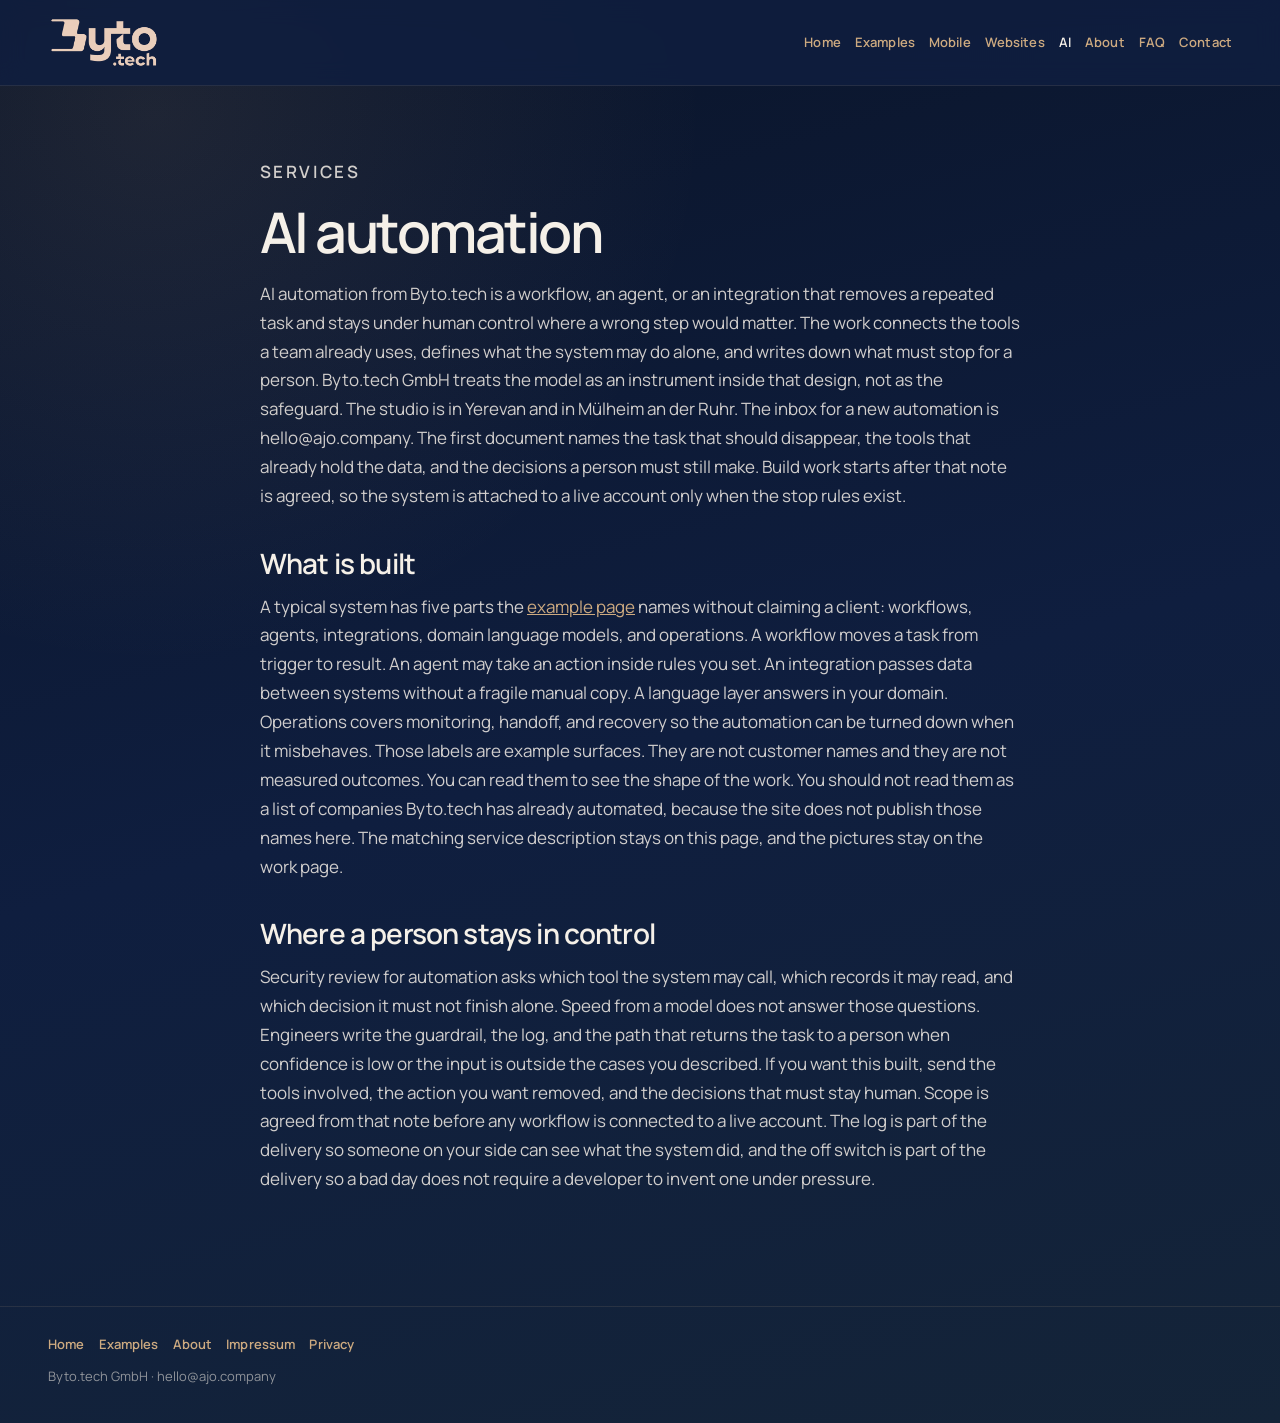
<file: services/ai-automation.html>
<!doctype html>
<html lang="en">
  <head>
    <meta charset="UTF-8" />
    <meta name="viewport" content="width=device-width, initial-scale=1.0" />
    <title>AI automation — Byto.tech</title>
    <meta
      name="description"
      content="Byto.tech GmbH builds workflows, agents, and integrations that remove busywork and keep a person in control of important decisions."
    />
    <link rel="canonical" href="https://byto.tech/services/ai-automation.html" />
    <meta property="og:type" content="website" />
    <meta property="og:site_name" content="Byto.tech" />
    <meta property="og:title" content="AI automation — Byto.tech" />
    <meta
      property="og:description"
      content="Byto.tech GmbH builds workflows, agents, and integrations that remove busywork and keep a person in control of important decisions."
    />
    <meta property="og:url" content="https://byto.tech/services/ai-automation.html" />
    <meta property="og:image" content="https://byto.tech/assets/images/brand/byto-logo.png" />
    <meta name="twitter:card" content="summary_large_image" />
    <meta name="twitter:title" content="AI automation — Byto.tech" />
    <meta
      name="twitter:description"
      content="Byto.tech GmbH builds workflows, agents, and integrations that remove busywork and keep a person in control of important decisions."
    />
    <meta name="twitter:image" content="https://byto.tech/assets/images/brand/byto-logo.png" />
    <link rel="icon" href="../assets/images/brand/byto-logo.png" type="image/png" />
    <link rel="preconnect" href="https://fonts.googleapis.com" />
    <link rel="preconnect" href="https://fonts.gstatic.com" crossorigin />
    <link
      href="https://fonts.googleapis.com/css2?family=Manrope:wght@400;500;600;700&display=swap"
      rel="stylesheet"
    />
    <link rel="stylesheet" href="../css/base.css" />
    <link rel="stylesheet" href="../css/pages/content.css" />
    <script type="application/ld+json">
      {
        "@context": "https://schema.org",
        "@graph": [
          {
            "@type": "Organization",
            "@id": "https://byto.tech/#organization",
            "name": "Byto.tech GmbH",
            "url": "https://byto.tech",
            "email": "hello@ajo.company",
            "logo": "https://byto.tech/assets/images/brand/byto-logo.png"
          },
          {
            "@type": "Service",
            "@id": "https://byto.tech/services/ai-automation.html#service",
            "name": "AI automation",
            "serviceType": "AI automation",
            "url": "https://byto.tech/services/ai-automation.html",
            "provider": { "@id": "https://byto.tech/#organization" },
            "areaServed": ["DE", "AM"],
            "description": "Workflows, agents, and integrations with human control where a wrong action would matter."
          }
        ]
      }
    </script>
  </head>
  <body class="content-page">
    <header class="content-nav">
      <a class="content-brand" href="../index.html" aria-label="Byto.tech home">
        <img src="../assets/images/brand/byto-logo.png" alt="Byto.tech" width="840" height="396" />
      </a>
      <nav aria-label="Primary">
        <a href="../index.html">Home</a>
        <a href="../work.html?service=ai">Examples</a>
        <a href="mobile.html">Mobile</a>
        <a href="websites.html">Websites</a>
        <a href="ai-automation.html" aria-current="page">AI</a>
        <a href="../about.html">About</a>
        <a href="../faq.html">FAQ</a>
        <a href="../index.html#contact">Contact</a>
      </nav>
    </header>
    <main class="content-main">
      <article>
        <p class="content-kicker">Services</p>
        <h1>AI automation</h1>
        <p>
          AI automation from Byto.tech is a workflow, an agent, or an
          integration that removes a repeated task and stays under human
          control where a wrong step would matter. The work connects the
          tools a team already uses, defines what the system may do alone,
          and writes down what must stop for a person. Byto.tech GmbH
          treats the model as an instrument inside that design, not as the
          safeguard. The studio is in Yerevan and in Mülheim an der Ruhr.
          The inbox for a new automation is hello@ajo.company. The first
          document names the task that should disappear, the tools that
          already hold the data, and the decisions a person must still
          make. Build work starts after that note is agreed, so the system
          is attached to a live account only when the stop rules exist.
        </p>
        <h2>What is built</h2>
        <p>
          A typical system has five parts the
          <a href="../work.html?service=ai">example page</a> names without
          claiming a client: workflows, agents, integrations, domain
          language models, and operations. A workflow moves a task from
          trigger to result. An agent may take an action inside rules you
          set. An integration passes data between systems without a fragile
          manual copy. A language layer answers in your domain. Operations
          covers monitoring, handoff, and recovery so the automation can
          be turned down when it misbehaves. Those labels are example
          surfaces. They are not customer names and they are not measured
          outcomes. You can read them to see the shape of the work. You
          should not read them as a list of companies Byto.tech has already
          automated, because the site does not publish those names here.
          The matching service description stays on this page, and the
          pictures stay on the work page.
        </p>
        <h2>Where a person stays in control</h2>
        <p>
          Security review for automation asks which tool the system may
          call, which records it may read, and which decision it must not
          finish alone. Speed from a model does not answer those questions.
          Engineers write the guardrail, the log, and the path that returns
          the task to a person when confidence is low or the input is
          outside the cases you described. If you want this built, send
          the tools involved, the action you want removed, and the
          decisions that must stay human. Scope is agreed from that note
          before any workflow is connected to a live account. The log is
          part of the delivery so someone on your side can see what the
          system did, and the off switch is part of the delivery so a bad
          day does not require a developer to invent one under pressure.
        </p>
      </article>
    </main>
    <footer class="site-footer">
      <div class="site-footer-bar">
        <nav aria-label="Footer">
          <a href="../index.html">Home</a>
          <a href="../work.html?service=ai">Examples</a>
          <a href="../about.html">About</a>
          <a href="../impressum.html">Impressum</a>
          <a href="../privacy.html">Privacy</a>
        </nav>
      </div>
      <p>Byto.tech GmbH · hello@ajo.company</p>
    </footer>
  </body>
</html>
</file>
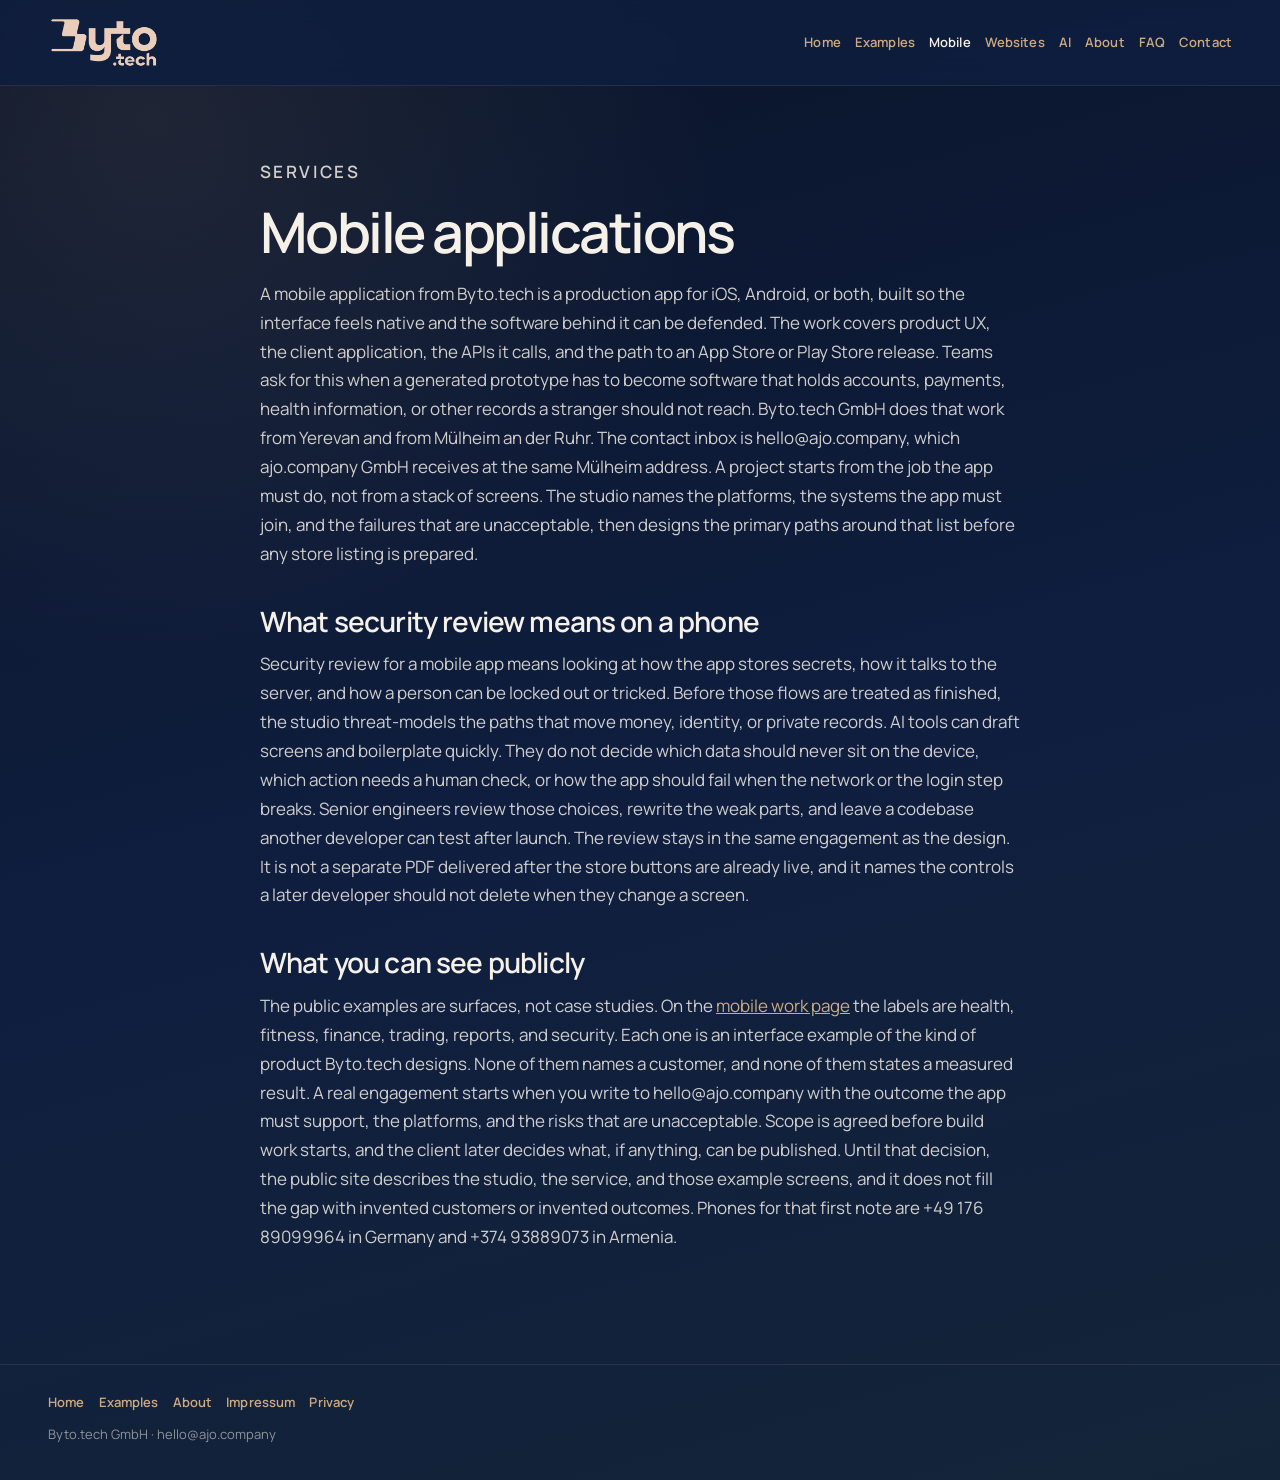
<file: services/mobile.html>
<!doctype html>
<html lang="en">
  <head>
    <meta charset="UTF-8" />
    <meta name="viewport" content="width=device-width, initial-scale=1.0" />
    <title>Mobile applications — Byto.tech</title>
    <meta
      name="description"
      content="Byto.tech GmbH builds iOS, Android, and cross-platform apps and reviews them for security before release."
    />
    <link rel="canonical" href="https://byto.tech/services/mobile.html" />
    <meta property="og:type" content="website" />
    <meta property="og:site_name" content="Byto.tech" />
    <meta property="og:title" content="Mobile applications — Byto.tech" />
    <meta
      property="og:description"
      content="Byto.tech GmbH builds iOS, Android, and cross-platform apps and reviews them for security before release."
    />
    <meta property="og:url" content="https://byto.tech/services/mobile.html" />
    <meta property="og:image" content="https://byto.tech/assets/images/brand/byto-logo.png" />
    <meta name="twitter:card" content="summary_large_image" />
    <meta name="twitter:title" content="Mobile applications — Byto.tech" />
    <meta
      name="twitter:description"
      content="Byto.tech GmbH builds iOS, Android, and cross-platform apps and reviews them for security before release."
    />
    <meta name="twitter:image" content="https://byto.tech/assets/images/brand/byto-logo.png" />
    <link rel="icon" href="../assets/images/brand/byto-logo.png" type="image/png" />
    <link rel="preconnect" href="https://fonts.googleapis.com" />
    <link rel="preconnect" href="https://fonts.gstatic.com" crossorigin />
    <link
      href="https://fonts.googleapis.com/css2?family=Manrope:wght@400;500;600;700&display=swap"
      rel="stylesheet"
    />
    <link rel="stylesheet" href="../css/base.css" />
    <link rel="stylesheet" href="../css/pages/content.css" />
    <script type="application/ld+json">
      {
        "@context": "https://schema.org",
        "@graph": [
          {
            "@type": "Organization",
            "@id": "https://byto.tech/#organization",
            "name": "Byto.tech GmbH",
            "url": "https://byto.tech",
            "email": "hello@ajo.company",
            "logo": "https://byto.tech/assets/images/brand/byto-logo.png"
          },
          {
            "@type": "Service",
            "@id": "https://byto.tech/services/mobile.html#service",
            "name": "Mobile application development",
            "serviceType": "Mobile application development",
            "url": "https://byto.tech/services/mobile.html",
            "provider": { "@id": "https://byto.tech/#organization" },
            "areaServed": ["DE", "AM"],
            "description": "iOS, Android, and cross-platform applications with product UX and a security review before store release."
          }
        ]
      }
    </script>
  </head>
  <body class="content-page">
    <header class="content-nav">
      <a class="content-brand" href="../index.html" aria-label="Byto.tech home">
        <img src="../assets/images/brand/byto-logo.png" alt="Byto.tech" width="840" height="396" />
      </a>
      <nav aria-label="Primary">
        <a href="../index.html">Home</a>
        <a href="../work.html?service=mobile">Examples</a>
        <a href="mobile.html" aria-current="page">Mobile</a>
        <a href="websites.html">Websites</a>
        <a href="ai-automation.html">AI</a>
        <a href="../about.html">About</a>
        <a href="../faq.html">FAQ</a>
        <a href="../index.html#contact">Contact</a>
      </nav>
    </header>
    <main class="content-main">
      <article>
        <p class="content-kicker">Services</p>
        <h1>Mobile applications</h1>
        <p>
          A mobile application from Byto.tech is a production app for iOS,
          Android, or both, built so the interface feels native and the
          software behind it can be defended. The work covers product UX,
          the client application, the APIs it calls, and the path to an App
          Store or Play Store release. Teams ask for this when a generated
          prototype has to become software that holds accounts, payments,
          health information, or other records a stranger should not reach.
          Byto.tech GmbH does that work from Yerevan and from Mülheim an
          der Ruhr. The contact inbox is hello@ajo.company, which ajo.company
          GmbH receives at the same Mülheim address. A project starts from
          the job the app must do, not from a stack of screens. The studio
          names the platforms, the systems the app must join, and the
          failures that are unacceptable, then designs the primary paths
          around that list before any store listing is prepared.
        </p>
        <h2>What security review means on a phone</h2>
        <p>
          Security review for a mobile app means looking at how the app
          stores secrets, how it talks to the server, and how a person can
          be locked out or tricked. Before those flows are treated as
          finished, the studio threat-models the paths that move money,
          identity, or private records. AI tools can draft screens and
          boilerplate quickly. They do not decide which data should never
          sit on the device, which action needs a human check, or how the
          app should fail when the network or the login step breaks. Senior
          engineers review those choices, rewrite the weak parts, and leave
          a codebase another developer can test after launch. The review
          stays in the same engagement as the design. It is not a separate
          PDF delivered after the store buttons are already live, and it
          names the controls a later developer should not delete when they
          change a screen.
        </p>
        <h2>What you can see publicly</h2>
        <p>
          The public examples are surfaces, not case studies. On the
          <a href="../work.html?service=mobile">mobile work page</a> the
          labels are health, fitness, finance, trading, reports, and
          security. Each one is an interface example of the kind of product
          Byto.tech designs. None of them names a customer, and none of
          them states a measured result. A real engagement starts when you
          write to hello@ajo.company with the outcome the app must support,
          the platforms, and the risks that are unacceptable. Scope is
          agreed before build work starts, and the client later decides
          what, if anything, can be published.           Until that decision, the
          public site describes the studio, the service, and those example
          screens, and it does not fill the gap with invented customers or
          invented outcomes. Phones for that first note are +49 176 89099964
          in Germany and +374 93889073 in Armenia.
        </p>
      </article>
    </main>
    <footer class="site-footer">
      <div class="site-footer-bar">
        <nav aria-label="Footer">
          <a href="../index.html">Home</a>
          <a href="../work.html?service=mobile">Examples</a>
          <a href="../about.html">About</a>
          <a href="../impressum.html">Impressum</a>
          <a href="../privacy.html">Privacy</a>
        </nav>
      </div>
      <p>Byto.tech GmbH · hello@ajo.company</p>
    </footer>
  </body>
</html>
</file>
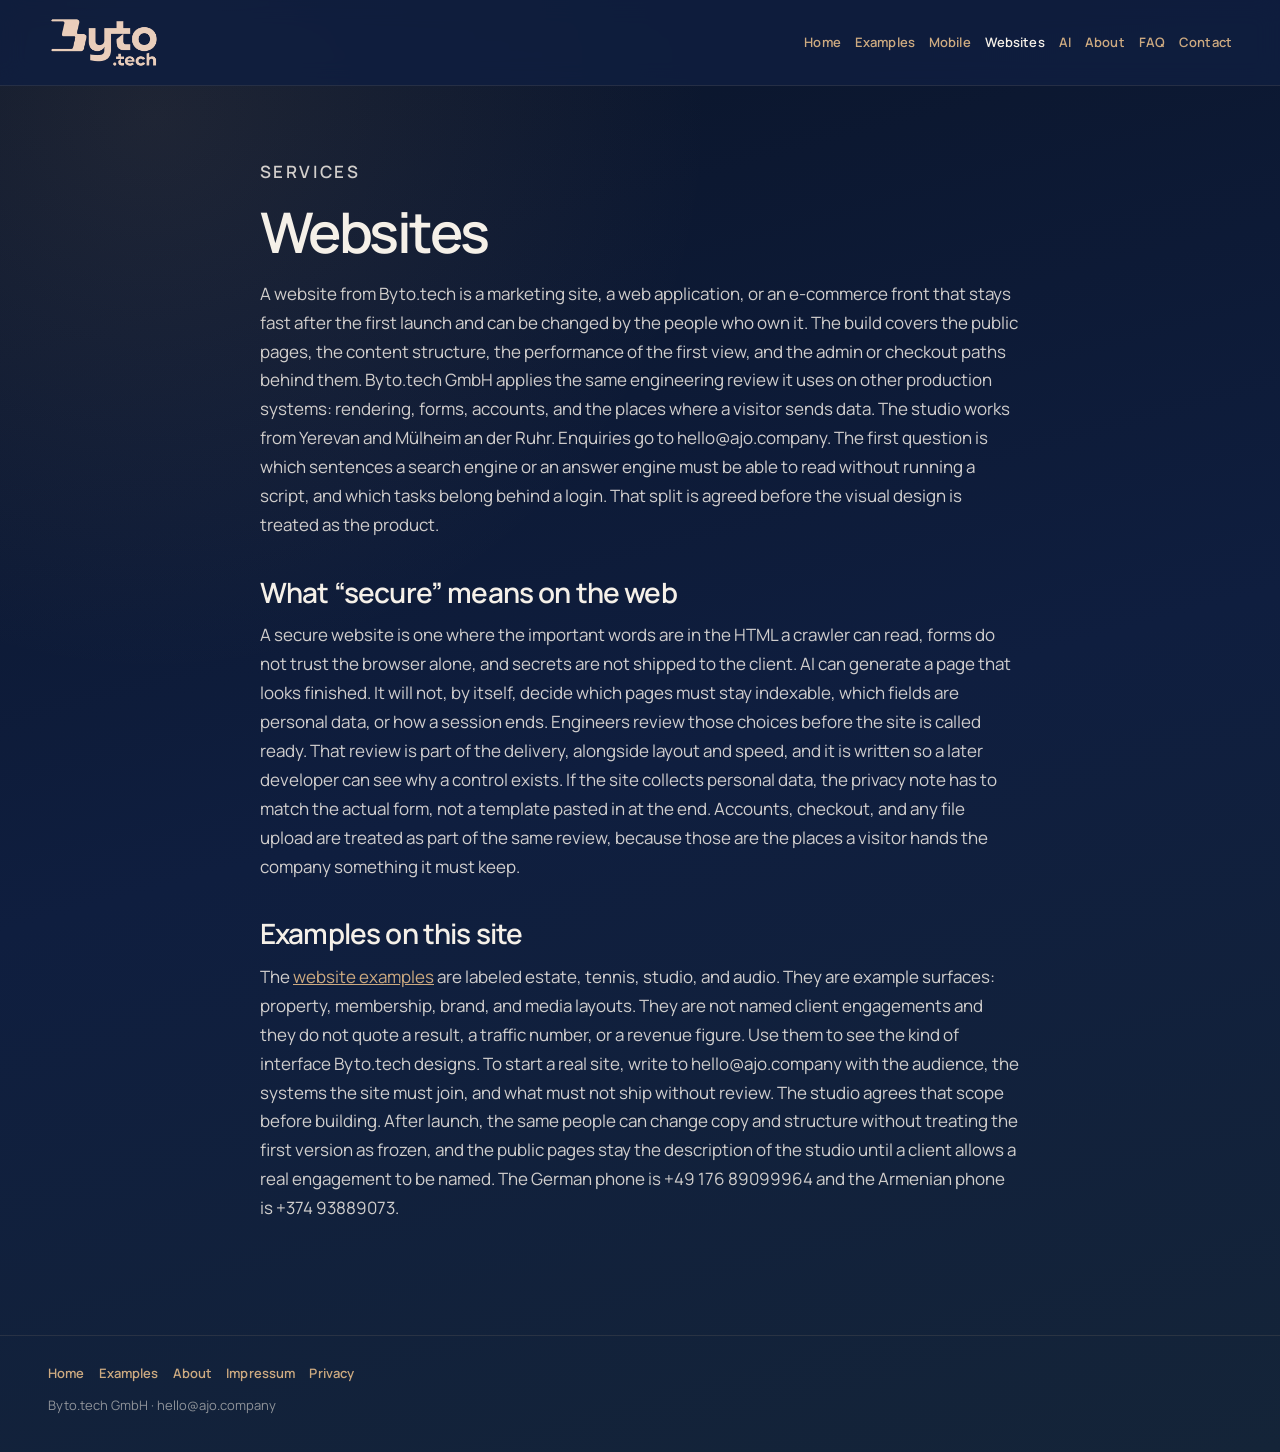
<file: services/websites.html>
<!doctype html>
<html lang="en">
  <head>
    <meta charset="UTF-8" />
    <meta name="viewport" content="width=device-width, initial-scale=1.0" />
    <title>Websites — Byto.tech</title>
    <meta
      name="description"
      content="Byto.tech GmbH builds marketing sites, web apps, and e-commerce with the same security review used on other production systems."
    />
    <link rel="canonical" href="https://byto.tech/services/websites.html" />
    <meta property="og:type" content="website" />
    <meta property="og:site_name" content="Byto.tech" />
    <meta property="og:title" content="Websites — Byto.tech" />
    <meta
      property="og:description"
      content="Byto.tech GmbH builds marketing sites, web apps, and e-commerce with the same security review used on other production systems."
    />
    <meta property="og:url" content="https://byto.tech/services/websites.html" />
    <meta property="og:image" content="https://byto.tech/assets/images/brand/byto-logo.png" />
    <meta name="twitter:card" content="summary_large_image" />
    <meta name="twitter:title" content="Websites — Byto.tech" />
    <meta
      name="twitter:description"
      content="Byto.tech GmbH builds marketing sites, web apps, and e-commerce with the same security review used on other production systems."
    />
    <meta name="twitter:image" content="https://byto.tech/assets/images/brand/byto-logo.png" />
    <link rel="icon" href="../assets/images/brand/byto-logo.png" type="image/png" />
    <link rel="preconnect" href="https://fonts.googleapis.com" />
    <link rel="preconnect" href="https://fonts.gstatic.com" crossorigin />
    <link
      href="https://fonts.googleapis.com/css2?family=Manrope:wght@400;500;600;700&display=swap"
      rel="stylesheet"
    />
    <link rel="stylesheet" href="../css/base.css" />
    <link rel="stylesheet" href="../css/pages/content.css" />
    <script type="application/ld+json">
      {
        "@context": "https://schema.org",
        "@graph": [
          {
            "@type": "Organization",
            "@id": "https://byto.tech/#organization",
            "name": "Byto.tech GmbH",
            "url": "https://byto.tech",
            "email": "hello@ajo.company",
            "logo": "https://byto.tech/assets/images/brand/byto-logo.png"
          },
          {
            "@type": "Service",
            "@id": "https://byto.tech/services/websites.html#service",
            "name": "Website development",
            "serviceType": "Website development",
            "url": "https://byto.tech/services/websites.html",
            "provider": { "@id": "https://byto.tech/#organization" },
            "areaServed": ["DE", "AM"],
            "description": "Marketing sites, web applications, and e-commerce with performance and security review before launch."
          }
        ]
      }
    </script>
  </head>
  <body class="content-page">
    <header class="content-nav">
      <a class="content-brand" href="../index.html" aria-label="Byto.tech home">
        <img src="../assets/images/brand/byto-logo.png" alt="Byto.tech" width="840" height="396" />
      </a>
      <nav aria-label="Primary">
        <a href="../index.html">Home</a>
        <a href="../work.html?service=website">Examples</a>
        <a href="mobile.html">Mobile</a>
        <a href="websites.html" aria-current="page">Websites</a>
        <a href="ai-automation.html">AI</a>
        <a href="../about.html">About</a>
        <a href="../faq.html">FAQ</a>
        <a href="../index.html#contact">Contact</a>
      </nav>
    </header>
    <main class="content-main">
      <article>
        <p class="content-kicker">Services</p>
        <h1>Websites</h1>
        <p>
          A website from Byto.tech is a marketing site, a web application,
          or an e-commerce front that stays fast after the first launch and
          can be changed by the people who own it. The build covers the
          public pages, the content structure, the performance of the first
          view, and the admin or checkout paths behind them. Byto.tech GmbH
          applies the same engineering review it uses on other production
          systems: rendering, forms, accounts, and the places where a
          visitor sends data. The studio works from Yerevan and Mülheim an
          der Ruhr. Enquiries go to hello@ajo.company. The first question
          is which sentences a search engine or an answer engine must be
          able to read without running a script, and which tasks belong
          behind a login. That split is agreed before the visual design
          is treated as the product.
        </p>
        <h2>What “secure” means on the web</h2>
        <p>
          A secure website is one where the important words are in the HTML
          a crawler can read, forms do not trust the browser alone, and
          secrets are not shipped to the client. AI can generate a page that
          looks finished. It will not, by itself, decide which pages must
          stay indexable, which fields are personal data, or how a session
          ends. Engineers review those choices before the site is called
          ready. That review is part of the delivery, alongside layout and
          speed, and it is written so a later developer can see why a
          control exists. If the site collects personal data, the privacy
          note has to match the actual form, not a template pasted in at
          the end. Accounts, checkout, and any file upload are treated as
          part of the same review, because those are the places a visitor
          hands the company something it must keep.
        </p>
        <h2>Examples on this site</h2>
        <p>
          The <a href="../work.html?service=website">website examples</a>
          are labeled estate, tennis, studio, and audio. They are example
          surfaces: property, membership, brand, and media layouts. They
          are not named client engagements and they do not quote a result,
          a traffic number, or a revenue figure. Use them to see the kind
          of interface Byto.tech designs. To start a real site, write to
          hello@ajo.company with the audience, the systems the site must
          join, and what must not ship without review. The studio agrees
          that scope before building.           After launch, the same people can
          change copy and structure without treating the first version as
          frozen, and the public pages stay the description of the studio
          until a client allows a real engagement to be named. The German
          phone is +49 176 89099964 and the Armenian phone is +374 93889073.
        </p>
      </article>
    </main>
    <footer class="site-footer">
      <div class="site-footer-bar">
        <nav aria-label="Footer">
          <a href="../index.html">Home</a>
          <a href="../work.html?service=website">Examples</a>
          <a href="../about.html">About</a>
          <a href="../impressum.html">Impressum</a>
          <a href="../privacy.html">Privacy</a>
        </nav>
      </div>
      <p>Byto.tech GmbH · hello@ajo.company</p>
    </footer>
  </body>
</html>
</file>
<file: css/base.css>
:root {
  /* Foundations — Byto.Tech Palette 3 (Blue & Gold) */
  --color-navy: #0f1e3f;
  --color-steel: #213a56;
  --color-gold: #cdaa80;
  --color-bronze: #997953;
  --color-offwhite: #f5f0e8;
  --color-white: #ffffff;

  /* Semantic — Dark mode defaults */
  --bg-page: var(--color-navy);
  --bg-surface: var(--color-steel);
  --bg-elevated: #274563;
  --text-primary: var(--color-offwhite);
  --text-secondary: var(--color-gold);
  --text-muted: rgba(245, 240, 232, 0.55);
  --accent: var(--color-gold);
  --accent-hover: var(--color-bronze);
  --border: rgba(205, 170, 128, 0.12);
  --border-strong: rgba(205, 170, 128, 0.30);
  --focus-ring: rgba(205, 170, 128, 0.45);

  /* Buttons */
  --btn-primary-bg: var(--color-gold);
  --btn-primary-text: var(--color-navy);
  --btn-primary-hover: var(--color-bronze);
  --btn-secondary-bg: transparent;
  --btn-secondary-border: rgba(205, 170, 128, 0.30);
  --btn-secondary-text: var(--color-gold);
  --btn-dark-bg: var(--color-navy);
  --btn-dark-text: var(--color-gold);
  --btn-outline-border: var(--color-bronze);
  --btn-outline-text: var(--color-bronze);

  /* Legacy aliases mapped to palette */
  --ink: var(--text-primary);
  --muted: var(--text-muted);
  --paper: var(--bg-surface);
  --page: var(--bg-page);
  --blue: var(--color-steel);
  --pink: var(--color-bronze);
  --orange: var(--color-gold);
  --warn: var(--color-bronze);
  --ease-out: cubic-bezier(0.16, 1, 0.3, 1);
}

/* Light mode */
[data-theme="light"],
.light {
  --bg-page: var(--color-offwhite);
  --bg-surface: var(--color-white);
  --bg-elevated: var(--color-white);
  --text-primary: var(--color-navy);
  --text-secondary: var(--color-steel);
  --text-muted: rgba(15, 30, 63, 0.55);
  --accent: var(--color-gold);
  --accent-hover: var(--color-bronze);
  --border: rgba(15, 30, 63, 0.10);
  --border-strong: var(--color-bronze);
  --focus-ring: rgba(15, 30, 63, 0.25);

  --btn-primary-bg: var(--color-gold);
  --btn-primary-text: var(--color-navy);
  --btn-primary-hover: var(--color-bronze);
  --btn-dark-bg: var(--color-navy);
  --btn-dark-text: var(--color-gold);
  --btn-outline-border: var(--color-bronze);
  --btn-outline-text: var(--color-bronze);

  --ink: var(--text-primary);
  --muted: var(--text-muted);
  --paper: var(--bg-surface);
  --page: var(--bg-page);
  --blue: var(--color-steel);
  --pink: var(--color-bronze);
  --orange: var(--color-gold);
  --warn: var(--color-bronze);
}

* {
  box-sizing: border-box;
}

html {
  /* Slide snaps are driven in JS; CSS smooth scroll fights those animations. */
  scroll-behavior: auto;
}


body {
  margin: 0;
  min-width: 320px;
  color: var(--ink);
  background: var(--page);
  font-family: "Manrope", "Helvetica Neue", Arial, sans-serif;
  -webkit-font-smoothing: antialiased;
  overflow-x: clip;
}
</file>
<file: css/layout.css>
/* Shared layout primitives.
   Current page-specific layout still lives in pages/home.css so the
   existing cascade and motion timing stay identical. Move shared nav /
   stage / footer rules here when contact and projects pages land. */
</file>
<file: css/components.css>
/* Shared UI components (buttons, form controls, cards).
   Current component rules remain in pages/home.css to preserve the
   exact visual cascade. Extract shared pieces here as new pages appear. */
</file>
<file: css/pages/home.css>
.logo-intro {
  --logo-h: min(24vw, 156px);
  position: fixed;
  inset: 0;
  z-index: 1000;
  display: grid;
  background: var(--color-steel);
  pointer-events: none;
  place-items: center;
  will-change: transform;
  animation: logo-intro-rise 0.9s 2.85s cubic-bezier(0.76, 0, 0.24, 1) forwards;
}

.intro-playing {
  overflow: hidden;
}

.intro-skipped .logo-intro {
  display: none !important;
}

.intro-skipped .stage {
  transform: none !important;
  animation: none !important;
}

.intro-playing:not(.intro-ready) .logo-intro,
.intro-playing:not(.intro-ready) .logo-intro *,
.intro-playing:not(.intro-ready) .stage {
  animation-play-state: paused !important;
}

.intro-playing .stage {
  position: relative;
  z-index: 1001;
  transform: translateY(100vh);
  will-change: transform;
  animation: logo-stage-rise 0.9s 2.85s cubic-bezier(0.76, 0, 0.24, 1) forwards;
}

.intro-playing .hero,
.intro-playing .hero *,
.intro-playing .hero::before,
.intro-playing .hero::after,
.intro-playing .hero *::before,
.intro-playing .hero *::after {
  animation-play-state: paused !important;
}

.logo-intro-lockup {
  display: grid;
  place-items: center;
  animation: logo-lockup-settle 0.7s 1.55s var(--ease-out) both;
}

.logo-intro-byto {
  display: flex;
  align-items: flex-start;
  gap: 0;
}

.logo-intro-tail {
  display: flex;
  flex-direction: column;
  align-items: flex-end;
  gap: calc(var(--logo-h) * 0.045);
}

.logo-intro-to {
  display: flex;
  align-items: flex-start;
}

.logo-part {
  display: block;
  width: auto;
  flex: none;
  user-select: none;
  -webkit-user-drag: none;
  will-change: transform, opacity, filter;
}

.logo-part-b {
  height: var(--logo-h);
  margin-right: calc(var(--logo-h) * 0.06);
  opacity: 0;
  filter: blur(8px);
  transform: translate3d(-42px, 0, 0) scale(0.88);
  animation: logo-part-from-left 0.78s 0.12s var(--ease-out) forwards;
}

.logo-part-y {
  height: var(--logo-h);
  margin-right: calc(var(--logo-h) * -0.08);
  opacity: 0;
  filter: blur(8px);
  transform: translate3d(0, -36px, 0) scale(0.9);
  animation: logo-part-from-top 0.72s 0.34s var(--ease-out) forwards;
}

.logo-part-t {
  height: calc(var(--logo-h) * 0.695);
  margin-right: calc(var(--logo-h) * -0.01);
  opacity: 0;
  filter: blur(8px);
  transform: translate3d(0, 28px, 0) rotate(-8deg) scale(0.9);
  animation: logo-part-from-tilt 0.72s 0.52s var(--ease-out) forwards;
}

.logo-part-o {
  height: calc(var(--logo-h) * 0.682);
  opacity: 0;
  filter: blur(8px);
  transform: scale(0.55);
  animation: logo-part-pop 0.7s 0.7s var(--ease-out) forwards;
}

.logo-part-tech {
  height: calc(var(--logo-h) * 0.313);
  margin-right: calc(var(--logo-h) * 0.02);
  opacity: 0;
  filter: blur(6px);
  transform: translate3d(0, 22px, 0) scale(0.94);
  animation: logo-part-from-bottom 0.68s 0.96s var(--ease-out) forwards;
}

@keyframes logo-part-from-left {
  0% {
    opacity: 0;
    filter: blur(8px);
    transform: translate3d(-42px, 0, 0) scale(0.88);
  }
  68% {
    opacity: 1;
    filter: blur(0);
    transform: translate3d(5px, 0, 0) scale(1.03);
  }
  100% {
    opacity: 1;
    filter: blur(0);
    transform: translate3d(0, 0, 0) scale(1);
  }
}

@keyframes logo-part-from-top {
  0% {
    opacity: 0;
    filter: blur(8px);
    transform: translate3d(0, -36px, 0) scale(0.9);
  }
  68% {
    opacity: 1;
    filter: blur(0);
    transform: translate3d(0, 4px, 0) scale(1.03);
  }
  100% {
    opacity: 1;
    filter: blur(0);
    transform: translate3d(0, 0, 0) scale(1);
  }
}

@keyframes logo-part-from-tilt {
  0% {
    opacity: 0;
    filter: blur(8px);
    transform: translate3d(0, 28px, 0) rotate(-8deg) scale(0.9);
  }
  70% {
    opacity: 1;
    filter: blur(0);
    transform: translate3d(0, -3px, 0) rotate(1.5deg) scale(1.03);
  }
  100% {
    opacity: 1;
    filter: blur(0);
    transform: translate3d(0, 0, 0) rotate(0deg) scale(1);
  }
}

@keyframes logo-part-pop {
  0% {
    opacity: 0;
    filter: blur(8px);
    transform: scale(0.55);
  }
  68% {
    opacity: 1;
    filter: blur(0);
    transform: scale(1.08);
  }
  100% {
    opacity: 1;
    filter: blur(0);
    transform: scale(1);
  }
}

@keyframes logo-part-from-bottom {
  0% {
    opacity: 0;
    filter: blur(6px);
    transform: translate3d(0, 22px, 0) scale(0.94);
  }
  70% {
    opacity: 1;
    filter: blur(0);
    transform: translate3d(0, -3px, 0) scale(1.02);
  }
  100% {
    opacity: 1;
    filter: blur(0);
    transform: translate3d(0, 0, 0) scale(1);
  }
}

@keyframes logo-lockup-settle {
  0% { transform: scale(1); }
  45% { transform: scale(1.025); }
  100% { transform: scale(1); }
}

@keyframes logo-intro-rise {
  to { transform: translateY(-100vh); }
}

@keyframes logo-stage-rise {
  to { transform: translateY(0); }
}

a {
  color: inherit;
  text-decoration: none;
}

.stage {
  display: flex;
  flex-direction: column;
  gap: clamp(100px, 12vw, 190px);
  align-items: center;
  min-height: 100svh;
  padding: 0 clamp(14px, 3.4vw, 52px) 0;
}

.visually-hidden {
  position: absolute;
  width: 1px;
  height: 1px;
  padding: 0;
  margin: -1px;
  overflow: hidden;
  clip: rect(0, 0, 0, 0);
  white-space: nowrap;
  border: 0;
}

.hero {
  position: relative;
  width: 100vw;
  min-height: 100svh;
  overflow: hidden;
  background:
    radial-gradient(circle at 82% 12%, rgba(205, 170, 128, 0.14), transparent 31%),
    radial-gradient(circle at 12% 82%, rgba(205, 170, 128, 0.10), transparent 26%),
    linear-gradient(128deg, #0f1e3f 0%, #162744 53%, #0c1833 100%);
  box-shadow: 0 34px 85px rgba(0, 0, 0, 0.36);
  opacity: 0;
  transform: scale(0.94);
  transform-origin: 50% 50%;
  animation: page-in 1.05s 0.05s var(--ease-out) forwards;
}

.hero::after {
  position: absolute;
  inset: 0;
  z-index: 30;
  background: #0f1e3f;
  content: "";
  pointer-events: none;
  animation: veil-away 0.9s 0.08s var(--ease-out) forwards;
}

.nav {
  position: absolute;
  top: 6.8%;
  right: 5.4%;
  left: 5.3%;
  z-index: 20;
  display: flex;
  align-items: center;
  justify-content: space-between;
  font-size: 12px;
  font-weight: 600;
}

.brand,
.waitlist {
  opacity: 0;
  transform: translateY(-12px);
  animation: nav-in 0.8s 0.35s var(--ease-out) forwards;
}

.brand {
  display: flex;
  align-items: center;
  line-height: 0;
}

.brand-logo {
  display: block;
  width: auto;
  height: 28px;
}

.waitlist {
  padding: 8px 12px;
  font-size: 10px;
  letter-spacing: -0.02em;
}

.waitlist::after {
  display: block;
  width: 0;
  height: 1px;
  margin-top: 3px;
  background: currentColor;
  content: "";
  transition: width 0.35s var(--ease-out);
}

.waitlist:hover::after {
  width: 100%;
}

.ambient {
  position: absolute;
  z-index: 0;
  border-radius: 50%;
  filter: blur(30px);
  opacity: 0;
  animation: ambient-in 1.4s 0.9s ease forwards;
}

.ambient-one {
  top: 5%;
  left: 35%;
  width: 32%;
  height: 24%;
  background: rgba(205, 170, 128, 0.16);
}

.ambient-two {
  right: -9%;
  bottom: -5%;
  width: 34%;
  height: 28%;
  background: rgba(205, 170, 128, 0.12);
}

.outline-card {
  position: absolute;
  top: 11%;
  right: 2.3%;
  width: 17%;
  aspect-ratio: 1.58;
  border: 1px solid rgba(205, 170, 128, 0.08);
  border-radius: 13px;
  transform: rotate(90deg);
}

.outline-card::before,
.outline-card::after {
  position: absolute;
  top: 28%;
  right: -30%;
  width: 65%;
  border-top: 1px solid rgba(205, 170, 128, 0.08);
  content: "";
}

.outline-card::after {
  top: 68%;
  right: -42%;
  width: 90%;
}

.speed-lines {
  position: absolute;
  top: 14%;
  right: -2%;
  width: 12%;
  opacity: 0.16;
  transform: rotate(15deg);
}

.speed-lines i {
  display: block;
  width: 100%;
  margin: 15px 0;
  border-top: 1px solid rgba(205, 170, 128, 0.30);
}

.speed-lines i:nth-child(2) {
  width: 70%;
  margin-left: 30%;
}

.speed-lines i:nth-child(3) {
  width: 85%;
  margin-left: 15%;
}

.speed-lines i:nth-child(4) {
  width: 55%;
  margin-left: 45%;
}

.card-scene {
  position: absolute;
  z-index: 7;
  top: 4.8%;
  left: 23%;
  width: 64%;
  height: 57%;
  filter: drop-shadow(0 24px 22px rgba(15, 30, 63, 0.18));
  pointer-events: none;
}

.wallet-card {
  position: absolute;
  width: 47%;
  aspect-ratio: 1.64;
  overflow: hidden;
  border-radius: clamp(12px, 1.45vw, 25px);
  box-shadow:
    0 23px 32px rgba(15, 30, 63, 0.14),
    0 3px 8px rgba(15, 30, 63, 0.10);
  opacity: 0;
  transform: translate3d(55vw, -28vh, 0) rotate(24deg) scale(0.78);
  will-change: transform, filter, opacity;
}

.card-back {
  z-index: 5;
  top: -2%;
  left: 2%;
  color: #0f1e3f;
  background:
    linear-gradient(123deg, transparent 0 69%, rgba(153, 121, 83, 0.85) 69% 72%, transparent 72%),
    linear-gradient(150deg, #f5f0e8 0 37%, #d8b892 37% 45%, #997953 45% 51%, #213a56 51% 56%, #ffffff 56%);
  transform-origin: 40% 50%;
  animation: card-back-in 1.35s 0.28s var(--ease-out) forwards;
}

.back-grid {
  position: absolute;
  inset: 15% 38% 31% 2%;
  background-image:
    linear-gradient(rgba(255, 255, 255, 0.52) 2px, transparent 2px),
    linear-gradient(90deg, rgba(255, 255, 255, 0.52) 2px, transparent 2px);
  background-size: 26% 34%;
  transform: skewY(-1deg);
}

.back-grid::after {
  position: absolute;
  right: -26%;
  bottom: -35%;
  width: 54%;
  height: 65%;
  background: repeating-linear-gradient(90deg, #cdaa80 0 2px, transparent 2px 5px);
  content: "";
  transform: rotate(-16deg);
}

.pearl {
  position: absolute;
  border: 1px solid rgba(255, 255, 255, 0.72);
  border-radius: 50%;
  background: radial-gradient(circle at 35% 28%, #fff 0, #e8d5bc 25%, #997953 53%, #f5f0e8 74%, #213a56 100%);
  box-shadow:
    inset -9px -8px 14px rgba(15, 30, 63, 0.22),
    0 7px 10px rgba(15, 30, 63, 0.2);
}

.pearl-a {
  top: 7%;
  right: 19%;
  width: 14%;
  aspect-ratio: 1;
}

.pearl-b {
  top: -8%;
  right: 6%;
  width: 9%;
  aspect-ratio: 1;
}

.card-owner,
.card-kind {
  position: absolute;
  bottom: 8%;
  left: 10%;
  font-size: clamp(7px, 0.72vw, 12px);
  font-weight: 700;
}

.card-kind {
  bottom: 3.5%;
  color: #213a56;
  font-size: clamp(6px, 0.6vw, 10px);
  font-weight: 500;
}

.card-number {
  position: absolute;
  right: 3%;
  bottom: -4%;
  color: rgba(245, 240, 232, 0.2);
  font-size: clamp(45px, 7vw, 110px);
  font-weight: 500;
  letter-spacing: -0.1em;
  line-height: 1;
  -webkit-text-stroke: 1px rgba(15, 30, 63, 0.28);
}

.card-purple {
  z-index: 4;
  top: 26%;
  left: 21%;
  background:
    radial-gradient(circle at 70% 25%, #997953 0 5%, transparent 25%),
    linear-gradient(135deg, #0f1e3f, #274563 42%, #0f1e3f 70%, #997953);
  transform-origin: 45% 50%;
  animation: card-purple-in 1.42s 0.42s var(--ease-out) forwards;
}

.mini-label {
  position: absolute;
  z-index: 4;
  top: 6%;
  right: 8%;
  color: white;
  font-size: clamp(5px, 0.44vw, 8px);
  font-weight: 700;
  line-height: 1.05;
  transform: rotate(4deg);
}

.orb {
  position: absolute;
  z-index: 2;
  border-radius: 50%;
  background: radial-gradient(circle at 35% 30%, #e0c9a8 0, #997953 25%, #997953 57%, #0f1e3f 79%);
  box-shadow:
    inset -11px -10px 17px rgba(15, 30, 63, 0.45),
    inset 7px 8px 15px rgba(205, 170, 128, 0.35);
}

.orb-one {
  top: 18%;
  left: 48%;
  width: 27%;
  aspect-ratio: 1;
}

.orb-two {
  top: 38%;
  left: 31%;
  width: 34%;
  aspect-ratio: 1;
}

.orb-three {
  top: 18%;
  right: -5%;
  width: 38%;
  aspect-ratio: 1;
}

.purple-wave {
  position: absolute;
  right: -10%;
  bottom: -58%;
  left: -10%;
  height: 100%;
  border: 3px solid rgba(205, 170, 128, 0.45);
  border-radius: 50%;
  transform: rotate(-12deg);
}

.card-white {
  z-index: 3;
  top: 19%;
  left: 36%;
  background:
    radial-gradient(circle at 45% 75%, rgba(205, 170, 128, 0.14), transparent 23%),
    #f5f0e8;
  transform-origin: 50% 50%;
  animation: card-white-in 1.48s 0.51s var(--ease-out) forwards;
}

.vertical-name,
.vertical-kind {
  position: absolute;
  top: 8%;
  right: 10%;
  font-size: clamp(7px, 0.72vw, 12px);
  font-weight: 700;
}

.vertical-kind {
  top: 13%;
  color: #213a56;
  font-size: clamp(6px, 0.58vw, 10px);
  font-weight: 500;
}

.digits {
  position: absolute;
  top: 41%;
  right: 11%;
  font-size: clamp(10px, 1.05vw, 17px);
  font-weight: 500;
  line-height: 1.2;
}

.digits b {
  font-weight: 700;
}

.date {
  position: absolute;
  right: 10%;
  bottom: 8%;
  color: rgba(15, 30, 63, 0.45);
  font-size: clamp(5px, 0.5vw, 9px);
}

.soft-sphere {
  position: absolute;
  bottom: -20%;
  left: 12%;
  width: 35%;
  aspect-ratio: 1;
  border-radius: 50%;
  background: radial-gradient(circle at 38% 28%, #fff, #e0c9a8 48%, #997953 100%);
  filter: blur(1px);
  opacity: 0.72;
}

.card-color {
  z-index: 2;
  top: 48%;
  left: 37%;
  background:
    linear-gradient(90deg, transparent 0 75%, #997953 75%),
    #f5f0e8;
  transform-origin: 56% 50%;
  animation: card-color-in 1.52s 0.61s var(--ease-out) forwards;
}

.contactless {
  position: absolute;
  top: 13%;
  right: 8%;
  color: rgba(15, 30, 63, 0.40);
  font-size: clamp(7px, 0.8vw, 13px);
  font-weight: 400;
  letter-spacing: -0.2em;
  transform: rotate(90deg);
}

.color-block {
  position: absolute;
  bottom: 0;
}

.block-one {
  left: 0;
  width: 31%;
  height: 41%;
  background: linear-gradient(135deg, #0f1e3f, #274563);
}

.block-two {
  left: 31%;
  width: 28%;
  height: 57%;
  background: linear-gradient(135deg, #997953, #cdaa80);
}

.block-three {
  left: 59%;
  width: 27%;
  height: 49%;
  background: linear-gradient(135deg, #cdaa80, #213a56);
}

.block-four {
  right: 0;
  width: 14%;
  height: 68%;
  background: linear-gradient(#fff 0 45%, #213a56 45%);
}

.color-notch {
  position: absolute;
  bottom: -1%;
  left: 35%;
  width: 16%;
  height: 18%;
  border-radius: 50% 50% 0 0;
  background: #f5f0e8;
}

.card-blue {
  z-index: 1;
  top: 54%;
  left: 55%;
  background: linear-gradient(140deg, #cdaa80, #213a56 51%, #0f1e3f);
  transform-origin: 60% 50%;
  animation: card-blue-in 1.56s 0.69s var(--ease-out) forwards;
}

.blue-plane {
  position: absolute;
  background: linear-gradient(135deg, #cdaa80, #213a56);
  box-shadow: 0 10px 18px rgba(15, 30, 63, 0.30);
  transform: skewX(-28deg) rotate(-12deg);
}

.plane-one {
  top: 9%;
  right: -6%;
  width: 68%;
  height: 28%;
}

.plane-two {
  top: 35%;
  right: 8%;
  width: 78%;
  height: 25%;
}

.plane-three {
  right: -6%;
  bottom: 4%;
  width: 83%;
  height: 24%;
}

.card-blue span {
  position: absolute;
  bottom: 8%;
  left: 8%;
  color: rgba(255, 255, 255, 0.75);
  font-size: 7px;
  letter-spacing: 0.2em;
}

.hero-copy {
  position: absolute;
  z-index: 11;
  top: 58%;
  left: 5.5%;
  width: 56%;
}

.eyebrow {
  display: flex;
  gap: 13px;
  align-items: center;
  margin-bottom: clamp(22px, 3vw, 42px);
  color: rgba(245, 240, 232, 0.55);
  font-size: clamp(6px, 0.52vw, 9px);
  font-weight: 500;
}

.spark {
  color: var(--accent);
  font-size: 13px;
}

.eyebrow-rule {
  width: clamp(17px, 2vw, 32px);
  border-top: 1px solid #997953;
}

.reveal-up {
  opacity: 0;
  transform: translateY(16px);
  animation: copy-up 0.7s 1.03s var(--ease-out) forwards;
}

h1 {
  margin: 0;
  font-size: clamp(33px, 3.85vw, 63px);
  font-weight: 400;
  letter-spacing: -0.062em;
  line-height: 1.06;
}

.line-mask {
  display: flex;
  overflow: hidden;
  align-items: center;
  height: 1.15em;
}

.headline-line {
  display: inline-block;
  white-space: nowrap;
  transform: translateY(115%);
  animation: headline-up 0.85s 0.83s var(--ease-out) forwards;
}

.line-mask.second-line .headline-line {
  animation-delay: 0.97s;
}

.line-mask strong {
  font-weight: 700;
}

.accent-dot {
  color: var(--accent);
}

.hero-subtitle {
  width: min(100%, 620px);
  margin: clamp(18px, 2.2vw, 31px) 0 0;
  color: var(--muted);
  font-size: clamp(12px, 1.02vw, 16px);
  line-height: 1.7;
  animation-delay: 1.14s;
}

.hero-definition {
  width: min(100%, 640px);
  margin: 12px 0 0;
  color: rgba(245, 240, 232, 0.78);
  font-size: clamp(12px, 0.98vw, 15px);
  line-height: 1.65;
  animation-delay: 1.2s;
}

.hero-actions {
  display: flex;
  gap: 12px;
  align-items: center;
  margin-top: clamp(20px, 2.3vw, 34px);
  animation-delay: 1.25s;
}

.button {
  display: inline-flex;
  min-height: 44px;
  padding: 0 22px;
  border: 1px solid transparent;
  border-radius: 999px;
  align-items: center;
  justify-content: center;
  gap: 10px;
  font-size: clamp(11px, 0.85vw, 14px);
  font-weight: 600;
  letter-spacing: -0.01em;
  line-height: 1;
  text-decoration: none;
  -webkit-tap-highlight-color: transparent;
  transition:
    transform 0.28s var(--ease-out),
    border-color 0.28s ease,
    background 0.28s ease,
    box-shadow 0.28s ease,
    opacity 0.28s ease;
}

.button:hover {
  transform: scale(1.03);
}

.button:active {
  transform: scale(0.98);
  opacity: 0.92;
}

.button-primary {
  color: var(--btn-primary-text);
  background: var(--btn-primary-bg);
  box-shadow:
    0 1px 0 rgba(245, 240, 232, 0.22) inset,
    0 8px 22px rgba(205, 170, 128, 0.22);
}

.button-primary:hover {
  background: var(--btn-primary-hover);
  box-shadow:
    0 1px 0 rgba(245, 240, 232, 0.18) inset,
    0 10px 26px rgba(153, 121, 83, 0.28);
}

.button-secondary {
  border-color: rgba(205, 170, 128, 0.28);
  color: var(--btn-secondary-text);
  background: rgba(245, 240, 232, 0.06);
  backdrop-filter: saturate(160%) blur(16px);
  -webkit-backdrop-filter: saturate(160%) blur(16px);
  box-shadow: 0 1px 0 rgba(245, 240, 232, 0.08) inset;
}

.button-secondary:hover {
  border-color: var(--border-strong);
  background: rgba(245, 240, 232, 0.12);
}

.asterisk {
  display: inline-block;
  margin: 0 -0.04em;
  color: rgba(245, 240, 232, 0.55);
  font-size: 0.45em;
  font-weight: 400;
  vertical-align: 0.26em;
  animation: star-spin 1.1s 1.4s var(--ease-out) both;
}

.pattern-pill {
  width: clamp(90px, 13vw, 205px);
  height: 0.48em;
  margin: 0 0 0 0.48em;
  border-radius: 30px;
  background:
    radial-gradient(circle at 82% 55%, #213a56 0 10%, transparent 11%),
    repeating-linear-gradient(115deg, #cdaa80 0 3px, #fff 3px 7px, #cdaa80 7px 12px);
  box-shadow: inset 0 0 12px rgba(255, 255, 255, 0.8);
  opacity: 0;
  transform: scaleX(0);
  transform-origin: left center;
  animation: pill-in 0.9s 1.18s var(--ease-out) forwards;
}

.features {
  position: absolute;
  z-index: 12;
  bottom: 4.7%;
  left: 5.3%;
  display: flex;
  gap: clamp(28px, 5.2vw, 78px);
  align-items: center;
}

.down-arrow {
  position: relative;
  width: 23px;
  height: 30px;
  opacity: 0;
  transform: translateY(20px);
  animation: feature-in 0.7s 1.16s var(--ease-out) forwards;
}

.down-arrow::before,
.down-arrow::after {
  position: absolute;
  top: 13px;
  width: 10px;
  border-top: 2px solid rgba(205, 170, 128, 0.30);
  content: "";
}

.down-arrow::before {
  left: 3px;
  transform: rotate(45deg);
}

.down-arrow::after {
  right: 3px;
  transform: rotate(-45deg);
}

.down-arrow span {
  position: absolute;
  top: 1px;
  left: 11px;
  height: 15px;
  border-left: 2px solid rgba(205, 170, 128, 0.30);
}

.feature {
  display: flex;
  gap: 13px;
  align-items: center;
  color: rgba(245, 240, 232, 0.50);
  font-size: clamp(7px, 0.71vw, 11px);
  font-weight: 500;
  line-height: 1.18;
  opacity: 0;
  transform: translateY(24px);
  animation: feature-in 0.72s var(--ease-out) forwards;
}

.feature-one {
  animation-delay: 1.25s;
}

.feature-two {
  animation-delay: 1.35s;
}

.feature-three {
  animation-delay: 1.45s;
}

.feature-icon {
  display: block;
  width: clamp(22px, 2.3vw, 35px);
  aspect-ratio: 1;
}

.cut-corner {
  background:
    linear-gradient(135deg, transparent 48%, #cdaa80 49% 52%, transparent 53%),
    linear-gradient(135deg, #213a56 0 50%, #997953 50% 72%, #cdaa80 72%);
  clip-path: polygon(0 0, 76% 0, 100% 24%, 100% 100%, 0 100%);
}

.pinwheel {
  border-radius: 50%;
  background: conic-gradient(#213a56 0 12.5%, #cdaa80 0 25%, #274563 0 37.5%, #997953 0 50%, #274563 0 62.5%, #cdaa80 0 75%, #274563 0 87.5%, #cdaa80 0);
}

.triangles {
  background:
    linear-gradient(45deg, #cdaa80 0 50%, transparent 50%) 0 0 / 50% 50%,
    linear-gradient(135deg, #274563 0 50%, transparent 50%) 100% 0 / 50% 50%,
    linear-gradient(225deg, #cdaa80 0 50%, transparent 50%) 100% 100% / 50% 50%,
    linear-gradient(315deg, #213a56 0 50%, transparent 50%) 0 100% / 50% 50%;
  background-repeat: no-repeat;
}

.foreground-card {
  position: absolute;
  z-index: 15;
  right: -5.5%;
  bottom: -6%;
  width: 28%;
  aspect-ratio: 1.53;
  overflow: hidden;
  border-radius: clamp(10px, 1.2vw, 21px);
  background: #f5f0e8;
  box-shadow: 0 24px 45px rgba(50, 57, 79, 0.2);
  opacity: 0;
  transform: translate3d(19vw, 20vh, 0) rotate(17deg);
  animation: foreground-in 1.1s 1.05s var(--ease-out) forwards;
}

.foreground-dots {
  position: absolute;
  z-index: 4;
  top: 11%;
  right: 14%;
  color: rgba(15, 30, 63, 0.40);
  font-size: 7px;
  letter-spacing: 0.42em;
}

.fg-grid,
.fg-red,
.fg-blue,
.fg-pink,
.fg-fold {
  position: absolute;
}

.fg-grid {
  inset: 0 0 52%;
  background:
    linear-gradient(90deg, rgba(246, 161, 181, 0.22) 1px, transparent 1px),
    linear-gradient(rgba(246, 161, 181, 0.22) 1px, transparent 1px);
  background-size: 9% 25%;
}

.fg-red {
  right: 0;
  bottom: 0;
  width: 49%;
  height: 54%;
  background: linear-gradient(145deg, #997953, #cdaa80);
}

.fg-blue {
  bottom: 0;
  left: 0;
  width: 53%;
  height: 59%;
  background: linear-gradient(135deg, #0f1e3f, #274563);
}

.fg-pink {
  right: 28%;
  bottom: 0;
  width: 34%;
  height: 57%;
  background:
    repeating-linear-gradient(0deg, rgba(255, 255, 255, 0.17) 0 1px, transparent 1px 3px),
    linear-gradient(145deg, #274563, #cdaa80);
}

.fg-fold {
  right: 15%;
  bottom: -42%;
  width: 75%;
  aspect-ratio: 1;
  border-radius: 48%;
  background: rgba(250, 251, 253, 0.5);
  transform: rotate(13deg);
}

.portfolio-scene {
  top: 6%;
  left: 4%;
  width: 92%;
  height: 54%;
  filter: none;
}

.website-stack,
.phone-stack {
  position: absolute;
  inset: 0;
}

.website-stack {
  z-index: 2;
}

.phone-stack {
  z-index: 8;
  left: 58%;
  width: 42%;
}

.website-shot {
  position: absolute;
  width: 48%;
  aspect-ratio: 1.78;
  margin: 0;
  overflow: hidden;
  border: 1px solid rgba(255, 255, 255, 0.14);
  border-radius: clamp(9px, 1.1vw, 18px);
  background: #213a56;
  box-shadow:
    0 25px 45px rgba(0, 0, 0, 0.32),
    0 2px 0 rgba(255, 255, 255, 0.08) inset;
  opacity: 0;
  filter: blur(12px);
  transform: translate3d(-58vw, -12vh, 0) rotate(-18deg) scale(0.8);
  transform-origin: 48% 50%;
  will-change: transform, filter, opacity;
}

.website-shot img {
  display: block;
  width: 100%;
  height: 100%;
  object-fit: cover;
}

.browser-bar {
  position: absolute;
  z-index: 2;
  top: 7px;
  left: 9px;
  display: flex;
  gap: 3px;
  padding: 5px 7px;
  border: 1px solid rgba(255, 255, 255, 0.16);
  border-radius: 20px;
  background: rgba(7, 10, 16, 0.52);
  box-shadow: 0 5px 16px rgba(0, 0, 0, 0.18);
  backdrop-filter: blur(8px);
}

.browser-bar i {
  display: block;
  width: 4px;
  height: 4px;
  border-radius: 50%;
  background: rgba(255, 255, 255, 0.75);
}

.website-house {
  z-index: 4;
  top: 2%;
  left: 0;
  animation: website-house-in 1.38s 0.24s var(--ease-out) forwards;
}

.website-tennis {
  z-index: 3;
  top: 2%;
  left: 5%;
  animation: website-tennis-in 1.43s 0.35s var(--ease-out) forwards;
}

.website-studio {
  z-index: 2;
  top: 9%;
  left: 10%;
  animation: website-studio-in 1.48s 0.46s var(--ease-out) forwards;
}

.website-audio {
  z-index: 1;
  top: 16%;
  left: 15%;
  animation: website-audio-in 1.53s 0.57s var(--ease-out) forwards;
}

.phone-shot {
  position: absolute;
  width: auto;
  height: 88%;
  object-fit: contain;
  opacity: 0;
  filter: blur(13px) drop-shadow(0 25px 20px rgba(22, 28, 46, 0.2));
  transform: translate3d(72vw, -24vh, 0) rotate(22deg) scale(0.78);
  transform-origin: 50% 54%;
  will-change: transform, filter, opacity;
}

.shot-health {
  z-index: 5;
  top: 2%;
  left: 0;
  animation: phone-health-in 1.35s 0.27s var(--ease-out) forwards;
}

.shot-fitness {
  z-index: 4;
  top: -1%;
  left: 16%;
  animation: phone-fitness-in 1.42s 0.39s var(--ease-out) forwards;
}

.shot-finance {
  z-index: 3;
  top: 5%;
  left: 32%;
  animation: phone-finance-in 1.48s 0.5s var(--ease-out) forwards;
}

.portfolio-ready .website-shot,
.portfolio-ready .phone-shot {
  animation: none;
  opacity: 1;
  filter: blur(0) drop-shadow(0 25px 20px rgba(22, 28, 46, 0.18));
  transition:
    top 0.95s cubic-bezier(0.22, 1, 0.36, 1),
    left 0.95s cubic-bezier(0.22, 1, 0.36, 1),
    transform 0.95s cubic-bezier(0.22, 1, 0.36, 1);
}

.portfolio-ready .website-shot:nth-child(1) {
  z-index: 4;
  top: 2%;
  left: 0;
  opacity: 1;
  transform: rotate(-8deg) scale(1);
}

.portfolio-ready .website-shot:nth-child(2) {
  z-index: 3;
  top: 2%;
  left: 5%;
  opacity: 1;
  transform: rotate(-3deg) scale(0.985);
}

.portfolio-ready .website-shot:nth-child(3) {
  z-index: 2;
  top: 9%;
  left: 10%;
  opacity: 1;
  transform: rotate(3deg) scale(0.97);
}

.portfolio-ready .website-shot:nth-child(4) {
  z-index: 1;
  top: 16%;
  left: 15%;
  opacity: 1;
  filter: blur(0) drop-shadow(0 20px 17px rgba(22, 28, 46, 0.14));
  transform: rotate(8deg) scale(0.955);
}

.portfolio-ready .phone-shot:nth-child(1) {
  z-index: 6;
  top: 2%;
  left: 0;
  opacity: 1;
  transform: rotate(-11deg) scale(1);
}

.portfolio-ready .phone-shot:nth-child(2) {
  z-index: 5;
  top: -1%;
  left: 16%;
  opacity: 1;
  transform: rotate(-5deg) scale(0.975);
}

.portfolio-ready .phone-shot:nth-child(3) {
  z-index: 4;
  top: 5%;
  left: 32%;
  opacity: 1;
  filter: blur(0) drop-shadow(0 20px 17px rgba(22, 28, 46, 0.14));
  transform: rotate(1deg) scale(0.95);
}

.portfolio-ready .phone-shot:nth-child(4) {
  z-index: 3;
  top: 11%;
  left: 48%;
  opacity: 1;
  transform: rotate(7deg) scale(0.925);
}

.portfolio-ready .phone-shot:nth-child(5) {
  z-index: 2;
  top: 17%;
  left: 64%;
  opacity: 1;
  transform: rotate(13deg) scale(0.9);
}

.portfolio-ready .phone-shot:nth-child(6) {
  z-index: 1;
  top: 23%;
  left: 80%;
  opacity: 1;
  filter: blur(0) drop-shadow(0 16px 14px rgba(22, 28, 46, 0.12));
  transform: rotate(19deg) scale(0.875);
}

.portfolio-ready .website-shot.is-lifting {
  z-index: 10;
  opacity: 1;
  filter: blur(0) drop-shadow(0 30px 28px rgba(0, 0, 0, 0.24));
  transform: translate3d(-11%, -13%, 0) rotate(-13deg) scale(0.96);
}

.portfolio-ready .phone-shot.is-lifting {
  z-index: 10;
  opacity: 1;
  filter: blur(0) drop-shadow(0 30px 28px rgba(0, 0, 0, 0.24));
  transform: translate3d(13%, -10%, 0) rotate(8deg) scale(0.94);
}

.shot-swap {
  z-index: 2;
  top: 11%;
  left: 48%;
  animation: phone-swap-in 1.52s 0.6s var(--ease-out) forwards;
}

.shot-report {
  z-index: 1;
  top: 17%;
  left: 64%;
  animation: phone-report-in 1.56s 0.69s var(--ease-out) forwards;
}

.shot-security {
  z-index: 0;
  top: 23%;
  left: 80%;
  animation: phone-security-in 1.6s 0.8s var(--ease-out) forwards;
}

.foreground-card.foreground-phone {
  right: -4%;
  bottom: -16%;
  width: 22%;
  height: auto;
  aspect-ratio: auto;
  overflow: visible;
  border-radius: 0;
  background: transparent;
  object-fit: contain;
  box-shadow: none;
  filter: drop-shadow(0 24px 24px rgba(28, 34, 51, 0.18));
}

@keyframes website-house-in {
  0% {
    opacity: 0;
    filter: blur(14px);
    transform: translate3d(-58vw, -18vh, 0) rotate(-20deg) scale(0.78);
  }
  66% {
    opacity: 1;
    filter: blur(0);
    transform: translate3d(2%, 2%, 0) rotate(-10deg) scale(1.025);
  }
  100% {
    opacity: 1;
    filter: blur(0);
    transform: rotate(-8deg);
  }
}

@keyframes website-tennis-in {
  0% {
    opacity: 0;
    filter: blur(14px);
    transform: translate3d(-61vw, -12vh, 0) rotate(-17deg) scale(0.78);
  }
  66% {
    opacity: 1;
    filter: blur(0);
    transform: translate3d(2%, 1%, 0) rotate(-5deg) scale(1.025);
  }
  100% {
    opacity: 1;
    filter: blur(0);
    transform: rotate(-3deg);
  }
}

@keyframes website-studio-in {
  0% {
    opacity: 0;
    filter: blur(14px);
    transform: translate3d(-64vw, -7vh, 0) rotate(-14deg) scale(0.76);
  }
  66% {
    opacity: 1;
    filter: blur(0);
    transform: translate3d(2%, 1%, 0) rotate(1deg) scale(1.025);
  }
  100% {
    opacity: 1;
    filter: blur(0);
    transform: rotate(3deg);
  }
}

@keyframes website-audio-in {
  0% {
    opacity: 0;
    filter: blur(14px);
    transform: translate3d(-67vw, -2vh, 0) rotate(-11deg) scale(0.74);
  }
  66% {
    opacity: 1;
    filter: blur(0);
    transform: translate3d(2%, 0, 0) rotate(6deg) scale(1.025);
  }
  100% {
    opacity: 1;
    filter: blur(0);
    transform: rotate(8deg);
  }
}

@keyframes phone-health-in {
  0% {
    opacity: 0;
    filter: blur(14px) drop-shadow(0 25px 20px rgba(22, 28, 46, 0.2));
    transform: translate3d(70vw, -29vh, 0) rotate(24deg) scale(0.76);
  }
  66% {
    opacity: 1;
    filter: blur(0) drop-shadow(0 25px 20px rgba(22, 28, 46, 0.2));
    transform: translate3d(-2%, 2%, 0) rotate(-13deg) scale(1.025);
  }
  100% {
    opacity: 1;
    filter: blur(0) drop-shadow(0 25px 20px rgba(22, 28, 46, 0.2));
    transform: rotate(-11deg);
  }
}

@keyframes phone-fitness-in {
  0% {
    opacity: 0;
    filter: blur(14px) drop-shadow(0 25px 20px rgba(22, 28, 46, 0.19));
    transform: translate3d(68vw, -24vh, 0) rotate(25deg) scale(0.76);
  }
  66% {
    opacity: 1;
    filter: blur(0) drop-shadow(0 25px 20px rgba(22, 28, 46, 0.19));
    transform: translate3d(-2%, 2%, 0) rotate(-7deg) scale(1.025);
  }
  100% {
    opacity: 1;
    filter: blur(0) drop-shadow(0 25px 20px rgba(22, 28, 46, 0.19));
    transform: rotate(-5deg);
  }
}

@keyframes phone-finance-in {
  0% {
    opacity: 0;
    filter: blur(14px) drop-shadow(0 25px 20px rgba(22, 28, 46, 0.18));
    transform: translate3d(66vw, -18vh, 0) rotate(26deg) scale(0.76);
  }
  66% {
    opacity: 1;
    filter: blur(0) drop-shadow(0 25px 20px rgba(22, 28, 46, 0.18));
    transform: translate3d(-2%, 1%, 0) rotate(-1deg) scale(1.025);
  }
  100% {
    opacity: 1;
    filter: blur(0) drop-shadow(0 25px 20px rgba(22, 28, 46, 0.18));
    transform: rotate(1deg);
  }
}

@keyframes phone-swap-in {
  0% {
    opacity: 0;
    filter: blur(14px) drop-shadow(0 25px 20px rgba(22, 28, 46, 0.17));
    transform: translate3d(65vw, -12vh, 0) rotate(27deg) scale(0.76);
  }
  66% {
    opacity: 1;
    filter: blur(0) drop-shadow(0 25px 20px rgba(22, 28, 46, 0.17));
    transform: translate3d(-2%, 1%, 0) rotate(5deg) scale(1.025);
  }
  100% {
    opacity: 1;
    filter: blur(0) drop-shadow(0 25px 20px rgba(22, 28, 46, 0.17));
    transform: rotate(7deg);
  }
}

@keyframes phone-report-in {
  0% {
    opacity: 0;
    filter: blur(14px) drop-shadow(0 25px 20px rgba(22, 28, 46, 0.16));
    transform: translate3d(64vw, -7vh, 0) rotate(29deg) scale(0.74);
  }
  66% {
    opacity: 1;
    filter: blur(0) drop-shadow(0 25px 20px rgba(22, 28, 46, 0.16));
    transform: translate3d(-2%, 0, 0) rotate(11deg) scale(1.025);
  }
  100% {
    opacity: 1;
    filter: blur(0) drop-shadow(0 25px 20px rgba(22, 28, 46, 0.16));
    transform: rotate(13deg);
  }
}

@keyframes phone-security-in {
  0% {
    opacity: 0;
    filter: blur(14px) drop-shadow(0 25px 20px rgba(22, 28, 46, 0.14));
    transform: translate3d(64vw, -2vh, 0) rotate(31deg) scale(0.72);
  }
  66% {
    opacity: 1;
    filter: blur(0) drop-shadow(0 25px 20px rgba(22, 28, 46, 0.14));
    transform: translate3d(-2%, 0, 0) rotate(17deg) scale(1.02);
  }
  100% {
    opacity: 1;
    filter: blur(0) drop-shadow(0 25px 20px rgba(22, 28, 46, 0.14));
    transform: rotate(19deg);
  }
}

@keyframes page-in {
  to {
    opacity: 1;
    transform: scale(1);
  }
}

@keyframes veil-away {
  0% {
    opacity: 1;
  }
  99% {
    opacity: 0;
  }
  100% {
    visibility: hidden;
    opacity: 0;
  }
}

@keyframes nav-in {
  to {
    opacity: 1;
    transform: translateY(0);
  }
}

@keyframes ambient-in {
  to {
    opacity: 1;
  }
}

@keyframes card-back-in {
  0% {
    opacity: 0;
    filter: blur(12px);
    transform: translate3d(58vw, -32vh, 0) rotate(21deg) scale(0.82);
  }
  65% {
    opacity: 1;
    filter: blur(0);
    transform: translate3d(-2%, 3%, 0) rotate(-11.5deg) scale(1.025);
  }
  100% {
    opacity: 1;
    filter: blur(0);
    transform: translate3d(0, 0, 0) rotate(-9.8deg) scale(1);
  }
}

@keyframes card-purple-in {
  0% {
    opacity: 0;
    filter: blur(13px);
    transform: translate3d(56vw, -21vh, 0) rotate(27deg) scale(0.8);
  }
  65% {
    opacity: 1;
    filter: blur(0);
    transform: translate3d(-2%, 2%, 0) rotate(-8.5deg) scale(1.02);
  }
  100% {
    opacity: 1;
    filter: blur(0);
    transform: rotate(-6.8deg) scale(1);
  }
}

@keyframes card-white-in {
  0% {
    opacity: 0;
    filter: blur(12px);
    transform: translate3d(55vw, -16vh, 0) rotate(25deg) scale(0.77);
  }
  66% {
    opacity: 1;
    filter: blur(0);
    transform: translate3d(-1%, 2%, 0) rotate(-4.5deg) scale(1.02);
  }
  100% {
    opacity: 1;
    filter: blur(0);
    transform: rotate(-2.8deg) scale(1);
  }
}

@keyframes card-color-in {
  0% {
    opacity: 0;
    filter: blur(14px);
    transform: translate3d(58vw, -5vh, 0) rotate(24deg) scale(0.75);
  }
  67% {
    opacity: 1;
    filter: blur(0);
    transform: translate3d(-2%, 1%, 0) rotate(2.7deg) scale(1.02);
  }
  100% {
    opacity: 1;
    filter: blur(0);
    transform: rotate(1.2deg) scale(1);
  }
}

@keyframes card-blue-in {
  0% {
    opacity: 0;
    filter: blur(14px);
    transform: translate3d(59vw, 2vh, 0) rotate(25deg) scale(0.73);
  }
  67% {
    opacity: 1;
    filter: blur(0);
    transform: translate3d(-2%, 0, 0) rotate(4.8deg) scale(1.02);
  }
  100% {
    opacity: 1;
    filter: blur(0);
    transform: rotate(3.4deg) scale(1);
  }
}

.content-section {
  position: relative;
  width: min(100%, 1320px);
}

.content-section::before {
  position: absolute;
  z-index: -1;
  width: 520px;
  height: 520px;
  border-radius: 50%;
  background: rgba(205, 170, 128, 0.06);
  filter: blur(110px);
  content: "";
  pointer-events: none;
}

.section-grid {
  display: grid;
  grid-template-columns: minmax(0, 0.9fr) minmax(320px, 0.75fr);
  gap: clamp(64px, 12vw, 190px);
  align-items: start;
}

.section-label {
  display: inline-flex;
  gap: 11px;
  align-items: center;
  margin-bottom: 24px;
  color: rgba(245, 240, 232, 0.55);
  font-size: 10px;
  font-weight: 600;
  letter-spacing: 0.16em;
  text-transform: uppercase;
}

.section-label i {
  width: 25px;
  height: 1px;
  background: var(--accent);
  box-shadow: 0 0 12px rgba(205, 170, 128, 0.5);
}

.content-section h2 {
  max-width: 720px;
  margin: 0;
  font-size: clamp(39px, 5.1vw, 74px);
  font-weight: 500;
  letter-spacing: -0.065em;
  line-height: 1.04;
}

.content-section h2 span {
  color: var(--accent);
}

.problem-section::before {
  top: -180px;
  right: -260px;
}

.problem-copy {
  padding-top: 46px;
}

.problem-copy p {
  margin: 0 0 24px;
  color: var(--muted);
  font-size: clamp(15px, 1.25vw, 18px);
  line-height: 1.8;
}

.solution-intro {
  display: grid;
  grid-template-columns: minmax(0, 1fr) minmax(360px, 0.72fr);
  column-gap: clamp(40px, 6vw, 96px);
  align-items: end;
}

.solution-intro .section-label {
  grid-column: 1 / -1;
}

.solution-intro p {
  margin: 0 0 5px;
  color: var(--muted);
  font-size: clamp(13px, 1.05vw, 16px);
  line-height: 1.75;
}

.solution-lede {
  display: flex;
  gap: clamp(18px, 2.2vw, 30px);
  align-items: flex-end;
}

.solution-lede p {
  flex: 1;
}

.solution-seal {
  position: relative;
  width: clamp(88px, 8vw, 116px);
  margin: 0;
  flex: none;
  text-align: center;
}

.solution-seal video {
  display: block;
  width: 100%;
  aspect-ratio: 1;
  border: 1px solid rgba(205, 170, 128, 0.2);
  border-radius: 16px;
  background:
    radial-gradient(circle at 50% 46%, rgba(205, 170, 128, 0.2), transparent 64%),
    linear-gradient(155deg, #213a56, #0f1e3f 74%);
  box-shadow: 0 0 34px rgba(205, 170, 128, 0.1);
  object-fit: contain;
}

.solution-seal figcaption {
  margin-top: 10px;
  color: #f5f0e8;
  font-size: 8px;
  font-weight: 600;
  letter-spacing: 0.09em;
  text-transform: uppercase;
}

.solution-grid {
  /* The svh caps keep the tallest card inside the slide on short screens. */
  --card-rest: min(clamp(225px, 23vw, 290px), 31svh);
  --card-open: min(clamp(340px, 33vw, 400px), 47svh);
  display: flex;
  gap: clamp(8px, 0.9vw, 14px);
  align-items: center;
}

.solution-card {
  --accent: var(--color-gold);
  --accent-glow: rgba(205, 170, 128, 0.48);
  --accent-soft: rgba(205, 170, 128, 0.28);
  --card-muted: var(--muted);
  --card-number-color: rgba(245, 240, 232, 0.45);
  position: relative;
  display: flex;
  height: var(--card-rest);
  padding: clamp(18px, 2.6vh, 34px) clamp(22px, 2.5vw, 36px);
  border: 1px solid rgba(205, 170, 128, 0.12);
  border-radius: clamp(16px, 1.7vw, 26px);
  flex: 1 1 0;
  flex-direction: column;
  overflow: hidden;
  color: var(--ink);
  background-color: #213a56;
  background-image: linear-gradient(
    145deg,
    rgba(245, 240, 232, 0.045),
    transparent 54%
  );
  cursor: default;
  opacity: 0;
  transition:
    flex-grow 0.72s var(--ease-out),
    height 0.72s var(--ease-out),
    border-color 0.5s ease,
    box-shadow 0.5s ease,
    color 0.45s ease;
}

.solution-card:focus-visible {
  outline: none;
}

/* Accent fill sits on its own layer so it can cross-fade. */
.solution-card::before {
  position: absolute;
  inset: 0;
  background: linear-gradient(158deg, #e0c9a8, #cdaa80 52%, #997953);
  content: "";
  opacity: 0;
  transition: opacity 0.55s ease;
}

.solution-card.is-active {
  --accent: var(--color-navy);
  --accent-glow: transparent;
  --accent-soft: rgba(15, 30, 63, 0.4);
  --card-muted: rgba(15, 30, 63, 0.74);
  --card-number-color: rgba(15, 30, 63, 0.66);
  z-index: 2;
  height: var(--card-open);
  border-color: transparent;
  color: var(--color-navy);
  box-shadow:
    0 26px 60px rgba(0, 0, 0, 0.42),
    0 0 46px rgba(205, 170, 128, 0.16);
  flex-grow: 1.55;
}

.solution-card.is-active::before {
  opacity: 1;
}

.card-topline {
  position: relative;
  z-index: 1;
  display: flex;
  align-items: flex-start;
  justify-content: space-between;
}

.card-topline .card-number {
  position: static;
  color: var(--card-number-color);
  font-size: 11px;
  font-weight: 700;
  letter-spacing: 0.16em;
  -webkit-text-stroke: 0;
  transition: color 0.45s ease;
}

.card-icon {
  position: relative;
  display: block;
  width: 42px;
  height: 42px;
  border: 1px solid var(--accent-soft);
  border-radius: 10px;
  transition: border-color 0.45s ease;
}

.card-icon i {
  position: absolute;
  display: block;
  background-color: var(--accent);
  box-shadow: 0 0 9px var(--accent-glow);
  transition:
    background-color 0.45s ease,
    box-shadow 0.45s ease;
}

.card-icon-ai i {
  top: 19px;
  width: 5px;
  height: 5px;
  border-radius: 50%;
}

.card-icon-ai i:nth-child(1) {
  left: 8px;
}

.card-icon-ai i:nth-child(2) {
  left: 18px;
}

.card-icon-ai i:nth-child(3) {
  left: 28px;
}

.card-icon-engineering i {
  left: 9px;
  width: 22px;
  height: 1px;
}

.card-icon-engineering i:nth-child(1) {
  top: 11px;
}

.card-icon-engineering i:nth-child(2) {
  top: 20px;
}

.card-icon-engineering i:nth-child(3) {
  top: 29px;
}

.card-icon-security i:nth-child(1) {
  top: 9px;
  left: 11px;
  width: 18px;
  height: 22px;
  border-radius: 10px 10px 12px 12px;
  background-color: transparent;
  box-shadow: inset 0 0 0 1px var(--accent);
}

.card-icon-security i:nth-child(2) {
  top: 15px;
  left: 19px;
  width: 3px;
  height: 9px;
  border-radius: 3px;
}

.card-icon-security i:nth-child(3) {
  display: none;
}

.card-body {
  position: relative;
  z-index: 1;
  margin-top: auto;
}

.solution-card h3 {
  margin: 0;
  font-size: clamp(19px, 1.6vw, 26px);
  font-weight: 600;
  letter-spacing: -0.045em;
  line-height: 1.22;
}

.card-reveal {
  max-height: 0;
  overflow: hidden;
  opacity: 0;
  transform: translateY(12px);
  transition:
    max-height 0.7s var(--ease-out),
    opacity 0.4s ease,
    transform 0.65s var(--ease-out);
}

.solution-card.is-active .card-reveal {
  max-height: 260px;
  opacity: 1;
  transform: translateY(0);
  transition-delay: 0.08s;
}

.solution-card p {
  max-width: 42ch;
  margin: 16px 0 0;
  color: var(--card-muted);
  font-size: clamp(12px, 0.95vw, 15px);
  line-height: 1.75;
  transition: color 0.45s ease;
}

.card-outcome {
  display: inline-flex;
  gap: 10px;
  align-items: center;
  margin-top: clamp(18px, 2vw, 26px);
  font-size: 11px;
  font-weight: 700;
  letter-spacing: 0.01em;
}

.card-outcome b {
  font-weight: 500;
}

@keyframes copy-up {
  to {
    opacity: 1;
    transform: translateY(0);
  }
}

@keyframes headline-up {
  to {
    transform: translateY(0);
  }
}

@keyframes pill-in {
  to {
    opacity: 1;
    transform: scaleX(1);
  }
}

@keyframes star-spin {
  from {
    opacity: 0;
    transform: rotate(-90deg) scale(0.3);
  }
  to {
    opacity: 1;
    transform: rotate(0) scale(1);
  }
}

@keyframes feature-in {
  to {
    opacity: 1;
    transform: translateY(0);
  }
}

@keyframes foreground-in {
  0% {
    opacity: 0;
    filter: blur(10px);
    transform: translate3d(20vw, 23vh, 0) rotate(25deg) scale(0.84);
  }
  68% {
    opacity: 1;
    filter: blur(0);
    transform: translate3d(-1.5%, -1.5%, 0) rotate(14deg) scale(1.02);
  }
  100% {
    opacity: 1;
    filter: blur(0);
    transform: rotate(15.5deg) scale(1);
  }
}

@media (max-width: 800px) {
  .stage {
    display: block;
    min-height: 100svh;
    padding: 0;
  }

  .hero {
    height: 100svh;
    min-height: 100svh;
    box-shadow: none;
  }

  .nav {
    top: 4.5%;
    right: 7%;
    left: 7%;
  }

  .card-scene {
    top: 12%;
    left: 4%;
    width: 96%;
    height: 43%;
  }

  .website-shot {
    width: 61%;
  }

  .website-house {
    left: -8%;
  }

  .website-tennis {
    left: -2%;
  }

  .website-studio {
    left: 4%;
  }

  .website-audio {
    left: 10%;
  }

  .phone-stack {
    left: 58%;
    width: 42%;
  }

  .phone-shot {
    height: 72%;
  }

  .shot-fitness {
    left: 14%;
  }

  .shot-finance {
    left: 28%;
  }

  .shot-swap {
    left: 42%;
  }

  .shot-report {
    left: 56%;
  }

  .shot-security {
    left: 70%;
  }

  .portfolio-ready .website-shot:nth-child(1) {
    left: -8%;
  }

  .portfolio-ready .website-shot:nth-child(2) {
    left: -2%;
  }

  .portfolio-ready .website-shot:nth-child(3) {
    left: 4%;
  }

  .portfolio-ready .website-shot:nth-child(4) {
    left: 10%;
  }

  .portfolio-ready .phone-shot:nth-child(2) {
    left: 14%;
  }

  .portfolio-ready .phone-shot:nth-child(3) {
    left: 28%;
  }

  .portfolio-ready .phone-shot:nth-child(4) {
    left: 42%;
  }

  .portfolio-ready .phone-shot:nth-child(5) {
    left: 56%;
  }

  .portfolio-ready .phone-shot:nth-child(6) {
    left: 70%;
  }

  .wallet-card {
    width: 54%;
  }

  .hero-copy {
    top: 54%;
    left: 7%;
    width: 86%;
  }

  .hero-subtitle {
    width: calc(100vw - 56px);
    max-width: calc(100vw - 56px);
    white-space: normal;
    overflow-wrap: anywhere;
  }

  .eyebrow {
    margin-bottom: 17px;
  }

  h1 {
    font-size: clamp(32px, 8.8vw, 52px);
  }

  .pattern-pill {
    width: 24vw;
  }

  .features {
    bottom: 5%;
    left: 7%;
    gap: 5.3vw;
  }

  .feature {
    gap: 6px;
    font-size: 7px;
  }

  .feature-icon {
    width: 20px;
  }

  .down-arrow {
    display: none;
  }

  .foreground-card {
    right: -15%;
    bottom: 11%;
    width: 34%;
    opacity: 0.35;
  }

  .content-section {
    width: 100%;
    padding-right: 7%;
    padding-left: 7%;
  }

  /* Full-bleed cinematic slides — no side gutters like the hero */
  .problem-section,
  .solution-section,
  .services-section,
  .contact-section {
    width: 100%;
    max-width: none;
    padding-right: 0;
    padding-left: 0;
    margin-right: 0;
    margin-left: 0;
  }

  .section-grid,
  .solution-intro {
    grid-template-columns: 1fr;
    gap: 38px;
  }

  .problem-copy {
    max-width: 620px;
    padding-top: 0;
  }

  .solution-intro .section-label {
    grid-column: auto;
  }

  .solution-intro p {
    max-width: 600px;
  }

  .solution-grid {
    gap: 14px;
    align-items: stretch;
    flex: none;
    flex-direction: column;
    min-height: 0;
  }

  /* No hover on touch — every card shows full detail at natural height. */
  .solution-card,
  .solution-card.is-active {
    height: auto;
    min-height: 0;
    flex: none;
    overflow: visible;
  }

  .card-reveal,
  .solution-card.is-active .card-reveal {
    max-height: none;
    opacity: 1;
    transform: none;
  }

  .card-body {
    margin-top: 18px;
  }

  .solution-card h3 {
    font-size: clamp(20px, 5.4vw, 26px);
  }

  .solution-card p {
    max-width: none;
    margin-top: 10px;
    font-size: 14px;
    line-height: 1.6;
  }

  .card-outcome {
    margin-top: 14px;
  }
}

@media (max-width: 500px) {
  .card-scene {
    top: 12%;
    left: -2%;
    width: 108%;
  }

  .website-shot {
    width: 64%;
  }

  .browser-bar {
    top: 4px;
    left: 5px;
    gap: 2px;
    padding: 3px 5px;
  }

  .browser-bar i {
    width: 3px;
    height: 3px;
  }

  .phone-stack {
    left: 57%;
    width: 43%;
  }

  .phone-shot {
    height: 67%;
  }

  .shot-fitness {
    left: 11%;
  }

  .shot-finance {
    left: 22%;
  }

  .shot-swap {
    left: 33%;
  }

  .shot-report {
    left: 44%;
  }

  .shot-security {
    left: 55%;
  }

  .portfolio-ready .phone-shot:nth-child(2) {
    left: 11%;
  }

  .portfolio-ready .phone-shot:nth-child(3) {
    left: 22%;
  }

  .portfolio-ready .phone-shot:nth-child(4) {
    left: 33%;
  }

  .portfolio-ready .phone-shot:nth-child(5) {
    left: 44%;
  }

  .portfolio-ready .phone-shot:nth-child(6) {
    left: 55%;
  }

  .hero-copy {
    top: 52%;
  }

  h1 {
    font-size: clamp(30px, 9.2vw, 44px);
  }

  .line-mask.second-line {
    flex-wrap: wrap;
    height: auto;
  }

  .line-mask.second-line .headline-line:last-child {
    width: 100%;
    margin-top: 2px;
  }

  .features {
    right: 5%;
    bottom: 4.2%;
    display: grid;
    width: auto;
    grid-template-columns: repeat(3, minmax(0, 1fr));
    gap: 9px;
  }

  .feature {
    gap: 5px;
    min-width: 0;
    font-size: 5.5px;
  }

  .feature-icon {
    width: 17px;
  }

  .foreground-card {
    display: none;
  }

  .content-section h2 {
    font-size: clamp(36px, 11vw, 52px);
  }

  .solution-lede {
    gap: 22px;
    align-items: flex-start;
    flex-direction: column-reverse;
  }

  .solution-seal {
    width: 78px;
  }

  .solution-card {
    padding: 20px 18px 22px;
  }

  .card-body {
    margin-top: 14px;
  }

  .card-icon {
    width: 36px;
    height: 36px;
  }
}

@media (prefers-reduced-motion: reduce) {
  *,
  *::before,
  *::after {
    scroll-behavior: auto !important;
    animation-duration: 0.01ms !important;
    animation-delay: 0ms !important;
    animation-iteration-count: 1 !important;
  }
}

/* Cinematic challenge reveal */
.problem-section {
  z-index: 12;
  width: 100vw;
  min-height: 100svh;
  margin-top: calc(clamp(100px, 12vw, 190px) * -1);
  background: #0f1e3f;
  scroll-margin-top: 0;
  scroll-snap-align: start;
  scroll-snap-stop: always;
}

.problem-section::before {
  display: none;
}

.problem-panel {
  position: relative;
  display: flex;
  height: 100svh;
  min-height: 0;
  padding: clamp(32px, 4vh, 54px) clamp(26px, 6vw, 92px);
  flex-direction: column;
  overflow: hidden;
  border: 0;
  border-radius: 0;
  background:
    radial-gradient(circle at 15% 75%, rgba(205, 170, 128, 0.11), transparent 31%),
    radial-gradient(circle at 86% 16%, rgba(205, 170, 128, 0.10), transparent 34%),
    linear-gradient(145deg, #213a56, #142438 65%, #0f1e3f);
  box-shadow: none;
  clip-path: inset(100% 0 0 0);
  opacity: 0.2;
  transform: translateY(14vh) scale(0.985);
  transform-origin: 50% 100%;
  transition:
    clip-path 1.15s cubic-bezier(0.77, 0, 0.18, 1),
    opacity 0.4s ease,
    transform 1.15s cubic-bezier(0.16, 1, 0.3, 1);
  will-change: clip-path, transform;
}

.problem-section.is-presented .problem-panel {
  clip-path: inset(0 0 0 0);
  opacity: 1;
  transform: translateY(0) scale(1);
}

.problem-intro {
  position: relative;
  z-index: 2;
  text-align: center;
}

.problem-chip {
  margin-bottom: 24px;
  padding: 9px 14px;
  border: 1px solid rgba(205, 170, 128, 0.24);
  border-radius: 999px;
  background: rgba(15, 30, 63, 0.72);
  box-shadow: 0 10px 34px rgba(0, 0, 0, 0.28);
  opacity: 0;
  transform: translateX(100px) scaleX(0.7);
  transform-origin: 100% 50%;
  transition:
    opacity 0.45s 0.48s ease,
    transform 0.9s 0.42s var(--ease-out);
}

.problem-section.is-presented .problem-chip {
  opacity: 1;
  transform: translateX(0) scaleX(1);
}

.problem-section h2 {
  max-width: none;
  font-size: clamp(34px, 3.7vw, 58px);
  line-height: 1.03;
}

.problem-section h2 .problem-title-line {
  display: block;
  overflow: hidden;
  color: var(--ink);
  opacity: 0;
  filter: blur(8px);
  transform: translateY(80%);
  transition:
    opacity 0.55s ease,
    filter 0.75s ease,
    transform 0.95s var(--ease-out);
}

.problem-title-line:nth-child(1) {
  transition-delay: 0.5s;
}

.problem-title-line:nth-child(2) {
  transition-delay: 0.62s;
}

.problem-section.is-presented .problem-title-line {
  opacity: 1;
  filter: blur(0);
  transform: translateY(0);
}

.problem-title-line em {
  color: var(--accent);
  font-style: normal;
}

.problem-showcase {
  position: relative;
  z-index: 2;
  display: grid;
  gap: clamp(34px, 5vw, 78px);
  align-items: stretch;
  min-height: 0;
  margin-top: clamp(24px, 3.5vh, 38px);
  flex: 1;
  grid-template-columns: minmax(260px, 0.72fr) minmax(390px, 1.28fr);
}

.problem-visual {
  position: relative;
  min-height: 0;
  margin: 0;
  overflow: hidden;
  border: 1px solid rgba(205, 170, 128, 0.12);
  border-radius: clamp(20px, 2vw, 30px);
  /* Keep this clear so the padlock WebM alpha shows the panel/page behind it */
  background: transparent;
  box-shadow: 0 34px 70px rgba(0, 0, 0, 0.34);
  opacity: 0;
  filter: blur(12px);
  transform: translateY(120px) scale(0.9);
  transition:
    opacity 0.6s 0.68s ease,
    filter 0.9s 0.68s ease,
    transform 1.05s 0.62s var(--ease-out);
}

.problem-section.is-presented .problem-visual {
  opacity: 1;
  filter: blur(0);
  transform: translateY(0) scale(1);
}

.problem-visual video {
  position: absolute;
  top: 50%;
  left: 50%;
  width: 92%;
  height: 92%;
  background: transparent;
  object-fit: contain;
  transform: translate(-50%, -54%);
}

.problem-orbit {
  position: absolute;
  top: 50%;
  left: 50%;
  width: 72%;
  aspect-ratio: 1;
  border: 1px solid rgba(153, 121, 83, 0.18);
  border-radius: 50%;
  box-shadow:
    0 0 0 34px rgba(153, 121, 83, 0.04),
    0 0 70px rgba(153, 121, 83, 0.14);
  opacity: 0;
  transform: translate(-50%, -50%) scale(0.45);
  transition:
    opacity 0.7s 1.05s ease,
    transform 1.25s 0.9s var(--ease-out);
}

.problem-section.is-presented .problem-orbit {
  opacity: 1;
  transform: translate(-50%, -50%) scale(1);
}

.problem-visual figcaption {
  position: absolute;
  right: 24px;
  bottom: 22px;
  left: 24px;
  display: flex;
  justify-content: space-between;
  color: rgba(245, 240, 232, 0.55);
  font-size: 9px;
  letter-spacing: 0.08em;
  text-transform: uppercase;
}

.problem-visual figcaption strong {
  color: #d8b892;
  font-weight: 600;
}

.problem-alert {
  position: absolute;
  top: 20px;
  left: 20px;
  z-index: 2;
  display: inline-flex;
  gap: 8px;
  align-items: center;
  padding: 7px 12px;
  border: 1px solid rgba(153, 121, 83, 0.36);
  border-radius: 999px;
  color: #d8b892;
  background: rgba(15, 30, 63, 0.74);
  font-size: 9px;
  font-weight: 600;
  letter-spacing: 0.09em;
  text-transform: uppercase;
  opacity: 0;
  transform: translateY(-12px);
  transition:
    opacity 0.5s 1.05s ease,
    transform 0.75s 1s var(--ease-out);
}

.problem-alert i {
  width: 6px;
  height: 6px;
  border-radius: 50%;
  background: var(--warn);
  box-shadow: 0 0 10px var(--warn);
  animation: alert-pulse 1.7s infinite ease-in-out;
}

.problem-section.is-presented .problem-alert {
  opacity: 1;
  transform: translateY(0);
}

@keyframes alert-pulse {
  0%,
  100% {
    opacity: 1;
  }
  50% {
    opacity: 0.2;
  }
}

.problem-copy {
  display: flex;
  min-height: 0;
  padding-top: clamp(4px, 1.2vh, 14px);
  flex-direction: column;
  justify-content: center;
}

.problem-copy > p {
  max-width: 720px;
  opacity: 0;
  filter: blur(7px);
  transform: translateY(38px);
  transition:
    opacity 0.6s ease,
    filter 0.75s ease,
    transform 0.85s var(--ease-out);
}

.problem-copy > p:nth-child(1) {
  transition-delay: 0.78s;
}

.problem-copy > p:nth-child(2) {
  transition-delay: 0.9s;
}

.problem-copy > p:nth-child(3) {
  transition-delay: 1.02s;
}

.problem-section.is-presented .problem-copy > p {
  opacity: 1;
  filter: blur(0);
  transform: translateY(0);
}

.problem-copy .problem-lead {
  margin-bottom: 12px;
  color: #f5f0e8;
  font-size: clamp(19px, 1.7vw, 28px);
  font-weight: 500;
  letter-spacing: -0.045em;
  line-height: 1.25;
}

.problem-stat {
  color: #d8b892;
  font-weight: 700;
}

.problem-copy .problem-kicker {
  color: #f5f0e8;
  font-weight: 600;
}

.risk-cloud {
  display: flex;
  gap: clamp(10px, 1.4vh, 14px);
  align-items: flex-end;
  justify-content: flex-end;
  margin-top: clamp(26px, 5vh, 58px);
  flex-direction: column;
}

.risk-cloud span {
  display: inline-flex;
  gap: 9px;
  align-items: center;
  padding: 11px 14px;
  border: 1px solid rgba(205, 170, 128, 0.12);
  border-radius: 999px;
  color: rgba(245, 240, 232, 0.72);
  background: rgba(33, 58, 86, 0.84);
  box-shadow: 0 14px 32px rgba(0, 0, 0, 0.2);
  font-size: clamp(9px, 0.78vw, 12px);
  opacity: 0;
  transform: translate3d(110px, 28px, 0) scale(0.78);
  transition:
    opacity 0.45s ease,
    transform 0.85s var(--ease-out);
}

.risk-cloud span b {
  color: var(--accent);
  font-size: 8px;
  letter-spacing: 0.08em;
}

.risk-caption {
  color: rgba(245, 240, 232, 0.45);
  font-size: 9px;
  font-style: normal;
  font-weight: 600;
  letter-spacing: 0.12em;
  text-transform: uppercase;
  opacity: 0;
  transition: opacity 0.5s 1.06s ease;
}

.problem-section.is-presented .risk-caption {
  opacity: 1;
}

.risk-cloud .risk-primary {
  padding: 14px 20px;
  border-color: rgba(153, 121, 83, 0.40);
  color: #e8d5bc;
  background: rgba(15, 30, 63, 0.86);
  box-shadow:
    0 16px 38px rgba(0, 0, 0, 0.28),
    0 0 34px rgba(153, 121, 83, 0.14);
  font-size: clamp(12px, 1.05vw, 17px);
  font-weight: 600;
  letter-spacing: -0.02em;
  transition-delay: 1.14s;
}

.risk-cloud .risk-primary b {
  color: var(--warn);
  font-size: 10px;
}

.risk-minor {
  display: flex;
  gap: 10px;
  justify-content: flex-end;
  flex-wrap: wrap;
}

.risk-cloud .risk-minor span {
  padding: 9px 12px;
  color: rgba(245, 240, 232, 0.50);
  font-size: clamp(8px, 0.68vw, 10px);
}

.risk-cloud .risk-minor span b {
  color: rgba(245, 240, 232, 0.40);
}

.risk-cloud .risk-minor span:nth-child(1) { transition-delay: 1.26s; }
.risk-cloud .risk-minor span:nth-child(2) { transition-delay: 1.34s; }

.problem-section.is-presented .risk-cloud span {
  opacity: 1;
  transform: translate3d(0, 0, 0) scale(1);
}

@media (max-width: 800px) {
  .problem-section {
    width: 100%;
    margin-top: 0;
  }

  .problem-panel {
    height: auto;
    min-height: 100svh;
    padding: 64px 5% 48px;
    overflow: visible;
  }

  .problem-showcase {
    grid-template-columns: 1fr;
    flex: none;
  }

  .problem-visual {
    min-height: min(92vw, 380px);
  }

  .problem-copy {
    padding-top: 0;
  }

  .risk-cloud {
    align-items: flex-start;
    margin-top: 30px;
  }

  .risk-minor {
    justify-content: flex-start;
  }
}

@media (max-width: 500px) {
  .problem-section {
    margin-top: 0;
  }

  .problem-section h2 {
    font-size: clamp(34px, 10.5vw, 50px);
  }

  .problem-showcase {
    margin-top: 28px;
  }

  .problem-visual {
    min-height: min(88vw, 340px);
  }

  .problem-visual figcaption {
    right: 17px;
    left: 17px;
    flex-direction: column;
  }

  .risk-cloud span {
    padding: 10px 12px;
  }
}

/* Cinematic approach reveal — same slide transition as the challenge slide */
.solution-section {
  z-index: 13;
  width: 100vw;
  min-height: 100svh;
  margin-top: calc(clamp(100px, 12vw, 190px) * -1);
  margin-bottom: 0;
  background: #0f1e3f;
  scroll-margin-top: 0;
  scroll-snap-align: start;
  scroll-snap-stop: always;
}

.solution-section::before {
  display: none;
}

.solution-panel {
  position: relative;
  display: flex;
  height: 100svh;
  min-height: 0;
  padding: clamp(32px, 4vh, 54px) clamp(26px, 6vw, 92px);
  flex-direction: column;
  overflow: hidden;
  border: 0;
  border-radius: 0;
  background:
    radial-gradient(circle at 15% 75%, rgba(205, 170, 128, 0.11), transparent 31%),
    radial-gradient(circle at 86% 16%, rgba(205, 170, 128, 0.10), transparent 34%),
    linear-gradient(145deg, #213a56, #142438 65%, #0f1e3f);
  box-shadow: none;
  clip-path: inset(100% 0 0 0);
  opacity: 0.2;
  transform: translateY(14vh) scale(0.985);
  transform-origin: 50% 100%;
  transition:
    clip-path 1.15s cubic-bezier(0.77, 0, 0.18, 1),
    opacity 0.4s ease,
    transform 1.15s cubic-bezier(0.16, 1, 0.3, 1);
  will-change: clip-path, transform;
}

.solution-section.is-presented .solution-panel {
  clip-path: inset(0 0 0 0);
  opacity: 1;
  transform: translateY(0) scale(1);
}

.solution-intro {
  position: relative;
  z-index: 2;
  margin-bottom: clamp(26px, 4.2vh, 62px);
  flex: none;
}

.solution-chip {
  margin-bottom: 24px;
  padding: 9px 14px;
  border: 1px solid rgba(205, 170, 128, 0.24);
  border-radius: 999px;
  background: rgba(15, 30, 63, 0.72);
  box-shadow: 0 10px 34px rgba(0, 0, 0, 0.28);
  opacity: 0;
  transform: translateX(100px) scaleX(0.7);
  transform-origin: 100% 50%;
  transition:
    opacity 0.45s 0.48s ease,
    transform 0.9s 0.42s var(--ease-out);
}

.solution-section.is-presented .solution-chip {
  opacity: 1;
  transform: translateX(0) scaleX(1);
}

.solution-section h2 {
  max-width: none;
  font-size: clamp(34px, 3.9vw, 62px);
  line-height: 1.03;
}

.solution-section h2 .solution-title-line {
  display: block;
  overflow: hidden;
  color: var(--ink);
  opacity: 0;
  filter: blur(8px);
  transform: translateY(80%);
  transition:
    opacity 0.55s 0.5s ease,
    filter 0.75s 0.5s ease,
    transform 0.95s 0.5s var(--ease-out);
}

.solution-section.is-presented .solution-title-line {
  opacity: 1;
  filter: blur(0);
  transform: translateY(0);
}

.solution-lede {
  opacity: 0;
  filter: blur(7px);
  transform: translateY(38px);
  transition:
    opacity 0.6s 0.72s ease,
    filter 0.75s 0.72s ease,
    transform 0.85s 0.68s var(--ease-out);
}

.solution-section.is-presented .solution-lede {
  opacity: 1;
  filter: blur(0);
  transform: translateY(0);
}

.solution-grid {
  position: relative;
  z-index: 2;
  min-height: 0;
  flex: 1;
  align-items: center;
}

.solution-section.is-presented .solution-card {
  animation: card-rise 0.85s var(--ease-out) 0.86s forwards;
}

.solution-section.is-presented .solution-card:nth-child(2) {
  animation-delay: 0.96s;
}

.solution-section.is-presented .solution-card:nth-child(3) {
  animation-delay: 1.06s;
}

@keyframes card-rise {
  from {
    opacity: 0;
    filter: blur(7px);
    transform: translateY(46px);
  }
  to {
    opacity: 1;
    filter: blur(0);
    transform: translateY(0);
  }
}

@media (max-width: 800px) {
  .solution-section {
    width: 100%;
    margin-top: 0;
  }

  .solution-panel {
    height: auto;
    min-height: 100svh;
    padding: 64px 5% 48px;
    overflow: visible;
  }

  .solution-grid {
    flex: none;
  }

  .solution-card,
  .solution-section.is-presented .solution-card {
    height: auto;
    flex: none;
    opacity: 1;
    animation: none;
  }
}

@media (max-width: 500px) {
  .solution-section {
    margin-top: 0;
  }
}

/* Services — tall scroll track + sticky pin + scroll-driven card stack */
.services-section {
  --stage-pad: clamp(14px, 3.4vw, 52px);
  position: relative;
  z-index: 14;
  align-self: stretch;
  /* Break out of .stage horizontal padding so no body-black strip shows */
  width: calc(100% + (var(--stage-pad) * 2));
  height: 300vh;
  margin-top: calc(clamp(100px, 12vw, 190px) * -1);
  margin-right: calc(var(--stage-pad) * -1);
  margin-bottom: 0;
  margin-left: calc(var(--stage-pad) * -1);
  background:
    radial-gradient(circle at 15% 75%, rgba(205, 170, 128, 0.11), transparent 31%),
    radial-gradient(circle at 86% 16%, rgba(205, 170, 128, 0.10), transparent 34%),
    linear-gradient(145deg, #213a56, #142438 65%, #0f1e3f);
  scroll-margin-top: 0;
  flex: none;
}

.services-section::before {
  display: none;
}

.services-track {
  height: 100%;
}

.services-pin {
  position: sticky;
  top: 0;
  height: 100vh;
  overflow: hidden;
}

.services-panel {
  position: relative;
  display: flex;
  height: 100%;
  min-height: 0;
  padding: clamp(28px, 4vh, 48px) clamp(20px, 4vw, 48px);
  flex-direction: column;
  background:
    radial-gradient(circle at 15% 75%, rgba(205, 170, 128, 0.11), transparent 31%),
    radial-gradient(circle at 86% 16%, rgba(205, 170, 128, 0.10), transparent 34%),
    linear-gradient(145deg, #213a56, #142438 65%, #0f1e3f);
  clip-path: inset(100% 0 0 0);
  opacity: 0.2;
  transform: translateY(14vh) scale(0.985);
  transform-origin: 50% 100%;
  transition:
    clip-path 1.15s cubic-bezier(0.77, 0, 0.18, 1),
    opacity 0.4s ease,
    transform 1.15s cubic-bezier(0.16, 1, 0.3, 1);
  will-change: clip-path, transform;
}

.services-section.is-presented .services-panel {
  clip-path: inset(0 0 0 0);
  opacity: 1;
  transform: translateY(0) scale(1);
}

.services-intro {
  position: relative;
  z-index: 4;
  display: flex;
  justify-content: center;
  margin-bottom: clamp(14px, 2vh, 24px);
  flex: none;
  pointer-events: none;
}

.services-chip {
  margin-bottom: 0;
  padding: 9px 14px;
  border: 1px solid rgba(205, 170, 128, 0.24);
  border-radius: 999px;
  background: rgba(15, 30, 63, 0.72);
  box-shadow: 0 10px 34px rgba(0, 0, 0, 0.28);
  opacity: 0;
  transform: translateX(100px) scaleX(0.7);
  transform-origin: 100% 50%;
  transition:
    opacity 0.45s 0.48s ease,
    transform 0.9s 0.42s var(--ease-out);
}

.services-section.is-presented .services-chip {
  opacity: 1;
  transform: translateX(0) scaleX(1);
}

.services-stack {
  position: relative;
  z-index: 2;
  width: min(860px, 100%);
  margin: 0 auto;
  flex: 1;
  min-height: 0;
}

.service-card {
  position: absolute;
  top: 50%;
  right: 0;
  left: 0;
  z-index: calc(1 + var(--stack-i));
  display: flex;
  height: min(56vh, 480px);
  padding: clamp(22px, 3.4vh, 40px) clamp(24px, 3.4vw, 48px);
  border: 1px solid rgba(205, 170, 128, 0.12);
  border-radius: clamp(22px, 2.4vw, 36px);
  color: var(--ink);
  text-decoration: none;
  background:
    linear-gradient(165deg, rgba(245, 240, 232, 0.04), transparent 42%),
    linear-gradient(155deg, #213a56, #0f1e3f 70%);
  box-shadow:
    0 28px 60px rgba(0, 0, 0, 0.38),
    inset 0 1px 0 rgba(245, 240, 232, 0.06);
  /* -50% keeps the card centered; --card-y drives the stack rise */
  transform: translate3d(0, calc(-50% + var(--card-y, 110%)), 0);
  will-change: transform;
  transition: border-color 0.35s ease, box-shadow 0.35s ease;
}

.service-card:hover,
.service-card:focus-visible {
  border-color: rgba(205, 170, 128, 0.34);
  box-shadow:
    0 32px 70px rgba(0, 0, 0, 0.44),
    inset 0 1px 0 rgba(245, 240, 232, 0.1);
  outline: none;
}

.service-cta {
  display: inline-flex;
  gap: 8px;
  align-items: center;
  margin-top: 16px;
  color: var(--accent);
  font-size: 13px;
  font-weight: 600;
  letter-spacing: 0.02em;
}

.service-cta b {
  font-weight: 600;
  transition: transform 0.3s var(--ease-out);
}

.service-card:hover .service-cta b,
.service-card:focus-visible .service-cta b {
  transform: translateX(4px);
}

.service-card-body {
  display: flex;
  width: 100%;
  min-height: 0;
  flex-direction: column;
}

.service-card h3 {
  margin: 0;
  font-size: clamp(34px, 5.2vw, 68px);
  font-weight: 600;
  letter-spacing: -0.065em;
  line-height: 0.98;
}

.service-title-lead,
.service-title-rest {
  display: block;
}

.service-title-lead {
  color: #fff;
}

.service-title-rest {
  color: rgba(245, 240, 232, 0.42);
  font-weight: 500;
}

.service-tags {
  display: flex;
  flex-wrap: wrap;
  gap: 10px 22px;
  margin: clamp(22px, 3.2vh, 36px) 0 0;
  padding: 0;
  list-style: none;
  color: rgba(245, 240, 232, 0.72);
  font-size: clamp(12px, 1.05vw, 15px);
  font-weight: 500;
  letter-spacing: 0.01em;
}

.service-copy {
  display: flex;
  gap: 14px;
  align-items: flex-start;
  max-width: 34em;
  margin: auto 0 0;
  padding-top: clamp(18px, 3vh, 40px);
  color: rgba(245, 240, 232, 0.88);
  font-size: clamp(13px, 1.1vw, 16px);
  line-height: 1.65;
}

.service-links {
  display: flex;
  flex-wrap: wrap;
  gap: 8px 18px;
  margin-top: 14px;
}

.service-links .service-cta {
  margin-top: 0;
}

.service-star {
  position: relative;
  display: block;
  width: 14px;
  height: 14px;
  margin-top: 5px;
  flex: none;
  background: var(--accent);
  clip-path: polygon(
    50% 0%,
    61% 35%,
    98% 35%,
    68% 57%,
    79% 91%,
    50% 70%,
    21% 91%,
    32% 57%,
    2% 35%,
    39% 35%
  );
}

@media (max-width: 800px) {
  .services-section {
    width: 100%;
    margin-top: 0;
    margin-right: 0;
    margin-left: 0;
  }

  .services-panel {
    padding: 72px 5% 28px;
  }

  .service-card {
    height: min(52vh, 420px);
    padding: 24px 20px;
  }

  .service-card h3 {
    font-size: clamp(30px, 9vw, 44px);
  }

  .service-tags {
    gap: 8px 14px;
  }

  .service-copy {
    margin-top: 20px;
  }
}

@media (prefers-reduced-motion: reduce) {
  .services-section {
    height: auto;
  }

  .services-pin {
    position: relative;
    height: auto;
    overflow: visible;
  }

  .services-panel {
    clip-path: none !important;
    opacity: 1 !important;
    transform: none !important;
    transition: none !important;
  }

  .services-stack {
    display: flex;
    flex-direction: column;
    gap: 18px;
  }

  .service-card {
    position: relative;
    height: auto;
    min-height: 280px;
    transform: none !important;
  }
}

/* Contact — Get in touch (slide 5) */
.contact-section {
  --stage-pad: clamp(14px, 3.4vw, 52px);
  position: relative;
  z-index: 15;
  align-self: stretch;
  width: calc(100% + (var(--stage-pad) * 2));
  min-height: 100svh;
  margin-top: calc(clamp(100px, 12vw, 190px) * -1);
  margin-right: calc(var(--stage-pad) * -1);
  margin-bottom: 0;
  margin-left: calc(var(--stage-pad) * -1);
  background: #0f1e3f;
  scroll-margin-top: 0;
  scroll-snap-align: start;
  scroll-snap-stop: always;
  flex: none;
}

.contact-section::before {
  display: none;
}

.contact-panel {
  position: relative;
  display: flex;
  height: 100svh;
  min-height: 0;
  padding: clamp(40px, 6vh, 72px) clamp(28px, 6vw, 96px) clamp(36px, 5vh, 64px);
  flex-direction: column;
  overflow: hidden;
  background:
    radial-gradient(circle at 18% 70%, rgba(205, 170, 128, 0.12), transparent 34%),
    radial-gradient(circle at 88% 22%, rgba(205, 170, 128, 0.10), transparent 36%),
    linear-gradient(145deg, #213a56, #142438 65%, #0f1e3f);
  clip-path: inset(100% 0 0 0);
  opacity: 0.2;
  transform: translateY(14vh) scale(0.985);
  transform-origin: 50% 100%;
  transition:
    clip-path 1.15s cubic-bezier(0.77, 0, 0.18, 1),
    opacity 0.4s ease,
    transform 1.15s cubic-bezier(0.16, 1, 0.3, 1);
  will-change: clip-path, transform;
}

.contact-section.is-presented .contact-panel {
  clip-path: inset(0 0 0 0);
  opacity: 1;
  transform: translateY(0) scale(1);
}

.contact-layout {
  position: relative;
  z-index: 2;
  display: grid;
  grid-template-columns: minmax(0, 1.05fr) minmax(0, 0.95fr);
  gap: clamp(40px, 8vw, 120px);
  align-items: stretch;
  width: 100%;
  height: 100%;
  min-height: 0;
}

.contact-left {
  display: flex;
  flex-direction: column;
  justify-content: space-between;
  min-height: 0;
  padding-top: clamp(8px, 1.5vh, 20px);
  padding-bottom: clamp(8px, 1.5vh, 20px);
}

.contact-heading {
  max-width: none;
  margin: 0;
  color: var(--color-offwhite);
  font-size: clamp(48px, 6.4vw, 104px);
  font-weight: 700;
  letter-spacing: -0.055em;
  line-height: 0.95;
  opacity: 0;
  filter: blur(8px);
  transform: translateY(56%);
  transition:
    opacity 0.55s 0.5s ease,
    filter 0.75s 0.5s ease,
    transform 0.95s 0.5s var(--ease-out);
}

.contact-section.is-presented .contact-heading {
  opacity: 1;
  filter: blur(0);
  transform: translateY(0);
}

.contact-dots {
  --cols: 10;
  --rows: 7;
  display: grid;
  grid-template-columns: repeat(var(--cols), 1fr);
  gap: clamp(10px, 1.2vw, 16px);
  width: clamp(140px, 16vw, 220px);
  margin: clamp(28px, 5vh, 56px) 0;
  justify-items: center;
  align-items: center;
  cursor: crosshair;
  opacity: 0;
  transform: translateY(24px);
  transition:
    opacity 0.55s 0.72s ease,
    transform 0.85s 0.68s var(--ease-out);
}

.contact-section.is-presented .contact-dots {
  opacity: 1;
  transform: translateY(0);
}

.contact-dots i {
  display: block;
  width: 4px;
  height: 4px;
  border-radius: 50%;
  background: rgba(245, 240, 232, 0.88);
  transform: translate3d(var(--tx, 0px), var(--ty, 0px), 0) rotate(var(--a, 0deg));
  will-change: transform;
}

.contact-subheading {
  max-width: 12ch;
  margin: 0;
  color: var(--color-offwhite);
  font-size: clamp(34px, 4.2vw, 68px);
  font-weight: 700;
  letter-spacing: -0.05em;
  line-height: 1.02;
  opacity: 0;
  filter: blur(7px);
  transform: translateY(40px);
  transition:
    opacity 0.55s 0.86s ease,
    filter 0.7s 0.86s ease,
    transform 0.9s 0.82s var(--ease-out);
}

.contact-section.is-presented .contact-subheading {
  opacity: 1;
  filter: blur(0);
  transform: translateY(0);
}

.contact-right {
  display: flex;
  flex-direction: column;
  justify-content: space-between;
  min-height: 0;
  padding-top: clamp(12px, 2vh, 28px);
}

.contact-list {
  display: flex;
  margin: 0;
  padding: 0;
  list-style: none;
  flex-direction: column;
  gap: clamp(16px, 2.6vh, 30px);
}

.contact-entries {
  display: flex;
  flex-direction: column;
  gap: 10px;
}

.contact-message-rows {
  display: flex;
  flex-direction: column;
  gap: 10px;
  margin-top: 2px;
}

.contact-message-row {
  display: flex;
  gap: 14px;
  align-items: center;
  flex-wrap: wrap;
}

.contact-message-row > span {
  min-width: 4.8rem;
  color: rgba(245, 240, 232, 0.78);
  font-size: clamp(13px, 1.05vw, 15px);
  font-weight: 500;
}

.contact-item {
  display: grid;
  grid-template-columns: 28px minmax(0, 1fr);
  gap: 16px;
  align-items: start;
  opacity: 0;
  transform: translateY(28px);
  transition:
    opacity 0.5s ease,
    transform 0.8s var(--ease-out);
}

.contact-section.is-presented .contact-item {
  opacity: 1;
  transform: translateY(0);
}

.contact-section.is-presented .contact-item:nth-child(1) { transition-delay: 0.62s; }
.contact-section.is-presented .contact-item:nth-child(2) { transition-delay: 0.72s; }
.contact-section.is-presented .contact-item:nth-child(3) { transition-delay: 0.82s; }
.contact-section.is-presented .contact-item:nth-child(4) { transition-delay: 0.92s; }

.contact-icon {
  display: grid;
  width: 26px;
  height: 26px;
  margin-top: 2px;
  color: rgba(245, 240, 232, 0.92);
  place-items: center;
}

.contact-icon svg {
  display: block;
  width: 22px;
  height: 22px;
}

.contact-item-body h3 {
  margin: 0 0 6px;
  color: var(--color-offwhite);
  font-size: clamp(18px, 1.5vw, 24px);
  font-weight: 700;
  letter-spacing: -0.03em;
  line-height: 1.15;
}

.contact-item-body p {
  margin: 0;
  color: rgba(245, 240, 232, 0.62);
  font-size: clamp(13px, 1.05vw, 16px);
  font-weight: 400;
  letter-spacing: -0.01em;
  line-height: 1.55;
}

.contact-item-body strong {
  display: block;
  color: rgba(245, 240, 232, 0.78);
  font-weight: 500;
}

.contact-item-body a {
  color: rgba(245, 240, 232, 0.72);
  text-decoration: none;
  transition: color 0.2s ease;
}

.contact-item-body a:hover {
  color: var(--color-gold);
}

.contact-social {
  display: flex;
  gap: 12px;
  align-items: center;
  margin-top: 4px;
}

.contact-social a {
  display: grid;
  width: 34px;
  height: 34px;
  border: 1.5px solid rgba(245, 240, 232, 0.55);
  border-radius: 50%;
  color: rgba(245, 240, 232, 0.88);
  place-items: center;
  transition:
    color 0.2s ease,
    border-color 0.2s ease,
    background 0.2s ease;
}

.contact-social a:hover {
  border-color: var(--color-gold);
  color: var(--color-gold);
  background: rgba(205, 170, 128, 0.08);
}

.contact-social svg {
  display: block;
  width: 14px;
  height: 14px;
}

.contact-rays {
  --cols: 9;
  --rows: 4;
  display: grid;
  grid-template-columns: repeat(var(--cols), 1fr);
  gap: clamp(14px, 2vw, 28px) clamp(18px, 2.4vw, 34px);
  width: min(100%, 420px);
  margin-top: clamp(28px, 5vh, 56px);
  margin-left: auto;
  cursor: crosshair;
  opacity: 0;
  transform: translateY(20px);
  transition:
    opacity 0.55s 1.05s ease,
    transform 0.85s 1s var(--ease-out);
  justify-items: center;
  align-items: center;
}

.contact-section.is-presented .contact-rays {
  opacity: 1;
  transform: translateY(0);
}

.contact-rays i {
  display: block;
  width: clamp(14px, 1.5vw, 22px);
  height: 1.5px;
  border-radius: 999px;
  background: rgba(245, 240, 232, 0.78);
  transform: translate3d(var(--tx, 0px), var(--ty, 0px), 0) rotate(var(--a, 0deg));
  transform-origin: 50% 50%;
  will-change: transform;
}

@media (max-width: 900px) {
  .contact-section {
    width: 100%;
    margin-top: 0;
    margin-right: 0;
    margin-left: 0;
  }

  .contact-panel {
    height: auto;
    min-height: 100svh;
    padding: 64px 5% 48px;
    overflow: visible;
  }

  .contact-layout {
    grid-template-columns: 1fr;
    gap: 42px;
    height: auto;
  }

  .contact-left {
    gap: 28px;
  }

  .contact-dots {
    margin: 8px 0;
  }

  .contact-subheading {
    max-width: none;
  }

  .contact-rays {
    width: min(100%, 320px);
    margin-left: 0;
  }
}

@media (max-width: 500px) {
  .contact-heading {
    font-size: clamp(40px, 12vw, 56px);
  }

  .contact-subheading {
    font-size: clamp(28px, 8.5vw, 40px);
  }

  .contact-item {
    gap: 12px;
  }
}

@media (prefers-reduced-motion: reduce) {
  .contact-panel {
    clip-path: none !important;
    opacity: 1 !important;
    transform: none !important;
    transition: none !important;
  }

  .contact-heading,
  .contact-dots,
  .contact-subheading,
  .contact-item,
  .contact-rays {
    opacity: 1 !important;
    filter: none !important;
    transform: none !important;
    transition: none !important;
  }

  .contact-dots i,
  .contact-rays i {
    transform: rotate(var(--a, 0deg)) !important;
  }
}
</file>
<file: css/pages/content.css>
.content-page {
  min-height: 100svh;
  color: var(--ink);
  background:
    radial-gradient(circle at 12% 8%, rgba(205, 170, 128, 0.1), transparent 32%),
    linear-gradient(165deg, #0a1428 0%, #0f1e3f 52%, #142438 100%);
}

.content-nav,
.site-footer-bar {
  display: flex;
  flex-wrap: wrap;
  gap: 14px 22px;
  align-items: center;
  justify-content: space-between;
}

.content-nav {
  position: sticky;
  top: 0;
  z-index: 20;
  padding: 16px clamp(18px, 4vw, 48px);
  background: rgba(15, 30, 63, 0.88);
  border-bottom: 1px solid var(--border);
  backdrop-filter: blur(12px);
}

.content-brand {
  display: block;
  width: clamp(84px, 12vw, 112px);
  line-height: 0;
}

.content-brand img {
  display: block;
  width: 100%;
  height: auto;
}

.content-nav nav,
.site-footer nav {
  display: flex;
  flex-wrap: wrap;
  gap: 8px 14px;
}

.content-nav a,
.site-footer a {
  color: var(--accent);
  font-size: 13px;
  font-weight: 600;
  letter-spacing: 0.01em;
  text-decoration: none;
}

.content-nav a:hover,
.content-nav a:focus-visible,
.site-footer a:hover,
.site-footer a:focus-visible {
  color: var(--color-offwhite);
  outline: none;
}

.content-nav a[aria-current="page"] {
  color: var(--color-offwhite);
}

.content-main {
  width: min(760px, calc(100% - 36px));
  margin: 0 auto;
  padding: clamp(36px, 6vw, 72px) 0 clamp(64px, 8vw, 96px);
}

.content-kicker {
  margin: 0 0 12px;
  color: var(--accent);
  font-size: 12px;
  font-weight: 600;
  letter-spacing: 0.14em;
  text-transform: uppercase;
}

.content-main h1 {
  margin: 0 0 20px;
  font-size: clamp(36px, 5vw, 56px);
  font-weight: 600;
  letter-spacing: -0.045em;
  line-height: 1.02;
}

.content-main h2 {
  margin: 36px 0 12px;
  font-size: clamp(22px, 2.4vw, 28px);
  font-weight: 600;
  letter-spacing: -0.03em;
  line-height: 1.2;
}

.content-main p,
.content-main li {
  color: rgba(245, 240, 232, 0.84);
  font-size: 17px;
  line-height: 1.7;
}

.content-main p {
  margin: 0 0 16px;
}

.content-main ul,
.content-main ol {
  margin: 0 0 16px;
  padding-left: 1.2em;
}

.content-main a {
  color: var(--accent);
}

.content-main a:hover,
.content-main a:focus-visible {
  color: var(--color-offwhite);
}

.faq-list {
  display: flex;
  flex-direction: column;
  gap: 22px;
  margin: 8px 0 0;
  padding: 0;
  list-style: none;
}

.faq-list h2 {
  margin: 0 0 8px;
  font-size: 20px;
}

.site-footer {
  border-top: 1px solid var(--border);
  padding: 28px clamp(18px, 4vw, 48px) 36px;
}

.site-footer p {
  margin: 14px 0 0;
  color: var(--text-muted);
  font-size: 13px;
  line-height: 1.5;
}

.home-footer {
  position: relative;
  z-index: 16;
  background: #0b1730;
}
</file>
<file: css/pages/work.css>
.visually-hidden {
  position: absolute;
  width: 1px;
  height: 1px;
  margin: -1px;
  padding: 0;
  overflow: hidden;
  clip: rect(0, 0, 0, 0);
  border: 0;
  white-space: nowrap;
}

.work-page {
  min-height: 100svh;
  color: var(--ink);
  background:
    radial-gradient(circle at 12% 20%, rgba(205, 170, 128, 0.1), transparent 34%),
    radial-gradient(circle at 88% 70%, rgba(205, 170, 128, 0.08), transparent 36%),
    linear-gradient(160deg, #0a1428 0%, #0f1e3f 48%, #142438 100%);
}

.work-nav {
  position: fixed;
  top: 0;
  right: 0;
  left: 0;
  z-index: 40;
  display: flex;
  align-items: center;
  justify-content: space-between;
  padding: 18px clamp(18px, 3.5vw, 40px);
  pointer-events: none;
}

.work-nav a {
  pointer-events: auto;
}

.work-brand {
  display: block;
  width: clamp(88px, 12vw, 120px);
  line-height: 0;
}

.work-brand-logo {
  display: block;
  width: 100%;
  height: auto;
}

.work-nav-actions {
  display: flex;
  gap: 10px;
  align-items: center;
}

.work-back,
.work-contact {
  padding: 9px 14px;
  border: 1px solid rgba(205, 170, 128, 0.24);
  border-radius: 999px;
  color: var(--accent);
  background: rgba(15, 30, 63, 0.72);
  font-size: 13px;
  font-weight: 600;
  letter-spacing: 0.01em;
  text-decoration: none;
  backdrop-filter: blur(10px);
  transition:
    border-color 0.25s ease,
    background 0.25s ease,
    color 0.25s ease;
}

.work-contact {
  color: var(--color-navy);
  background: var(--accent);
  border-color: transparent;
}

.work-back:hover,
.work-back:focus-visible {
  border-color: rgba(205, 170, 128, 0.5);
  outline: none;
}

.work-contact:hover,
.work-contact:focus-visible {
  background: var(--accent-hover);
  outline: none;
}

.work-main {
  position: relative;
}

.work-track {
  --work-count: 6;
  position: relative;
  height: calc(var(--work-count) * 100vh);
}

.work-pin {
  position: sticky;
  top: 0;
  display: grid;
  grid-template-columns: minmax(240px, 0.92fr) minmax(280px, 1.18fr);
  gap: clamp(20px, 4vw, 56px);
  align-items: stretch;
  height: 100svh;
  padding:
    calc(72px + env(safe-area-inset-top, 0px))
    clamp(18px, 3.5vw, 40px)
    clamp(22px, 3vh, 36px);
  overflow: hidden;
}

.work-left {
  position: relative;
  display: flex;
  min-height: 0;
  flex-direction: column;
  justify-content: center;
}

.work-heading {
  position: absolute;
  top: 0;
  left: 0;
  right: 0;
}

.work-eyebrow {
  position: static;
  margin: 0;
  color: rgba(205, 170, 128, 0.72);
  font-size: 12px;
  font-weight: 600;
  letter-spacing: 0.14em;
  text-transform: uppercase;
}

.work-title {
  margin: 8px 0 0;
  max-width: 14em;
  color: #fff;
  font-size: clamp(22px, 2.6vw, 34px);
  font-weight: 600;
  letter-spacing: -0.04em;
  line-height: 1.05;
}

.work-wheel {
  position: relative;
  display: grid;
  width: 100%;
  height: min(72vh, 640px);
  place-items: center start;
  mask-image: linear-gradient(
    to bottom,
    transparent 0%,
    #000 18%,
    #000 82%,
    transparent 100%
  );
}

.work-wheel-track {
  position: relative;
  width: 100%;
  height: 4.8rem;
  transform: rotate(-4deg);
  transform-origin: 20% 50%;
}

.work-wheel-item {
  position: absolute;
  top: 50%;
  left: 0;
  display: flex;
  gap: 0.55em;
  align-items: center;
  margin: 0;
  padding: 0;
  border: 0;
  color: rgba(245, 240, 232, 0.42);
  background: transparent;
  font: inherit;
  font-size: clamp(28px, 4.2vw, 56px);
  font-weight: 600;
  letter-spacing: -0.055em;
  line-height: 1;
  white-space: nowrap;
  cursor: pointer;
  transform:
    translate3d(var(--x, 0px), calc(-50% + var(--y, 0px)), 0)
    scale(var(--scale, 0.88));
  opacity: var(--opacity, 0.28);
  filter: blur(var(--blur, 4px));
  transition: color 0.25s ease;
  will-change: transform, opacity, filter;
}

.work-wheel-item:focus-visible {
  outline: 2px solid var(--focus-ring);
  outline-offset: 6px;
}

.work-wheel-item.is-active {
  color: #fff;
  z-index: 2;
}

.work-wheel-arrow {
  display: inline-block;
  width: 0.7em;
  color: #fff;
  font-weight: 500;
  opacity: 0;
  transform: translateX(-6px);
  transition:
    opacity 0.28s ease,
    transform 0.35s var(--ease-out);
}

.work-wheel-item.is-active .work-wheel-arrow {
  opacity: 1;
  transform: translateX(0);
}

.work-right {
  position: relative;
  display: flex;
  min-width: 0;
  min-height: 0;
  flex-direction: column;
  gap: 16px;
}

.work-stage {
  position: relative;
  flex: 1;
  min-height: 0;
  overflow: hidden;
  border: 1px solid rgba(205, 170, 128, 0.14);
  border-radius: clamp(22px, 2.6vw, 36px);
  background:
    linear-gradient(165deg, rgba(245, 240, 232, 0.04), transparent 40%),
    linear-gradient(155deg, #1a2f48, #0f1e3f 72%);
  box-shadow:
    0 28px 70px rgba(0, 0, 0, 0.38),
    inset 0 1px 0 rgba(245, 240, 232, 0.05);
}

.work-slide {
  position: absolute;
  inset: 0;
  display: grid;
  place-items: center;
  opacity: 0;
  transform: scale(1.03);
  transition:
    opacity 0.45s ease,
    transform 0.55s var(--ease-out);
  pointer-events: none;
}

.work-slide.is-active {
  opacity: 1;
  transform: scale(1);
  pointer-events: auto;
  z-index: 1;
}

.work-slide img {
  display: block;
  width: auto;
  max-width: min(86%, 420px);
  height: auto;
  max-height: 86%;
  object-fit: contain;
  filter: drop-shadow(0 24px 40px rgba(0, 0, 0, 0.45));
}

.work-slide[data-kind="website"] img {
  width: min(92%, 720px);
  max-width: none;
  border-radius: 10px;
  box-shadow: 0 24px 50px rgba(0, 0, 0, 0.4);
  filter: none;
}

.work-slide[data-kind="ai"] {
  overflow: hidden;
}

.work-ai-panel {
  position: relative;
  display: flex;
  width: min(88%, 520px);
  min-height: min(58%, 320px);
  padding: clamp(24px, 4vw, 40px);
  flex-direction: column;
  justify-content: flex-end;
  border: 1px solid rgba(205, 170, 128, 0.2);
  border-radius: 24px;
  background:
    radial-gradient(circle at var(--gx, 30%) var(--gy, 20%), rgba(205, 170, 128, 0.28), transparent 42%),
    radial-gradient(circle at 80% 80%, rgba(33, 58, 86, 0.9), transparent 50%),
    linear-gradient(145deg, #213a56, #0f1e3f 70%);
  box-shadow: 0 24px 50px rgba(0, 0, 0, 0.35);
}

.work-ai-panel::before {
  content: "";
  position: absolute;
  top: 22px;
  left: 24px;
  width: 10px;
  height: 10px;
  border-radius: 50%;
  background: var(--accent);
  box-shadow: 0 0 18px rgba(205, 170, 128, 0.55);
}

.work-ai-kicker {
  margin: 0 0 8px;
  color: rgba(205, 170, 128, 0.8);
  font-size: 12px;
  font-weight: 600;
  letter-spacing: 0.12em;
  text-transform: uppercase;
}

.work-ai-title {
  margin: 0;
  font-size: clamp(28px, 4vw, 44px);
  font-weight: 600;
  letter-spacing: -0.05em;
  line-height: 1.05;
}

.work-meta {
  display: grid;
  grid-template-columns: auto 1fr;
  gap: 18px;
  align-items: start;
  flex: none;
}

.work-meta-index {
  margin: 0;
  color: var(--accent);
  font-size: 13px;
  font-weight: 700;
  letter-spacing: 0.08em;
  white-space: nowrap;
}

.work-meta-copy {
  margin: 0;
  max-width: 36em;
  color: rgba(245, 240, 232, 0.72);
  font-size: clamp(13px, 1.15vw, 15px);
  line-height: 1.55;
}

@media (max-width: 900px) {
  .work-pin {
    grid-template-columns: 1fr;
    grid-template-rows: minmax(220px, 38%) 1fr;
    gap: 10px;
    padding-top: calc(78px + env(safe-area-inset-top, 0px));
  }

  .work-eyebrow {
    position: static;
    margin-bottom: 8px;
  }

  .work-left {
    justify-content: flex-start;
  }

  .work-wheel {
    height: 180px;
    mask-image: linear-gradient(
      to bottom,
      transparent 0%,
      #000 14%,
      #000 86%,
      transparent 100%
    );
  }

  .work-wheel-item {
    font-size: clamp(26px, 8vw, 38px);
  }

  .work-slide img {
    max-width: min(70%, 280px);
    max-height: 80%;
  }

  .work-slide[data-kind="website"] img {
    width: min(90%, 520px);
  }

  .work-meta {
    grid-template-columns: 1fr;
    gap: 6px;
  }
}

@media (prefers-reduced-motion: reduce) {
  .work-track {
    height: auto;
  }

  .work-pin {
    position: relative;
    height: auto;
    min-height: 100svh;
    overflow: visible;
  }

  .work-wheel-item,
  .work-slide {
    transition: none !important;
  }
}

.work-index {
  width: min(760px, calc(100% - 36px));
  margin: 0 auto;
  padding: 48px 0 24px;
}

.work-index h2,
.work-index h3 {
  margin: 28px 0 10px;
  letter-spacing: -0.03em;
}

.work-index h2 {
  font-size: clamp(28px, 4vw, 40px);
}

.work-index h3 {
  font-size: 22px;
}

.work-index p,
.work-index li {
  color: rgba(245, 240, 232, 0.84);
  font-size: 17px;
  line-height: 1.65;
}

.work-index ul {
  margin: 0;
  padding-left: 1.15em;
}

.work-index li + li {
  margin-top: 10px;
}

.work-index a {
  color: var(--accent);
}
</file>
